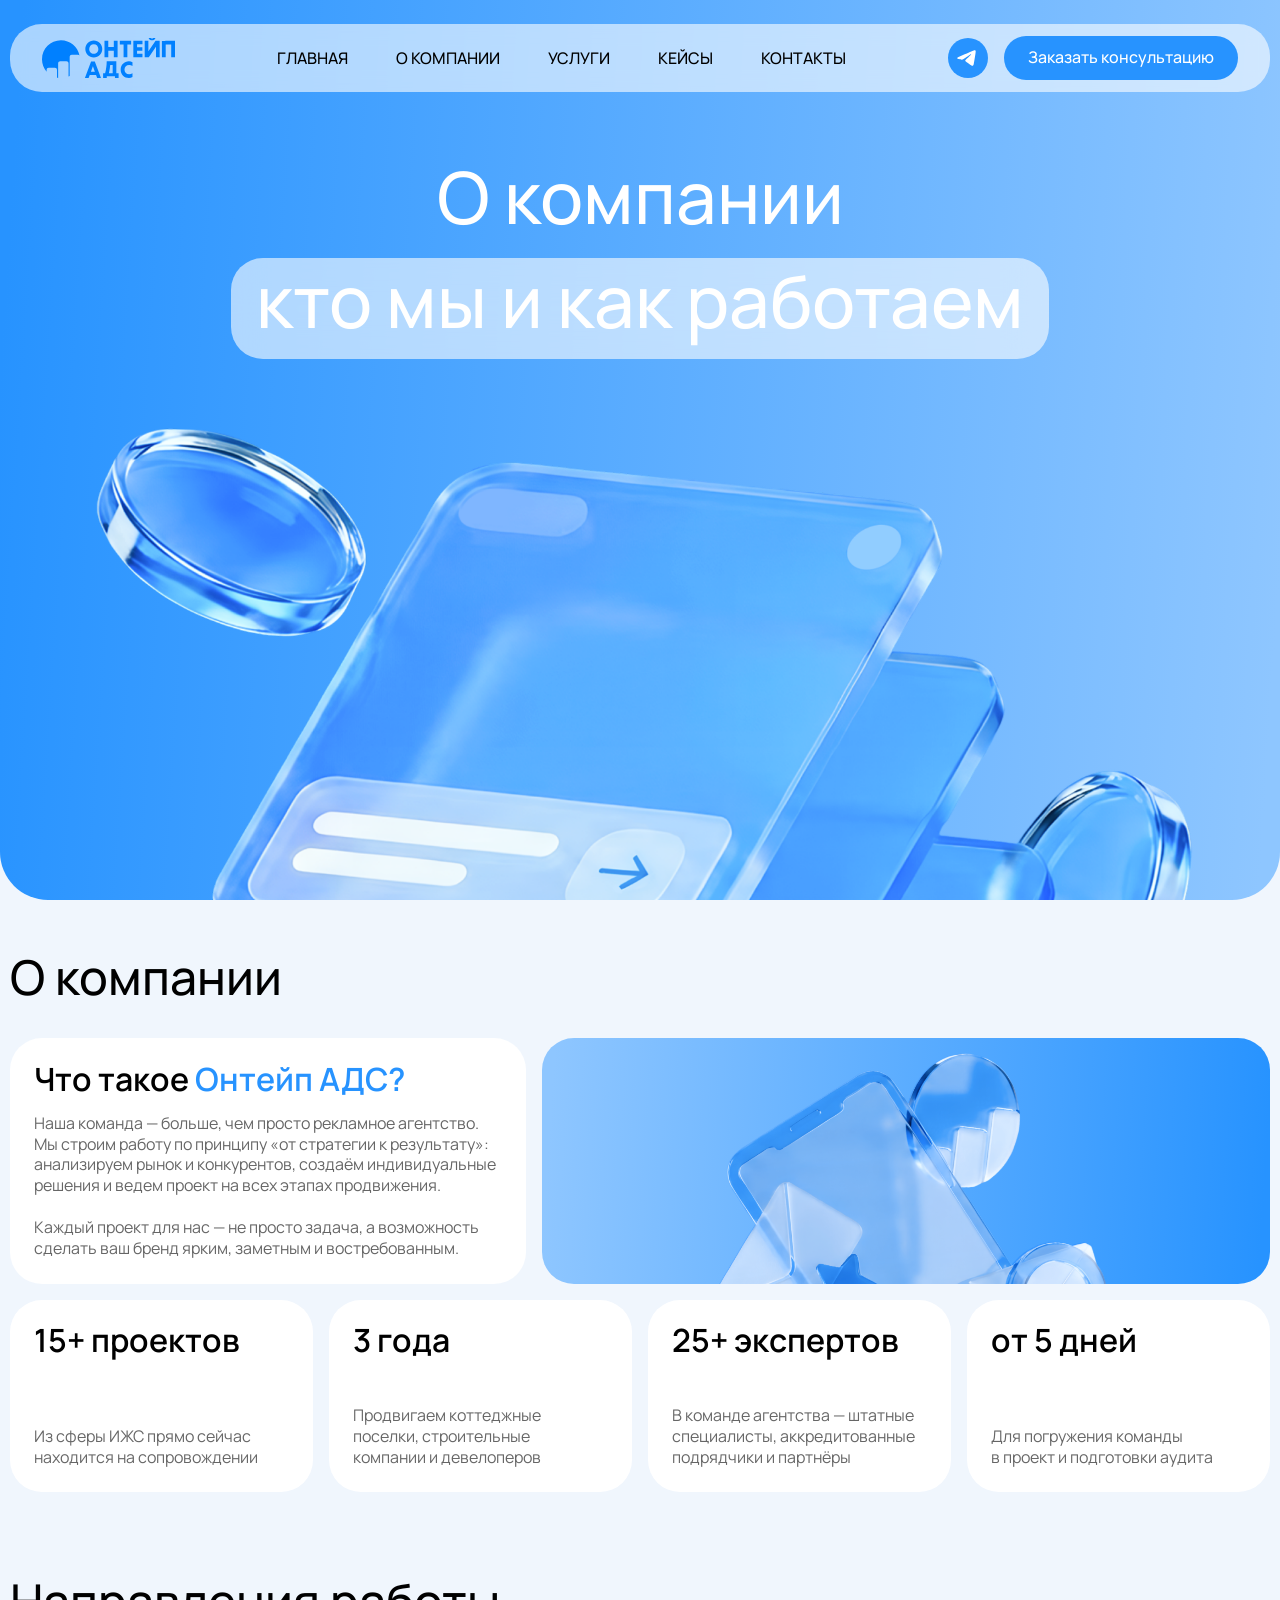
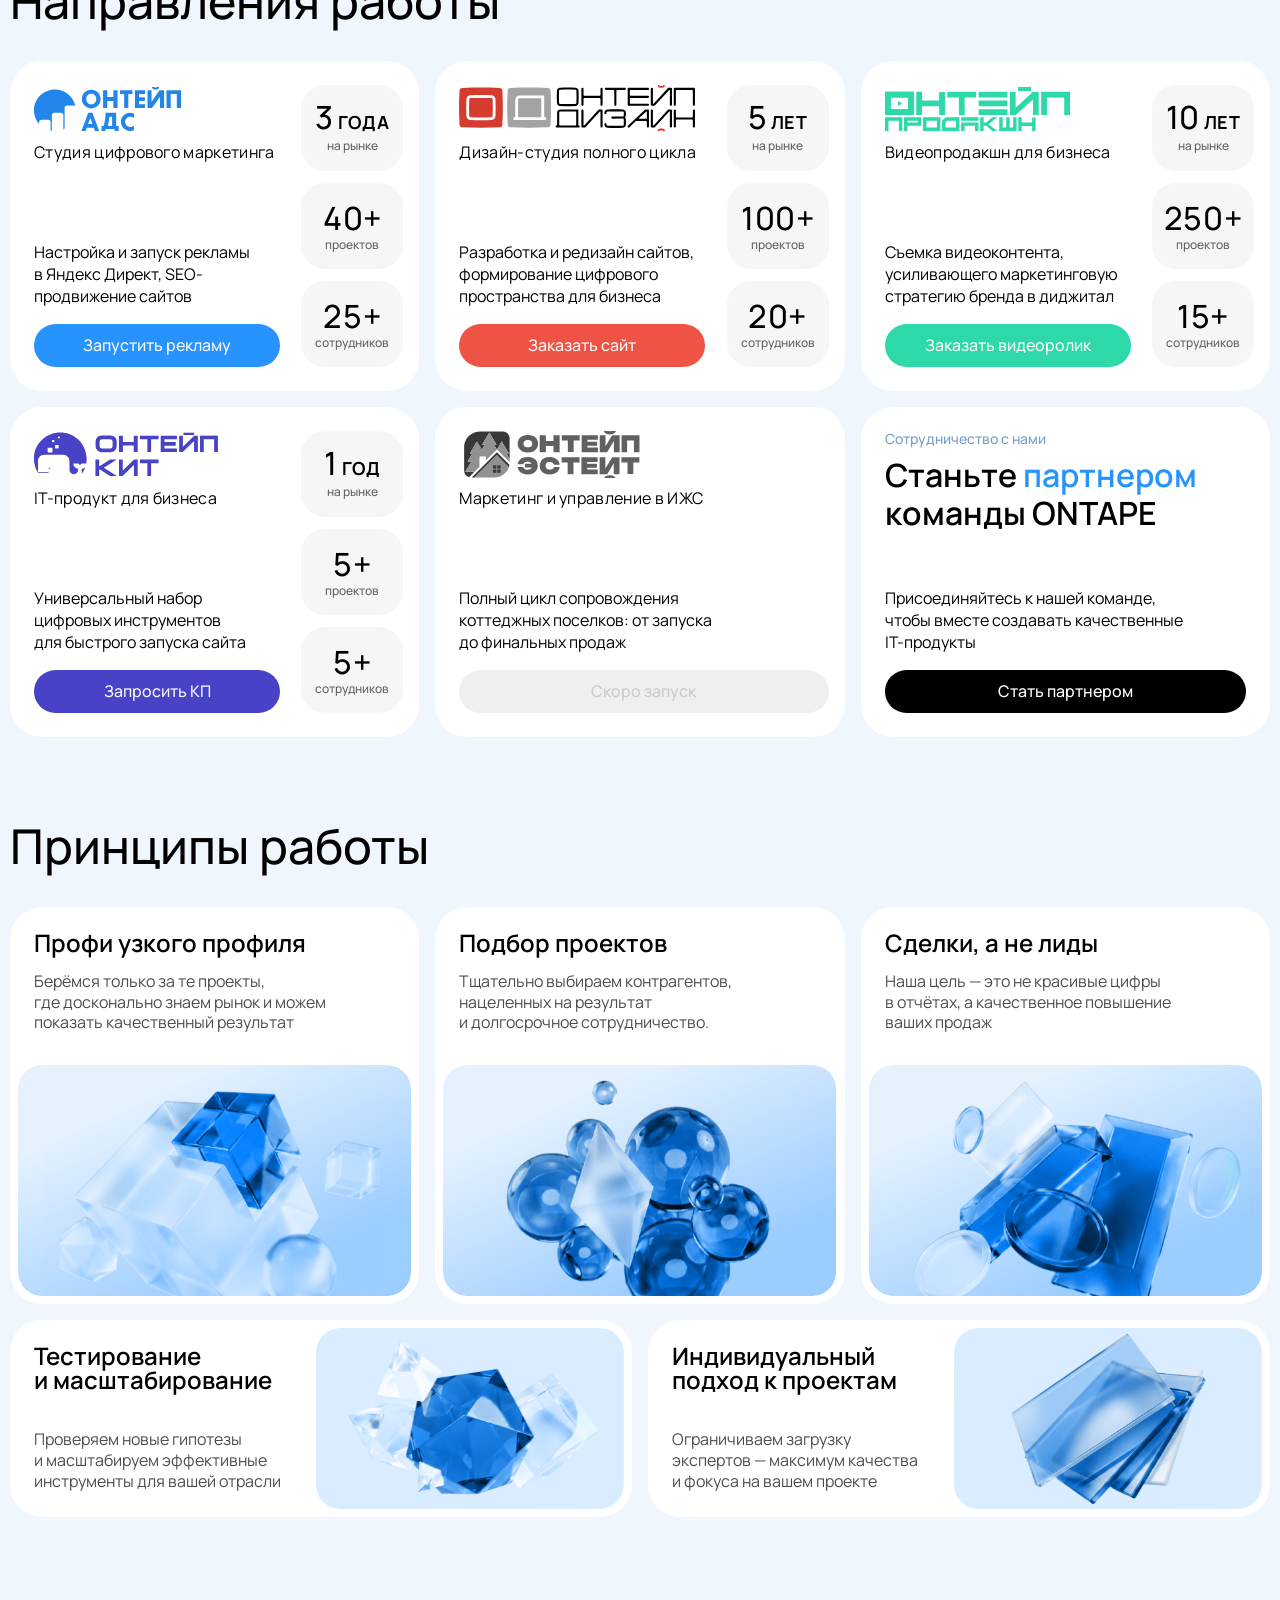
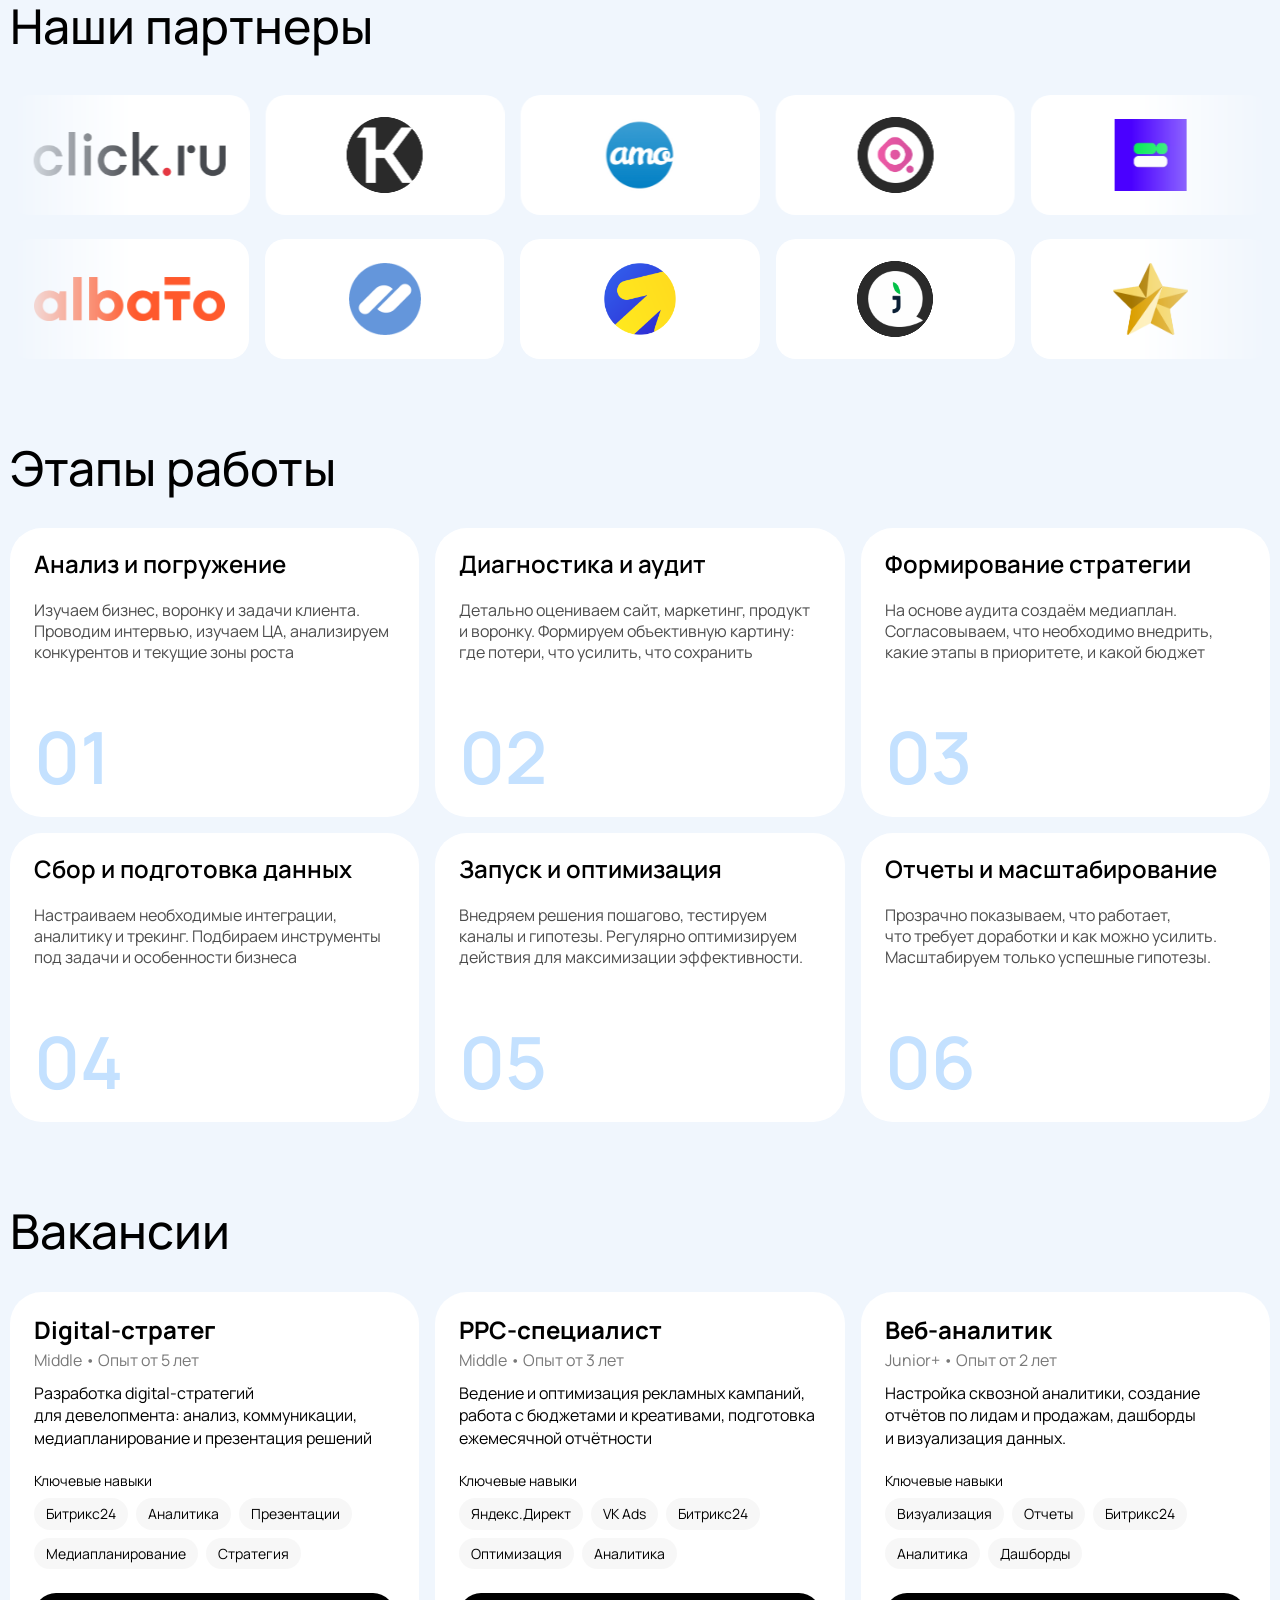
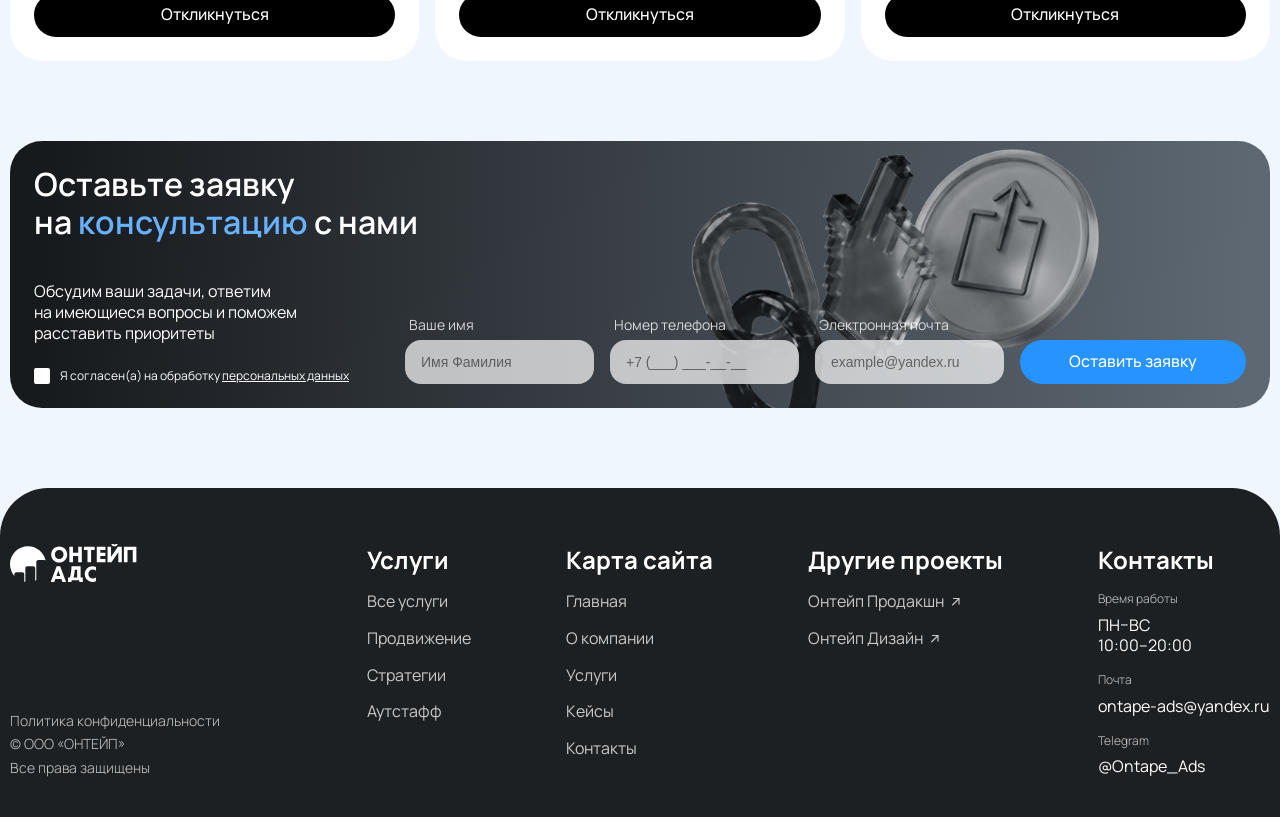
<file: company.html>
<!DOCTYPE html>
<html lang="ru">

<head>
    <meta charset="UTF-8">
    <meta name="viewport" content="width=device-width, initial-scale=1.0">
    <title>О компании</title>
    <link rel="stylesheet" href="assets/css/style.css">
    <script src="./assets/scripts/script.js" defer></script>
    <link rel="stylesheet" href="https://cdn.jsdelivr.net/npm/swiper@11/swiper-bundle.min.css" />
</head>

<body>
    <div id="page" class="site" style=" overflow-x: hidden;">
        <!-- header -->
        <header class="header">
            <div class="container">
                <div class="header__inner ">
                    <div class="header__top">
                        <a class="logo" href="index.html">
                            <img src="./assets/images/logo/logo.svg" alt="Логотип">
                        </a>

                        <nav aria-label="Основная навигация" class="desktop-nav">
                            <ul class="nav__list">
                                <li class="nav__item"><a class="nav__link" href="index.html">Главная</a></li>
                                <li class="nav__item"><a class="nav__link" href="company.html">О компании</a></li>
                                <li class="nav__item"><a class="nav__link" href="services.html">Услуги</a></li>
                                <li class="nav__item"><a class="nav__link" href="cases.html">кейсы</a></li>
                                <li class="nav__item"><a class="nav__link" href="contacts.html">Контакты</a></li>
                            </ul>
                        </nav>

                        <div class="header__right">
                            <div class="header__right_icon flex_row">
                                <a href="https://t.me/Ontape_Ads" target="_blank" class="icon-btn"
                                    aria-label="Telegram">
                                    <svg width="40" height="40" viewBox="0 0 40 40" fill="none"
                                        xmlns="http://www.w3.org/2000/svg">
                                        <rect width="40" height="40" rx="20" fill="#2793FF" />
                                        <path fill-rule="evenodd" clip-rule="evenodd"
                                            d="M10.5 18.9307C15.4558 16.7595 18.7603 15.3282 20.4138 14.6366C25.1348 12.6621 26.1157 12.3191 26.7551 12.3078C26.8958 12.3053 27.2102 12.3404 27.4139 12.5065C27.5858 12.6469 27.6332 12.8364 27.6558 12.9695C27.6784 13.1025 27.7066 13.4056 27.6842 13.6424C27.4284 16.3454 26.3214 22.9048 25.7583 25.9321C25.52 27.2131 25.0507 27.6426 24.5965 27.6847C23.6093 27.776 22.8597 27.0286 21.9035 26.3984C20.4073 25.4122 19.5621 24.7982 18.1098 23.8359C16.4314 22.7237 17.5194 22.1124 18.4759 21.1134C18.7262 20.852 23.0759 16.8737 23.16 16.5128C23.1706 16.4677 23.1803 16.2994 23.081 16.2106C22.9816 16.1218 22.8348 16.1521 22.729 16.1763C22.5789 16.2105 20.1887 17.7991 15.5585 20.9421C14.88 21.4105 14.2655 21.6388 13.7149 21.6268C13.108 21.6136 11.9404 21.2817 11.0724 20.998C10.0078 20.65 9.16169 20.4661 9.23537 19.8751C9.27374 19.5673 9.6953 19.2524 10.5 18.9307Z"
                                            fill="white" />
                                    </svg>

                                </a>
                            </div>
                            <a href="" class="header__right_btn main--btn js-open-modal">Заказать консультацию</a>

                            <button class="burger-btn" id="burgerBtn" type="button">
                                <span></span>
                                <span></span>
                                <span></span>
                            </button>
                        </div>
                    </div>

                    <div class="mobile-menu" id="mobileMenu">
                        <ul class="nav__list">
                            <li class="nav__item"><a class="nav__link" href="index.html">Главная</a></li>
                            <li class="nav__item"><a class="nav__link" href="company.html">О компании</a></li>
                            <li class="nav__item"><a class="nav__link" href="services.html">Услуги</a></li>
                            <li class="nav__item"><a class="nav__link" href="cases.html">кейсы</a></li>
                            <li class="nav__item"><a class="nav__link" href="contacts.html">Контакты</a></li>
                        </ul>

                        <div class="header__right mobile-only-right"
                            style="margin-top: 20px; display: flex; gap: 10px;">
                            <a href="" class="header__right_btn main--btn js-open-modal">Заказать консультацию</a>
                        </div>
                    </div>
                </div>
            </div>
        </header>
        <main id="primary" class="site-main">
            <!-- banner_main -->
            <section class="banner_main banner_main--company"
                style="background: linear-gradient(93.69deg, #2793FF 1.76%, #8EC6FF 98.43%);">
                <div class="banner_main__content container">
                    <div class="title-sub">
                        <h1>О компании
                        </h1>
                        <span class="banner-span"
                            style="padding: 0px 25px 15px 25px; -webkit-backdrop-filter: blur(20px);color: rgba(255, 255, 255, 1); background-color:rgba(255, 255, 255, 0.6); backdrop-filter: blur(20px); ">кто
                            мы и
                            как работаем</span>
                    </div>
                </div>
                <div class="banner_img">
                    <img src="./assets/images/banner/banner2.png" alt="">
                </div>
            </section>

            <section class="section text_block__v10 container top_mar_44">
                <h2 class="title">О компании</h2>
                <div class="text_block__v10--content flex_column">
                    <div class="text_block__v10_about flex_row">
                        <div class="text_block_v10_card card flex_column">
                            <h2>Что такое <span class="card_cpan">Онтейп АДС?</span></h2>
                            <p>Наша команда — больше, чем просто рекламное агентство.
                                Мы строим работу по&nbsp;принципу «от&nbsp;стратегии к результату»:
                                анализируем рынок и&nbsp;конкурентов, создаём индивидуальные
                                решения и ведем проект на&nbsp;всех этапах продвижения.
                                <br><br>
                                Каждый проект для нас — не просто задача, а&nbsp;возможность
                                сделать ваш бренд ярким, заметным и востребованным.
                            </p>
                        </div>
                        <div class="text_block__v10_img card">
                            <img src="./assets/images/company/about.png" alt="">
                        </div>
                    </div>
                    <div class="text_block__v10_adventages swiper adventages-slider">
                        <div class="swiper-wrapper">
                            <div class="text_block__v10_adv_card card flex_column swiper-slide">
                                <h3>15+ проектов</h3>
                                <p>Из сферы ИЖС прямо сейчас
                                    находится на сопровождении</p>
                            </div>
                            <div class="text_block__v10_adv_card card flex_column swiper-slide">
                                <h3>3 года</h3>
                                <p>Продвигаем коттеджные
                                    поселки, строительные
                                    компании и девелоперов</p>
                            </div>
                            <div class="text_block__v10_adv_card card flex_column swiper-slide">
                                <h3>25+ экспертов</h3>
                                <p>В команде агентства — штатные
                                    специалисты, аккредитованные
                                    подрядчики и партнёры</p>
                            </div>
                            <div class="text_block__v10_adv_card card flex_column swiper-slide">
                                <h3>от 5 дней</h3>
                                <p>Для погружения команды
                                    в проект и подготовки аудита</p>
                            </div>
                        </div>
                    </div>
                </div>
            </section>

            <section class="section text_block__v8 container top_mar">
                <h2 class="title">Направления работы</h2>
                <div class="text_block__v8--content grid-3">
                    <div class="text_block__v8_card card flex_row">
                        <div class="company_card__left flex_column">
                            <div class="company_card__logo">
                                <img src="./assets/images/logo/онтейпайдс.svg" alt="" style="max-width: 147px;">
                                <p class="compny_card__title">Студия цифрового маркетинга</p>
                            </div>
                            <div class="company_card__content">
                                <p class="company_card__text">Настройка и запуск рекламы в&nbsp;Яндекс
                                    Директ, SEO-продвижение сайтов</p>
                                <a href="" target="_blank" class="company_card--btn js-open-modal light--btn ads--btn"
                                    style="background-color: rgba(39, 147, 255, 1)">Запустить рекламу</a>
                            </div>
                        </div>
                        <div class="company_card__right flex_column">
                            <div class="company_card__adv flex_column">
                                <h4>3&#8239;<span class="comp-span">года</span></h4>
                                <p>на рынке</p>
                            </div>
                            <div class="company_card__adv flex_column">
                                <h3>40+</h3>
                                <p>проектов</p>
                            </div>
                            <div class="company_card__adv flex_column">
                                <h3>25+</h3>
                                <p>сотрудников</p>
                            </div>
                        </div>
                    </div>
                    <div class="text_block__v8_card card flex_row">
                        <div class="company_card__left flex_column">
                            <div class="company_card__logo">
                                <img src="./assets/images/logo/design.svg" alt="" style="max-width: 246px;">
                                <p class="compny_card__title">Дизайн-студия полного цикла</p>
                            </div>
                            <div class="company_card__content">
                                <p class="company_card__text">Разработка и редизайн сайтов,
                                    формирование цифрового пространства
                                    для бизнеса</p>
                                <a href="https://ontape-design.ru" class="company_card--btn light--btn design--btn"
                                    style="background-color: rgba(239, 83, 69, 1);">Заказать сайт</a>
                            </div>
                        </div>
                        <div class="company_card__right flex_column">
                            <div class="company_card__adv flex_column">
                                <h4>5&#8239;<span class="comp-span">лет</span></h4>
                                <p>на рынке</p>
                            </div>
                            <div class="company_card__adv flex_column">
                                <h3>100+</h3>
                                <p>проектов</p>
                            </div>
                            <div class="company_card__adv flex_column">
                                <h3>20+</h3>
                                <p>сотрудников</p>
                            </div>
                        </div>
                    </div>
                    <div class="text_block__v8_card card flex_row">
                        <div class="company_card__left flex_column">
                            <div class="company_card__logo">
                                <img src="./assets/images/logo/онтейпродакшен.svg" alt="" style="max-width: 185px;">
                                <p class="compny_card__title">Видеопродакшн для бизнеса</p>
                            </div>
                            <div class="company_card__content">
                                <p class="company_card__text">Съемка видеоконтента, усиливающего
                                    маркетинговую стратегию бренда
                                    в диджитал</p>
                                <a href="https://ontape-production.ru" target="_blank"
                                    class="company_card--btn light--btn prodaction--btn"
                                    style="background-color: rgba(45, 217, 169, 1);">Заказать видеоролик</a>
                            </div>
                        </div>
                        <div class="company_card__right flex_column">
                            <div class="company_card__adv flex_column">
                                <h4>10&#8239;<span class="comp-span">лет</span></h4>
                                <p>на рынке</p>
                            </div>
                            <div class="company_card__adv flex_column">
                                <h3>250+</h3>
                                <p>проектов</p>
                            </div>
                            <div class="company_card__adv flex_column">
                                <h3>15+</h3>
                                <p>сотрудников</p>
                            </div>
                        </div>
                    </div>

                    <div class="text_block__v8_card card flex_row">
                        <div class="company_card__left flex_column">
                            <div class="company_card__logo">
                                <img src="./assets/images/logo/кит.svg" alt="" style="max-width: 184px;">
                                <p class="compny_card__title">IT-продукт для бизнеса</p>
                            </div>
                            <div class="company_card__content">
                                <p class="company_card__text">Универсальный набор цифровых
                                    инструментов для&nbsp;быстрого запуска сайтa</p>
                                <a href="#" class="company_card--btn light--btn js-open-modal2 kit--btn"
                                    style="background-color: rgba(72, 66, 198, 1);">Запросить КП</a>
                            </div>
                        </div>
                        <div class="company_card__right flex_column">
                            <div class="company_card__adv flex_column">
                                <h4>1&#8239;<span class="comp-span">год</span></h4>
                                <p>на рынке</p>
                            </div>
                            <div class="company_card__adv flex_column">
                                <h3>5+</h3>
                                <p>проектов</p>
                            </div>
                            <div class="company_card__adv flex_column">
                                <h3>5+</h3>
                                <p>сотрудников</p>
                            </div>
                        </div>
                    </div>
                    <div class="text_block__v8_card card flex_row">
                        <div class="company_card__left flex_column">
                            <div class="company_card__logo">
                                <img src="./assets/images/logo/эстейт.svg" alt="">
                                <p class="compny_card__title">Маркетинг и управление в ИЖС</p>
                            </div>
                            <div class="company_card__content company_est" style="width: 100%; white-space: pre-line;">
                                <p class="company_card__text">Полный цикл сопровождения
                                    коттеджных поселков: от запуска
                                    до финальных продаж</p>
                                <a href="javascript:void(0);" class="company_card--btn light--btn"
                                    style="background-color: rgba(239, 239, 239, 1); color: rgba(58, 58, 58, 0.2); cursor: not-allowed; width: 100%; text-align: center; white-space: nowrap;">Скоро запуск</a>
                            </div>
                        </div>


                    </div>
                    <div class="text_block__v8--card card flex_column">
                        <div class="text_block__v8_top">
                            <p class="text_block__v8_subtitle">Сотрудничество с нами</p>
                            <h3 class="text_block__v8_title">Станьте <span class="card_cpan">партнером</span>
                                команды ONTAPE
                            </h3>
                        </div>
                        <div class="text_bottom__v8_bottom flex_column">
                            <p class="text_block__v8_text">Присоединяйтесь к нашей команде,
                                чтобы вместе создавать качественные
                                IT-продукты</p>
                            <a href="#" class="text_block__v8--btn dark--btn js-open-modal">Стать партнером</a>
                        </div>
                    </div>
                </div>
            </section>

            <section class="section text_block__v5 container top_mar">
                <h2 class="title">Принципы работы</h2>
                <div class="text_block__v5--content swiper principles-slider">
                    <div class="swiper-wrapper">
                        <div class="text_block__v5_card card flex_column swiper-slide span-2">
                            <div class="text_block__v5_card__content flex_column">
                                <h3>Профи узкого профиля</h3>
                                <p>Берёмся только за те проекты,
                                    где досконально знаем рынок и можем
                                    показать качественный результат</p>
                            </div>
                            <div class="text_block__v5_card__img card">
                                <img src="./assets/images/principles/principes1.png" alt="">
                            </div>
                        </div>
                        <div class="text_block__v5_card card flex_column swiper-slide span-2">
                            <div class="text_block__v5_card__content flex_column">
                                <h3>Подбор
                                    проектов</h3>
                                <p>Тщательно выбираем контрагентов,
                                    нацеленных на результат
                                    и долгосрочное сотрудничество.</p>
                            </div>
                            <div class="text_block__v5_card__img card">
                                <img src="./assets/images/principles/principes2.png" alt="">
                            </div>
                        </div>
                        <div class="text_block__v5_card card flex_column swiper-slide span-2">
                            <div class="text_block__v5_card__content flex_column">
                                <h3>Сделки,
                                    а не лиды</h3>
                                <p>Наша цель — это не красивые цифры
                                    в отчётах, а качественное повышение
                                    ваших продаж</p>
                            </div>
                            <div class="text_block__v5_card__img card">
                                <img src="./assets/images/principles/principes3.png" alt="">
                            </div>
                        </div>
                        <div class="text_block__v5_card_v2 card flex_row swiper-slide span-3">
                            <div class="text_block__v5_card__content flex_column">
                                <h3>Тестирование
                                    и масштабирование</h3>
                                <p>Проверяем новые гипотезы
                                    и масштабируем эффективные
                                    инструменты для вашей отрасли</p>
                            </div>
                            <div class="text_block__v5_card__img card">
                                <img style="left: 0;" src="./assets/images/principles/principes4.png" alt="">
                            </div>
                        </div>
                        <div class="text_block__v5_card_v2 card flex_row swiper-slide span-3">
                            <div class="text_block__v5_card__content flex_column">
                                <h3>Индивидуальный
                                    подход к проектам</h3>
                                <p>Ограничиваем загрузку
                                    экспертов — максимум качества
                                    и фокуса на вашем проекте</p>
                            </div>
                            <div class="text_block__v5_card__img card">
                                <img src="./assets/images/principles/principes5.png" alt="">
                            </div>
                        </div>
                    </div>
                </div>
            </section>

            <section class="section text_block__v6 track_wh  top_mar">
                <div class="title_content gap_10 container">
                    <h2 class="title">Наши партнеры</h2>
                </div>
                <div class="partners_content container">
                    <div class="partners_slider partners_slider--forward swiper ">
                        <div class="swiper-wrapper">
                            <div class="swiper-slide partners_slide">
                                <img src="./assets/images/logo/partner18.svg" alt="">
                            </div>
                            <div class="swiper-slide partners_slide">
                                <img src="./assets/images/logo/partner1.png" alt="">
                            </div>
                            <div class="swiper-slide partners_slide">
                                <img src="./assets/images/logo/partner22.png" alt="">
                            </div>
                            <div class="swiper-slide partners_slide">
                                <img src="./assets/images/logo/partner3.png" class="track_wh__logo partner3" alt="">
                            </div>
                            <div class="swiper-slide partners_slide">
                                <img src="./assets/images/logo/partner4.png" alt="">
                            </div>
                            <div class="swiper-slide partners_slide">
                                <img src="./assets/images/logo/partner5.png" alt="" class="track_wh__logo">
                            </div>
                            <div class="swiper-slide partners_slide">
                                <img src="./assets/images/logo/partner6.png" alt="">
                            </div>
                            <div class="swiper-slide partners_slide">
                                <img src="./assets/images/logo/partner7.png" alt="">
                            </div>
                            <div class="swiper-slide partners_slide">
                                <img src="./assets/images/logo/partner8.png" alt="">
                            </div>
                        </div>
                    </div>
                    <div class="partners_slider partners_slider--reverse swiper">
                        <div class="swiper-wrapper">
                            <div class="swiper-slide partners_slide">
                                <img src="./assets/images/logo/partner10.png" alt="">
                            </div>
                            <div class="swiper-slide partners_slide">
                                <img src="./assets/images/logo/partner11.png" alt="">
                            </div>
                            <div class="swiper-slide partners_slide">
                                <img src="./assets/images/logo/partner12.png" class="track_wh__logo" alt="">
                            </div>
                            <div class="swiper-slide partners_slide">
                                <img src="./assets/images/logo/partner13.png" alt="">
                            </div>
                            <div class="swiper-slide partners_slide">
                                <img src="./assets/images/logo/partner14.png" alt="">
                            </div>
                            <div class="swiper-slide partners_slide">
                                <img src="./assets/images/logo/partner15.png" alt="">
                            </div>
                            <div class="swiper-slide partners_slide">
                                <img src="./assets/images/logo/partner17.png" alt="">
                            </div>
                        </div>
                    </div>
                </div>
            </section>

            <section class="section text_block__v11 container top_mar">
                <h2 class="title">Этапы работы</h2>
                <div class="text_block__v11--content swiper etap-slider">
                    <div class="swiper-wrapper">
                        <div class="text_block__v11_card card flex_column swiper-slide">
                            <div class="text_block__v11_card__content flex_column">
                                <h3>Анализ
                                    и погружение</h3>
                                <p>Изучаем бизнес, воронку и задачи клиента.
                                    Проводим интервью, изучаем ЦА, анализируем
                                    конкурентов и&nbsp;текущие зоны роста</p>
                            </div>
                            <span class="stages_span">01</span>
                        </div>
                        <div class="text_block__v11_card card flex_column swiper-slide">
                            <div class="text_block__v11_card__content flex_column">
                                <h3>Диагностика
                                    и аудит</h3>
                                <p>Детально оцениваем сайт, маркетинг, продукт
                                    и воронку. Формируем объективную картину:
                                    где потери, что усилить, что сохранить</p>
                            </div>
                            <span class="stages_span">02</span>
                        </div>
                        <div class="text_block__v11_card card flex_column swiper-slide">
                            <div class="text_block__v11_card__content flex_column">
                                <h3>Формирование
                                    стратегии</h3>
                                <p>На основе аудита создаём медиаплан.
                                    Согласовываем, что необходимо внедрить,
                                    какие этапы в приоритете, и какой бюджет</p>
                            </div>
                            <span class="stages_span">03</span>
                        </div>
                        <div class="text_block__v11_card card flex_column swiper-slide">
                            <div class="text_block__v11_card__content flex_column">
                                <h3>Сбор и подготовка
                                    данных</h3>
                                <p>Настраиваем необходимые интеграции,
                                    аналитику и трекинг. Подбираем инструменты
                                    под задачи и особенности бизнеса</p>
                            </div>
                            <span class="stages_span">04</span>
                        </div>
                        <div class="text_block__v11_card card flex_column swiper-slide">
                            <div class="text_block__v11_card__content flex_column">
                                <h3>Запуск
                                    и оптимизация</h3>
                                <p>Внедряем решения пошагово, тестируем
                                    каналы и гипотезы. Регулярно оптимизируем
                                    действия для максимизации эффективности.</p>
                            </div>
                            <span class="stages_span">05</span>
                        </div>
                        <div class="text_block__v11_card card flex_column swiper-slide">
                            <div class="text_block__v11_card__content flex_column">
                                <h3>Отчеты
                                    и масштабирование</h3>
                                <p>Прозрачно показываем, что работает,
                                    что требует доработки и как можно усилить.
                                    Масштабируем только успешные гипотезы.</p>
                            </div>
                            <span class="stages_span">06</span>
                        </div>
                    </div>
                </div>
            </section>

            <section class="section text_block__v9 container top_mar" id="vacancy">
                <h2 class="title">Вакансии</h2>
                <div class="text_block__v9--content grid-3">
                    <div class="vacancy--card card flex_column">
                        <h3>Digital-стратег</h3>
                        <p class="experiance">Middle • Опыт от 5 лет</p>
                        <p class="vacancy__description">Разработка digital-стратегий для девелопмента: анализ,
                            коммуникации, медиапланирование и&nbsp;презентация решений</p>
                        <p class="vacancy__skills_title">Ключевые навыки</p>
                        <div class="vacacy__skills">
                            <div class="vacacy__skill flex_row">
                                <p>Битрикс24</p>
                                <p>Аналитика</p>
                                <p>Презентации</p>
                            </div>
                            <div class="vacacy__skill flex_row">
                                <p>Медиапланирование</p>
                                <p>Стратегия</p>
                            </div>
                        </div>
                        <a href="javascript:void(0);"
                            class="vacancy--btn dark--btn js-open-modalVacancy">Откликнуться</a>
                    </div>
                    <div class="vacancy--card card flex_column">
                        <h3>PPC-специалист</h3>
                        <p class="experiance">Middle • Опыт от 3 лет</p>
                        <p class="vacancy__description">Ведение и оптимизация рекламных кампаний, работа с бюджетами 
                            и&nbsp;креативами, подготовка ежемесячной отчётности</p>
                        <p class="vacancy__skills_title">Ключевые навыки</p>
                        <div class="vacacy__skills">
                            <div class="vacacy__skill flex_row">
                                <p>Яндекс.Директ</p>
                                <p>VK Ads</p>
                                 <p>Битрикс24</p>
                            </div>
                            <div class="vacacy__skill flex_row">
                                <p>Оптимизация</p>
                                <p>Аналитика</p>
                            </div>
                        </div>
                        <a href="javascript:void(0);"
                            class="vacancy--btn dark--btn js-open-modalVacancy">Откликнуться</a>
                    </div>
                    <div class="vacancy--card card flex_column">
                        <h3>Веб-аналитик</h3>
                        <p class="experiance">Junior+ • Опыт от 2 лет</p>
                        <p class="vacancy__description">Настройка сквозной аналитики, создание отчётов по лидам и
                            продажам, дашборды и визуализация данных.</p>
                        <p class="vacancy__skills_title">Ключевые навыки</p>
                        <div class="vacacy__skills">
                            <div class="vacacy__skill flex_row">
                                <p>Визуализация</p>
                                <p>Отчеты</p>
                                <p>Битрикс24</p>
                            </div>
                            <div class="vacacy__skill flex_row">
                                <p>Аналитика</p>
                                <p>Дашборды</p>
                            </div>
                        </div>
                        <a href="javascript:void(0);"
                            class="vacancy--btn dark--btn js-open-modalVacancy">Откликнуться</a>
                    </div>
                </div>
            </section>

            <div class="container top_mar">
                <section class="section text_block__v4 card">
                    <div class="text_block__v4--wrapper">
                        <h2 class="text_block__v4--title_v2">
                            Оставьте заявку<br>
                            на&nbsp;<span class="form-span">консультацию</span> с нами
                        </h2>

                        <div class="text_block__v4--left flex_row">
                            <div class="text_block__v4--title">
                                <p>Обсудим ваши задачи, ответим на&nbsp;имеющиеся вопросы и поможем расставить приоритеты</p>

                                <label class="form_checkbox">
                                    <input class="form_checkbox__input" type="checkbox" name="agreement" required>
                                    <span class="form-checkbox__text">Я согласен(а) на обработку
                                        <a class="uderline-span" href="policy.html">персональных данных</a>
                                    </span>
                                </label>
                            </div>

                            <form action="#" class="text_block__v4--form form_section">
                                <div class="form_section__fields">
                                    <div class="form_group">
                                        <label for="name" class="form_label">Ваше имя</label>
                                        <input type="text" class="form_input" name="name" placeholder="Имя Фамилия"
                                            required>
                                    </div>
                                    <div class="form_group">
                                        <label for="tel" class="form_label">Номер телефона</label>
                                        <input type="tel" class="form_input" name="tel" placeholder="+7 (___) ___-__-__"
                                            required>
                                    </div>
                                    <div class="form_group">
                                        <label for="email" class="form_label">Электронная почта</label>
                                        <input type="email" class="form_input" name="email"
                                            placeholder="example@yandex.ru" required>
                                    </div>
                                    <button class="form_section__btn main--btn">Оставить заявку</button>
                                    <p class="mobile_politic">Нажимая кнопку Вы соглашаетесь с правилами
                                        и Политикой конфиденциальности ресурса.</p>
                                </div>
                            </form>
                        </div>

                        <div class="form-bg-image form2"
                            style="background-image: url('./assets/images/form/form2.png');"></div>

                    </div>
                </section>
            </div>
            <footer>
                <div class="footer__inner container top_mar grid-2">
                    <div class="footer_left flex_column">
                        <div class="logo">
                            <img src="./assets/images/logo/logofooter.svg" alt="">
                        </div>
                        <div class="footer_policy flex_column">
                            <a href="policy.html">Политика
                                конфиденциальности</a>
                            <div class="footer_policy__right">
                                <p>© ООО «ОНТЕЙП»</p>
                                <p>Все права защищены</p>
                            </div>
                        </div>
                    </div>
                    <div class="footer_right grid-4">
                        <div class="footer_block1 flex_column">
                            <h3>Услуги</h3>
                            <a href="services.html">Все услуги</a>
                            <a href="services.html#promotion">Продвижение</a>
                            <a href="services.html#strategies">Стратегии</a>
                            <a href="services.html#outstaff">Аутстафф</a>
                        </div>
                        <div class="footer_block2 flex_column">
                            <h3>Карта сайта</h3>
                            <a href="services.html">Главная</a>
                            <a href="company.html">О компании</a>
                            <a href="services.html">Услуги</a>
                            <a href="cases.html">Кейсы</a>
                            <a href="contacts.html">Контакты</a>
                        </div>
                        <div class="footer_block3 flex_column">
                            <h3>Другие проекты</h3>
                            <div class="footer_block3__btn flex_row">
                                <a href="https://ontape-production.ru">Онтейп Продакшн</a>
                                <svg width="10" height="10" viewBox="0 0 11 12" fill="none"
                                    xmlns="http://www.w3.org/2000/svg">
                                    <path d="M0.530334 11L9.53033 2M1.53033 2H9.53033V10" stroke="#C9C9C9"
                                        stroke-width="1.5" />
                                </svg>
                            </div>
                            <div class="footer_block3__btn flex_row">
                                <a href="https://ontape-design.ru">Онтейп Дизайн</a>
                                <svg width="10" height="10" viewBox="0 0 11 12" fill="none"
                                    xmlns="http://www.w3.org/2000/svg">
                                    <path d="M0.530334 11L9.53033 2M1.53033 2H9.53033V10" stroke="#C9C9C9"
                                        stroke-width="1.5" />
                                </svg>
                            </div>
                        </div>
                        <div class="footer_block4 flex_column">
                            <h3>Контакты</h3>
                            <div class="footer_block4__group flex_column">
                                <p>Время работы</p>
                                <h4>ПН–ВС
                                    10:00–20:00</h4>
                            </div>
                            <div class="footer_block4__group flex_column">
                                <p>Почта</p>
                                <a href="mailto:ontape-ads@yandex.ru">ontape-ads@yandex.ru</a>
                            </div>
                            <div class="footer_block4__group flex_column">
                                <p>Telegram</p>
                                <a href="https://t.me/Ontape_Ads">@Ontape_Ads</a>
                            </div>
                        </div>
                    </div>
                </div>
            </footer>
            <div class="close-popup" id="popupModal">
                <div class="close-popup__form flex_column">
                    <h2>Оставьте заявку
                        на&nbsp;консультацию</h2>
                    <div class="close-popup__form_clos" id="closePopupBtn"></div>
                    <form action="">
                        <div class="input-group">
                            <label for="">Ваше имя</label>
                            <input type="text" name="" id="" placeholder="Имя Фамилия">
                            <div class="input-error">Заполните это поле</div>
                        </div>
                        <div class="input-group">
                            <label for="">Телефон для связи</label>
                            <input type="text" name="" id="" placeholder="+7 (___) ___-__-__">
                            <div class="input-error">Заполните это поле</div>
                        </div>
                        <div class="input-group">
                            <label for="">Электронная почта</label>
                            <input type="text" name="" id="" placeholder="example@yandex.ru">
                            <div class="input-error">Заполните это поле</div>
                        </div>
                        <div class="popup_checkbox_wrapper">
                            <label class="fpopup_checkbox">
                                <input class="popup_checkbox__input" type="checkbox" name="agreement" id="" required>
                                <span class="popup-checkbox__text">Я согласен(а) на обработку
                                    <a class="uderline-span" href="policy.html">персональных данных</a></span>
                            </label>
                        </div>
                        <button type="submit">Отправить заявку</button>
                        <p class="close-popup__policy">Нажимая кнопку Вы соглашаетесь с правилами и <a
                                href="policy.html">Политикой конфиденциальности
                                ресурса.</a></p>
                    </form>
                </div>
            </div>

            <div class="popup-confirmed">
                <div class="popup-confirmed--content">
                    <h2>Заявка отправлена!</h2>
                    <p>Наши специалисты свяжутся с вами в ближайшее время по номеру <br>
                        +7 (___) ___-__-__</p>
                </div>
                <div class="popup-confirmed__icon">
                    <svg width="20" height="18" viewBox="0 0 20 18" fill="none" xmlns="http://www.w3.org/2000/svg">
                        <path d="M17.8182 1.50008L6.39545 16.5001L1.5 10.8751" stroke="#68B2FF" stroke-width="3"
                            stroke-linecap="round" stroke-linejoin="round" />
                    </svg>
                </div>
            </div>

            <div class="close-popupVacancy" id="vacancyModal">
                <div class="close-popup__form flex_column">
                    <h2>Работа в Ontape:
                        *наименование вакансии*</h2>
                    <div class="close-popup__form_clos" id="closeVacancyBtn"></div>
                    <form action="">
                        <div class="input-group">
                            <label for="">Ваше имя</label>
                            <input type="text" name="" id="" placeholder="Имя Фамилия">
                            <div class="input-error">Заполните это поле</div>
                        </div>
                        <div class="input-group">
                            <label for="">Телефон для связи</label>
                            <input type="text" name="" id="" placeholder="+7 (___) ___-__-__">
                            <div class="input-error">Заполните это поле</div>
                        </div>
                        <div class="input-group">
                            <label for="">Электронная почта</label>
                            <input type="text" name="" id="" placeholder="example@yandex.ru">
                            <div class="input-error">Заполните это поле</div>
                        </div>
                        <div class="popup_checkbox_wrapper">
                            <label class="fpopup_checkbox">
                                <input class="popup_checkbox__input" type="checkbox" name="agreement" id="" required>
                                <span class="popup-checkbox__text">Я согласен(а) на обработку
                                    <a class="uderline-span" href="policy.html">персональных данных</a></span>
                            </label>
                        </div>
                        <button type="submit">Откликнуться</button>
                        <p class="close-popup__policy">Нажимая кнопку Вы соглашаетесь с правилами и <a
                                href="policy.html">Политикой конфиденциальности
                                ресурса.</a></p>
                    </form>
                </div>
            </div>

            <div class="close-popupKit" id="popupModalKit">
                <div class="close-popup__form flex_column">
                    <h2>Запросить КП</h2>
                    <div class="close-popup__form_clos" id="closePopupBtnKit"></div>
                    <form action="">
                        <div class="input-group">
                            <label for="">Ваше имя</label>
                            <input type="text" name="" id="" placeholder="Имя Фамилия">
                            <div class="input-error">Заполните это поле</div>
                        </div>
                        <div class="input-group">
                            <label for="">Телефон для связи</label>
                            <input type="text" name="" id="" placeholder="+7 (___) ___-__-__">
                            <div class="input-error">Заполните это поле</div>
                        </div>
                        <div class="input-group">
                            <label for="">Электронная почта</label>
                            <input type="text" name="" id="" placeholder="example@yandex.ru">
                            <div class="input-error">Заполните это поле</div>
                        </div>
                        <div class="popup_checkbox_wrapper">
                            <label class="fpopup_checkbox">
                                <input class="popup_checkbox__input" type="checkbox" name="agreement" id="" required>
                                <span class="popup-checkbox__text">Я согласен(а) на обработку
                                    <a class="uderline-span" href="policy.html">персональных данных</a></span>
                            </label>
                        </div>
                        <button type="submit">Запросить КП</button>
                        <p class="close-popup__policy">Нажимая кнопку Вы соглашаетесь с правилами и <a
                                href="policy.html">Политикой конфиденциальности
                                ресурса.</a></p>
                    </form>
                </div>
            </div>
        </main>
    </div>
    <script src="https://cdn.jsdelivr.net/npm/swiper@11/swiper-bundle.min.js"></script>

</body>

</html>
</file>
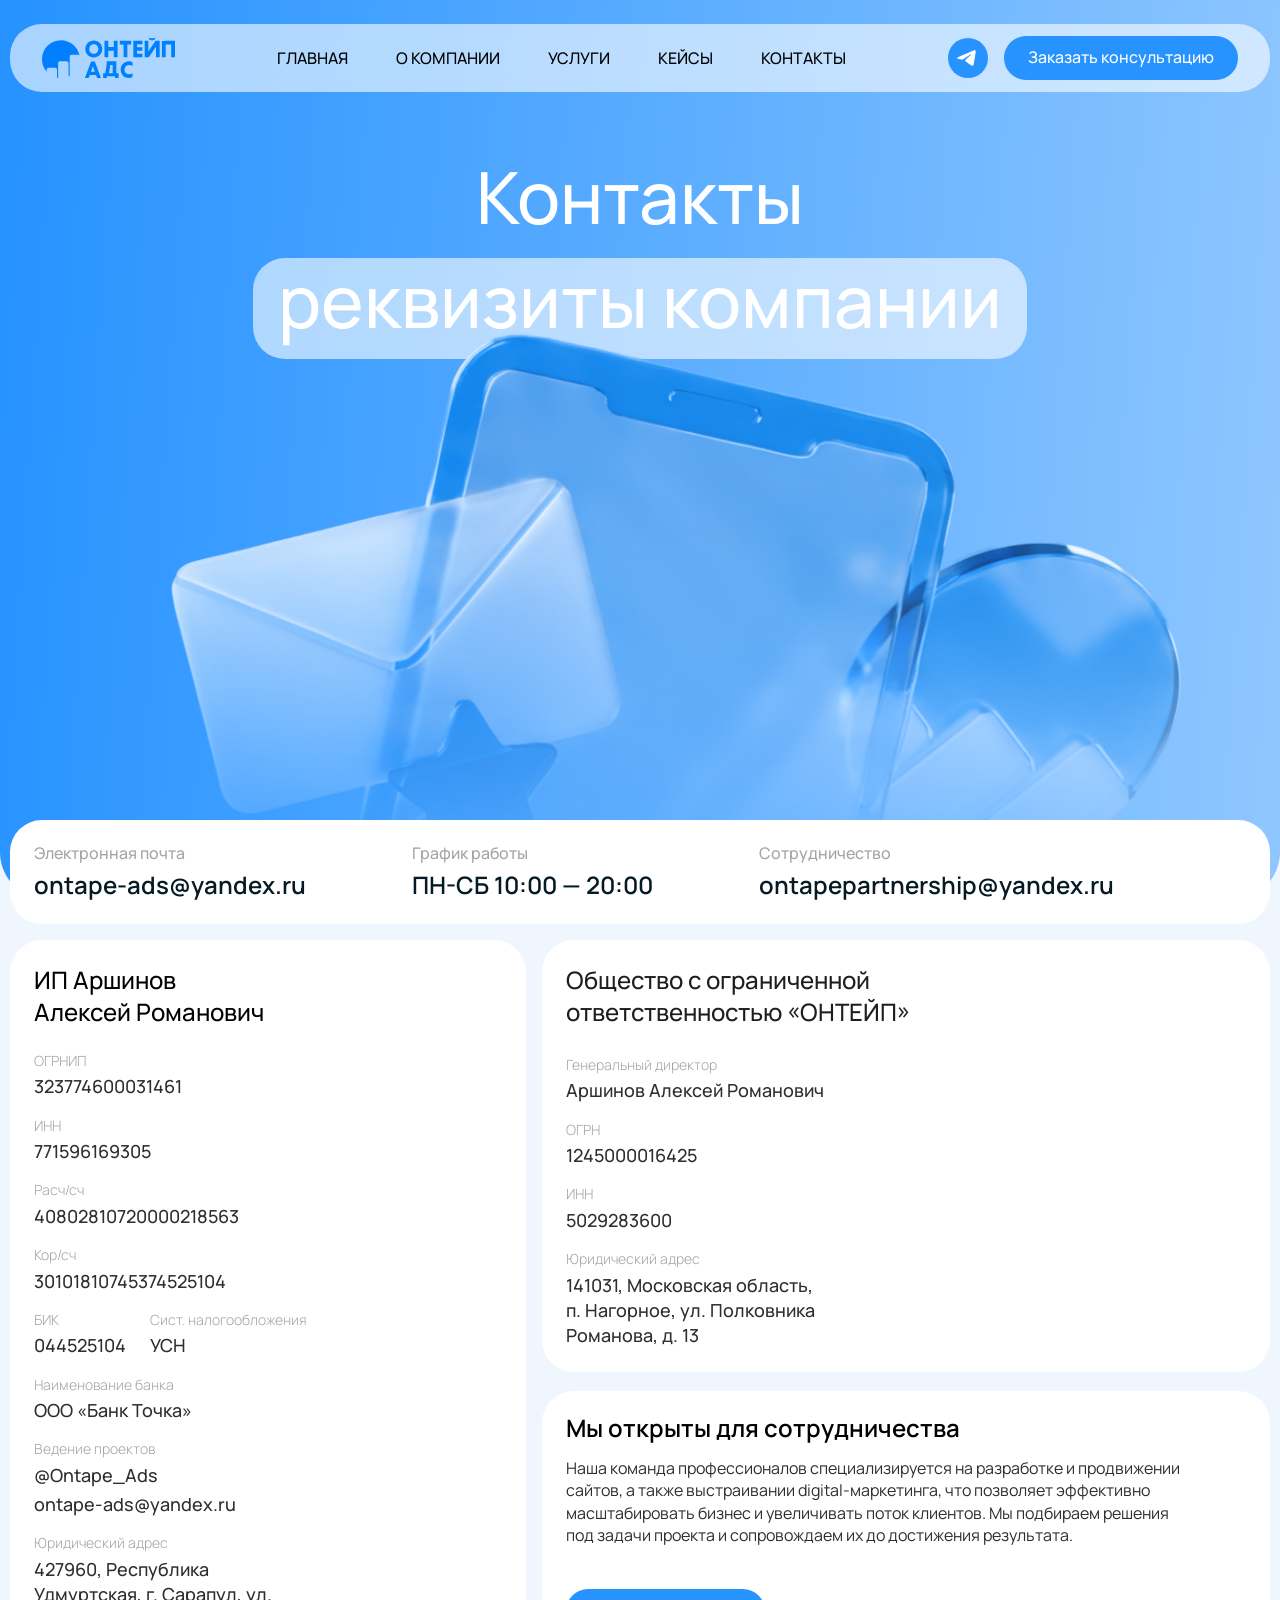
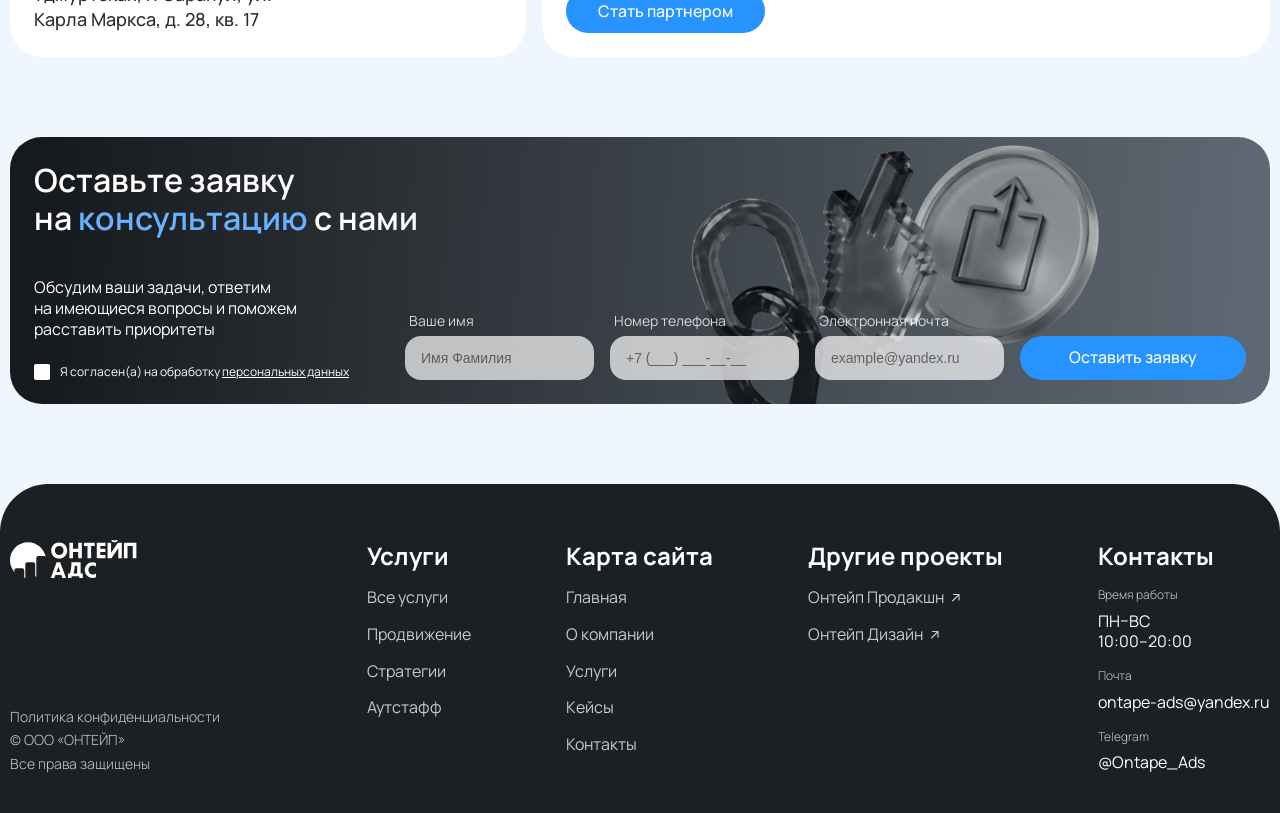
<file: contacts.html>
<!DOCTYPE html>
<html lang="ru">

<head>
    <meta charset="UTF-8">
    <meta name="viewport" content="width=device-width, initial-scale=1.0">
    <title>Контакты</title>
    <link rel="stylesheet" href="assets/css/style.css">
    <script src="./assets/scripts/script.js" defer></script>
    <link rel="stylesheet" href="https://cdn.jsdelivr.net/npm/swiper@11/swiper-bundle.min.css" />
</head>

<body>
    <div id="page" class="site">
        <!-- header -->
        <header class="header">
            <div class="container">
                <div class="header__inner ">
                    <div class="header__top">
                        <a class="logo" href="index.html">
                            <img src="./assets/images/logo/logo.svg" alt="Логотип">
                        </a>

                        <nav aria-label="Основная навигация" class="desktop-nav">
                            <ul class="nav__list">
                                <li class="nav__item"><a class="nav__link" href="index.html">Главная</a></li>
                                <li class="nav__item"><a class="nav__link" href="company.html">О компании</a></li>
                                <li class="nav__item"><a class="nav__link" href="services.html">Услуги</a></li>
                                <li class="nav__item"><a class="nav__link" href="cases.html">кейсы</a></li>
                                <li class="nav__item"><a class="nav__link" href="contacts.html">Контакты</a></li>
                            </ul>
                        </nav>

                        <div class="header__right">
                            <div class="header__right_icon flex_row">
                                <a href="https://t.me/Ontape_Ads" target="_blank" class="icon-btn"
                                    aria-label="Telegram">
                                    <svg width="40" height="40" viewBox="0 0 40 40" fill="none"
                                        xmlns="http://www.w3.org/2000/svg">
                                        <rect width="40" height="40" rx="20" fill="#2793FF" />
                                        <path fill-rule="evenodd" clip-rule="evenodd"
                                            d="M10.5 18.9307C15.4558 16.7595 18.7603 15.3282 20.4138 14.6366C25.1348 12.6621 26.1157 12.3191 26.7551 12.3078C26.8958 12.3053 27.2102 12.3404 27.4139 12.5065C27.5858 12.6469 27.6332 12.8364 27.6558 12.9695C27.6784 13.1025 27.7066 13.4056 27.6842 13.6424C27.4284 16.3454 26.3214 22.9048 25.7583 25.9321C25.52 27.2131 25.0507 27.6426 24.5965 27.6847C23.6093 27.776 22.8597 27.0286 21.9035 26.3984C20.4073 25.4122 19.5621 24.7982 18.1098 23.8359C16.4314 22.7237 17.5194 22.1124 18.4759 21.1134C18.7262 20.852 23.0759 16.8737 23.16 16.5128C23.1706 16.4677 23.1803 16.2994 23.081 16.2106C22.9816 16.1218 22.8348 16.1521 22.729 16.1763C22.5789 16.2105 20.1887 17.7991 15.5585 20.9421C14.88 21.4105 14.2655 21.6388 13.7149 21.6268C13.108 21.6136 11.9404 21.2817 11.0724 20.998C10.0078 20.65 9.16169 20.4661 9.23537 19.8751C9.27374 19.5673 9.6953 19.2524 10.5 18.9307Z"
                                            fill="white" />
                                    </svg>

                                </a>
                            </div>
                            <a href="" class="header__right_btn main--btn js-open-modal">Заказать консультацию</a>

                            <button class="burger-btn" id="burgerBtn" type="button">
                                <span></span>
                                <span></span>
                                <span></span>
                            </button>
                        </div>
                    </div>

                    <div class="mobile-menu" id="mobileMenu">
                        <ul class="nav__list">
                            <li class="nav__item"><a class="nav__link" href="index.html">Главная</a></li>
                            <li class="nav__item"><a class="nav__link" href="company.html">О компании</a></li>
                            <li class="nav__item"><a class="nav__link" href="services.html">Услуги</a></li>
                            <li class="nav__item"><a class="nav__link" href="cases.html">кейсы</a></li>
                            <li class="nav__item"><a class="nav__link" href="contacts.html">Контакты</a></li>
                        </ul>

                        <div class="header__right mobile-only-right"
                            style="margin-top: 20px; display: flex; gap: 10px;">
                            <a href="" class="header__right_btn main--btn js-open-modal">Заказать консультацию</a>
                        </div>
                    </div>
                </div>
            </div>
        </header>
        <main id="primary" class="site-main">
            <!-- banner_main -->
            <section class="banner_main banner_main--contacts" style="background: linear-gradient(93.69deg, #2793FF 1.76%, #8EC6FF 98.43%);">
                <div class="banner_main__content container">
                    <div class="title-sub">
                        <h1>Контакты
                        </h1>
                        <span class="banner-span"
                            style="color: rgba(255, 255, 255, 1);-webkit-backdrop-filter: blur(20px); background-color:rgba(255, 255, 255, 0.6); backdrop-filter: blur(20px); padding: 0px 25px 15px 25px;">реквизиты компании</span>
                    </div>
                </div>
                <div class="banner_img" style="max-width: 1500px;">
                    <img src="./assets/images/banner/banner5.png" alt="">
                </div>
            </section>
            <section class="section text_block__v12 container flex_column">
                <div class="text_block__v12__info card grid-3">
                    <div class="text_block__v12__info-block flex_column">
                        <p class="text_block__v12__subtitle">Электронная почта</p>
                        <h3 class="text_block__v12__info-value"><a href="mailto:ontape-ads@yandex.ru"
                                target="_blank">ontape-ads@yandex.ru</a></h3>
                    </div>
                    <div class="text_block__v12__info-block flex_column">
                        <p class="text_block__v12__subtitle">График работы</p>
                        <h3 class="text_block__v12__info-value">ПН-СБ 10:00 — 20:00</a></h3>
                    </div>
                    <div class="text_block__v12__info-block flex_column">
                        <p class="text_block__v12__subtitle">Сотрудничество</p>
                        <h3 class="text_block__v12__info-value"><a href="mailto:ontapepartnership@yandex.ru"
                                target="_blank">ontapepartnership@yandex.ru</a></h3>
                    </div>
                </div>
                <div class="contacts--content grid-2">
                    <div class="contacts_card__right__top card flex_column">
                        <h4>ИП Аршинов
                            Алексей Романович</h4>
                        <div class="contacts_card__content flex_column">
                            <div class="contact_group flex_column">
                                <p>ОГРНИП</p>
                                <h5>323774600031461</h5>
                            </div>
                            <div class="contact_group flex_column">
                                <p>ИНН</p>
                                <h5>771596169305</h5>
                            </div>
                            <div class="contact_group flex_column">
                                <p>Расч/сч</p>
                                <h5>40802810720000218563</h5>
                            </div>

                            <div class="contact_group flex_column">
                                <p>Кор/сч</p>
                                <h5>30101810745374525104</h5>
                            </div>

                            <div class="contact_group__rigth_group flex_row">
                                <div class="contact_group flex_column">
                                    <p>БИК</p>
                                    <h5>044525104</h5>
                                </div>
                                <div class="contact_group flex_column">
                                    <p>Сист. налогообложения</p>
                                    <h5>УСН</h5>
                                </div>
                            </div>
                            <div class="contact_group flex_column">
                                <p>Наименование банка</p>
                                <h5>ООО «Банк Точка»</h5>
                            </div>
                            <div class="contact_group flex_column">
                                <p>Ведение проектов</p>
                                <a href="tel:+79153136392">@Ontape_Ads</a>
                                <a href="mailto:ontape-ads@yandex.ru">ontape-ads@yandex.ru</a>
                            </div>
                            <div class="contact_group flex_column">
                                <p>Юридический адрес</p>
                                <h5>427960, Республика
                                    Удмуртская, г. Сарапул, ул.
                                    Карла Маркса, д. 28, кв. 17
                                </h5>
                            </div>
                        </div>
                    </div>
                    <div class="contacts_card__right flex_column">
                        <div class="contacts_card__left card flex_column">
                            <h4>Общество с ограниченной
                                ответственностью «ОНТЕЙП»</h4>
                            <div class="contact_group flex_column">
                                <p>Генеральный директор</p>
                                <h5>Аршинов Алексей Романович</h5>
                            </div>
                            <div class="contact_group flex_column">
                                <p>ОГРН</p>
                                <h5>1245000016425</h5>
                            </div>
                            <div class="contact_group flex_column">
                                <p>ИНН</p>
                                <h5>5029283600</h5>
                            </div>
                            <div class="contact_group flex_column">
                                <p>Юридический адрес</p>
                                <h5>141031, Московская область,
                                    п. Нагорное, ул. Полковника
                                    Романова, д. 13</h5>
                            </div>
                        </div>
                        <div class="contacts_card__right__bottom card flex_column">
                            <h4>Мы открыты для&nbsp;сотрудничества</h4>
                            <div class="contacts_card__right_btm flex_column">
                                <p>Наша команда профессионалов специализируется на разработке и продвижении
                                    сайтов, а также выстраивании digital-маркетинга, что позволяет эффективно
                                    масштабировать бизнес и увеличивать поток клиентов. Мы подбираем решения
                                    под задачи проекта и сопровождаем их до достижения результата.</p>
                                <a href="" class="contacts_card--btm main--btn js-open-modal">Стать партнером</a>
                            </div>
                        </div>
                    </div>
                </div>
            </section>

            <div class="container">
                <section class="section text_block__v4 card">
                    <div class="text_block__v4--wrapper">
                        <h2 class="text_block__v4--title_v2">
                            Оставьте заявку<br>
                            на&nbsp;<span class="form-span">консультацию</span> с нами
                        </h2>

                        <div class="text_block__v4--left flex_row">
                            <div class="text_block__v4--title">
                                <p>Обсудим ваши задачи, ответим на&nbsp;имеющиеся вопросы и поможем расставить приоритеты</p>

                                <label class="form_checkbox">
                                    <input class="form_checkbox__input" type="checkbox" name="agreement" required>
                                    <span class="form-checkbox__text">Я согласен(а) на обработку
                                        <a class="uderline-span" href="policy.html">персональных данных</a>
                                    </span>
                                </label>
                            </div>

                            <form action="#" class="text_block__v4--form form_section">
                                <div class="form_section__fields">
                                    <div class="form_group">
                                        <label for="name" class="form_label">Ваше имя</label>
                                        <input type="text" class="form_input" name="name" placeholder="Имя Фамилия"
                                            required>
                                    </div>
                                    <div class="form_group">
                                        <label for="tel" class="form_label">Номер телефона</label>
                                        <input type="tel" class="form_input" name="tel" placeholder="+7 (___) ___-__-__"
                                            required>
                                    </div>
                                    <div class="form_group">
                                        <label for="email" class="form_label">Электронная почта</label>
                                        <input type="email" class="form_input" name="email"
                                            placeholder="example@yandex.ru" required>
                                    </div>
                                    <button class="form_section__btn main--btn">Оставить заявку</button>
                                    <p class="mobile_politic">Нажимая кнопку Вы соглашаетесь с правилами
                                        и Политикой конфиденциальности ресурса.</p>
                                </div>
                            </form>
                        </div>

                        <div class="form-bg-image form2"
                            style="background-image: url('./assets/images/form/form2.png');"></div>

                    </div>
                </section>
            </div>
            <footer>
                <div class="footer__inner container top_mar grid-2">
                    <div class="footer_left flex_column">
                        <div class="logo">
                            <img src="./assets/images/logo/logofooter.svg" alt="">
                        </div>
                        <div class="footer_policy flex_column">
                            <a href="policy.html">Политика
                                конфиденциальности</a>
                            <div class="footer_policy__right">
                                <p>© ООО «ОНТЕЙП»</p>
                                <p>Все права защищены</p>
                            </div>
                        </div>
                    </div>
                    <div class="footer_right grid-4">
                        <div class="footer_block1 flex_column">
                            <h3>Услуги</h3>
                            <a href="services.html">Все услуги</a>
                            <a href="services.html#promotion">Продвижение</a>
                            <a href="services.html#strategies">Стратегии</a>
                            <a href="services.html#outstaff">Аутстафф</a>
                        </div>
                        <div class="footer_block2 flex_column">
                            <h3>Карта сайта</h3>
                            <a href="services.html">Главная</a>
                            <a href="company.html">О компании</a>
                            <a href="services.html">Услуги</a>
                            <a href="cases.html">Кейсы</a>
                            <a href="contacts.html">Контакты</a>
                        </div>
                       <div class="footer_block3 flex_column">
                            <h3>Другие проекты</h3>
                            <div class="footer_block3__btn flex_row">
                                <a href="https://ontape-production.ru">Онтейп Продакшн</a>
                                <svg width="10" height="10" viewBox="0 0 11 12" fill="none"
                                    xmlns="http://www.w3.org/2000/svg">
                                    <path d="M0.530334 11L9.53033 2M1.53033 2H9.53033V10" stroke="#C9C9C9"
                                        stroke-width="1.5" />
                                </svg>
                            </div>
                            <div class="footer_block3__btn flex_row">
                                <a href="https://ontape-design.ru">Онтейп Дизайн</a>
                                <svg width="10" height="10" viewBox="0 0 11 12" fill="none"
                                    xmlns="http://www.w3.org/2000/svg">
                                    <path d="M0.530334 11L9.53033 2M1.53033 2H9.53033V10" stroke="#C9C9C9"
                                        stroke-width="1.5" />
                                </svg>
                            </div>
                        </div>
                        <div class="footer_block4 flex_column">
                            <h3>Контакты</h3>
                            <div class="footer_block4__group flex_column">
                                <p>Время работы</p>
                                <h4>ПН–ВС
                                    10:00–20:00</h4>
                            </div>
                            <div class="footer_block4__group flex_column">
                                <p>Почта</p>
                                <a href="mailto:ontape-ads@yandex.ru">ontape-ads@yandex.ru</a>
                            </div>
                            <div class="footer_block4__group flex_column">
                                <p>Telegram</p>
                                <a href="https://t.me/Ontape_Ads">@Ontape_Ads</a>
                            </div>
                        </div>
                    </div>
                </div>
            </footer>
            <div class="close-popup" id="popupModal">
                <div class="close-popup__form flex_column">
                    <h2>Оставьте заявку
                        на&nbsp;консультацию</h2>
                    <div class="close-popup__form_clos" id="closePopupBtn"></div>
                    <form action="">
                        <div class="input-group">
                            <label for="">Ваше имя</label>
                            <input type="text" name="" id="" placeholder="Имя Фамилия">
                            <div class="input-error">Заполните это поле</div>
                        </div>
                        <div class="input-group">
                            <label for="">Телефон для связи</label>
                            <input type="text" name="" id="" placeholder="+7 (___) ___-__-__">
                            <div class="input-error">Заполните это поле</div>
                        </div>
                        <div class="input-group">
                            <label for="">Электронная почта</label>
                            <input type="text" name="" id="" placeholder="example@yandex.ru">
                            <div class="input-error">Заполните это поле</div>
                        </div>
                        <div class="popup_checkbox_wrapper">
                            <label class="fpopup_checkbox">
                                <input class="popup_checkbox__input" type="checkbox" name="agreement" id="" required>
                                <span class="popup-checkbox__text">Я согласен(а) на обработку
                                    <a class="uderline-span" href="policy.html">персональных данных</a></span>
                            </label>
                        </div>
                        <button type="submit">Отправить заявку</button>
                        <p class="close-popup__policy">Нажимая кнопку Вы соглашаетесь с правилами и <a
                                href="policy.html">Политикой конфиденциальности
                                ресурса.</a></p>
                    </form>
                </div>
            </div>

            <div class="popup-confirmed">
                <div class="popup-confirmed--content">
                    <h2>Заявка отправлена!</h2>
                    <p>Наши специалисты свяжутся с вами в ближайшее время по номеру <br>
                        +7 (___) ___-__-__</p>
                </div>
                <div class="popup-confirmed__icon">
                    <svg width="20" height="18" viewBox="0 0 20 18" fill="none" xmlns="http://www.w3.org/2000/svg">
                        <path d="M17.8182 1.50008L6.39545 16.5001L1.5 10.8751" stroke="#68B2FF" stroke-width="3"
                            stroke-linecap="round" stroke-linejoin="round" />
                    </svg>
                </div>
            </div>
        </main>
    </div>
</body>

</html>
</file>
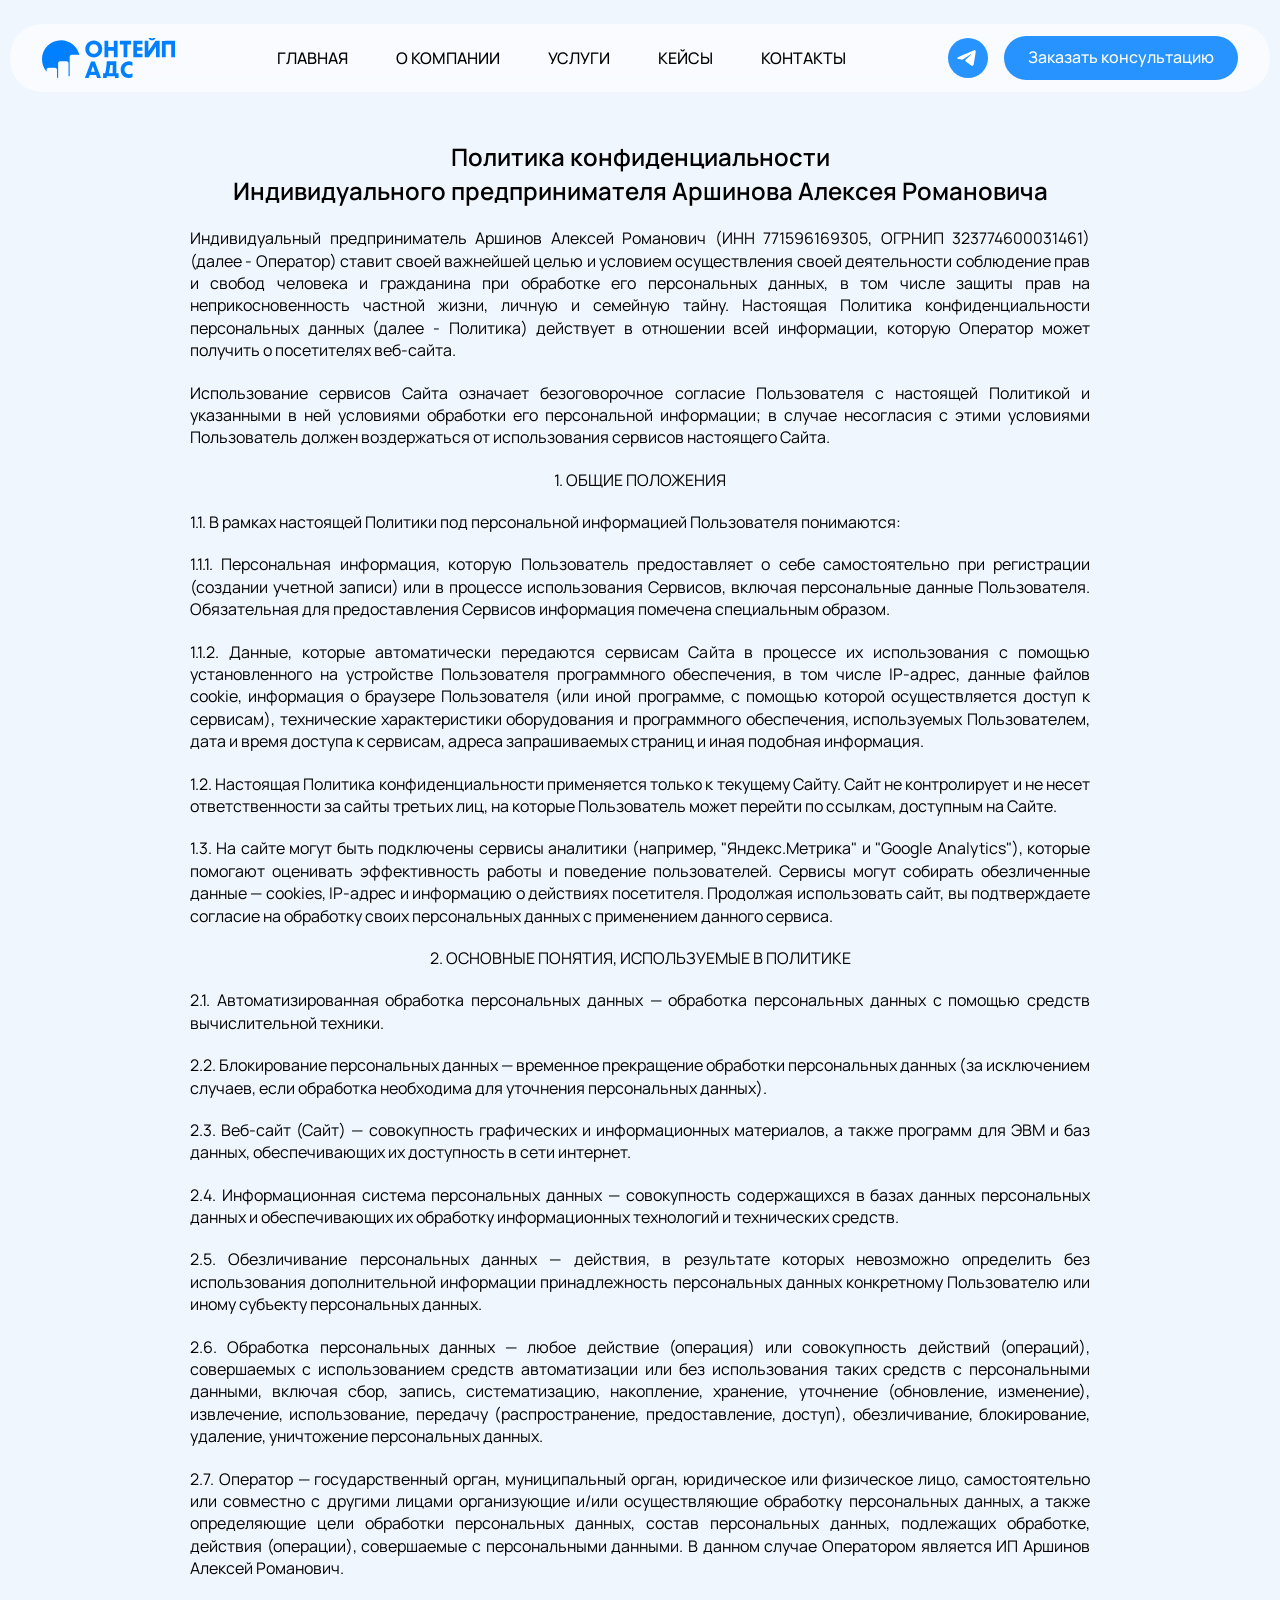
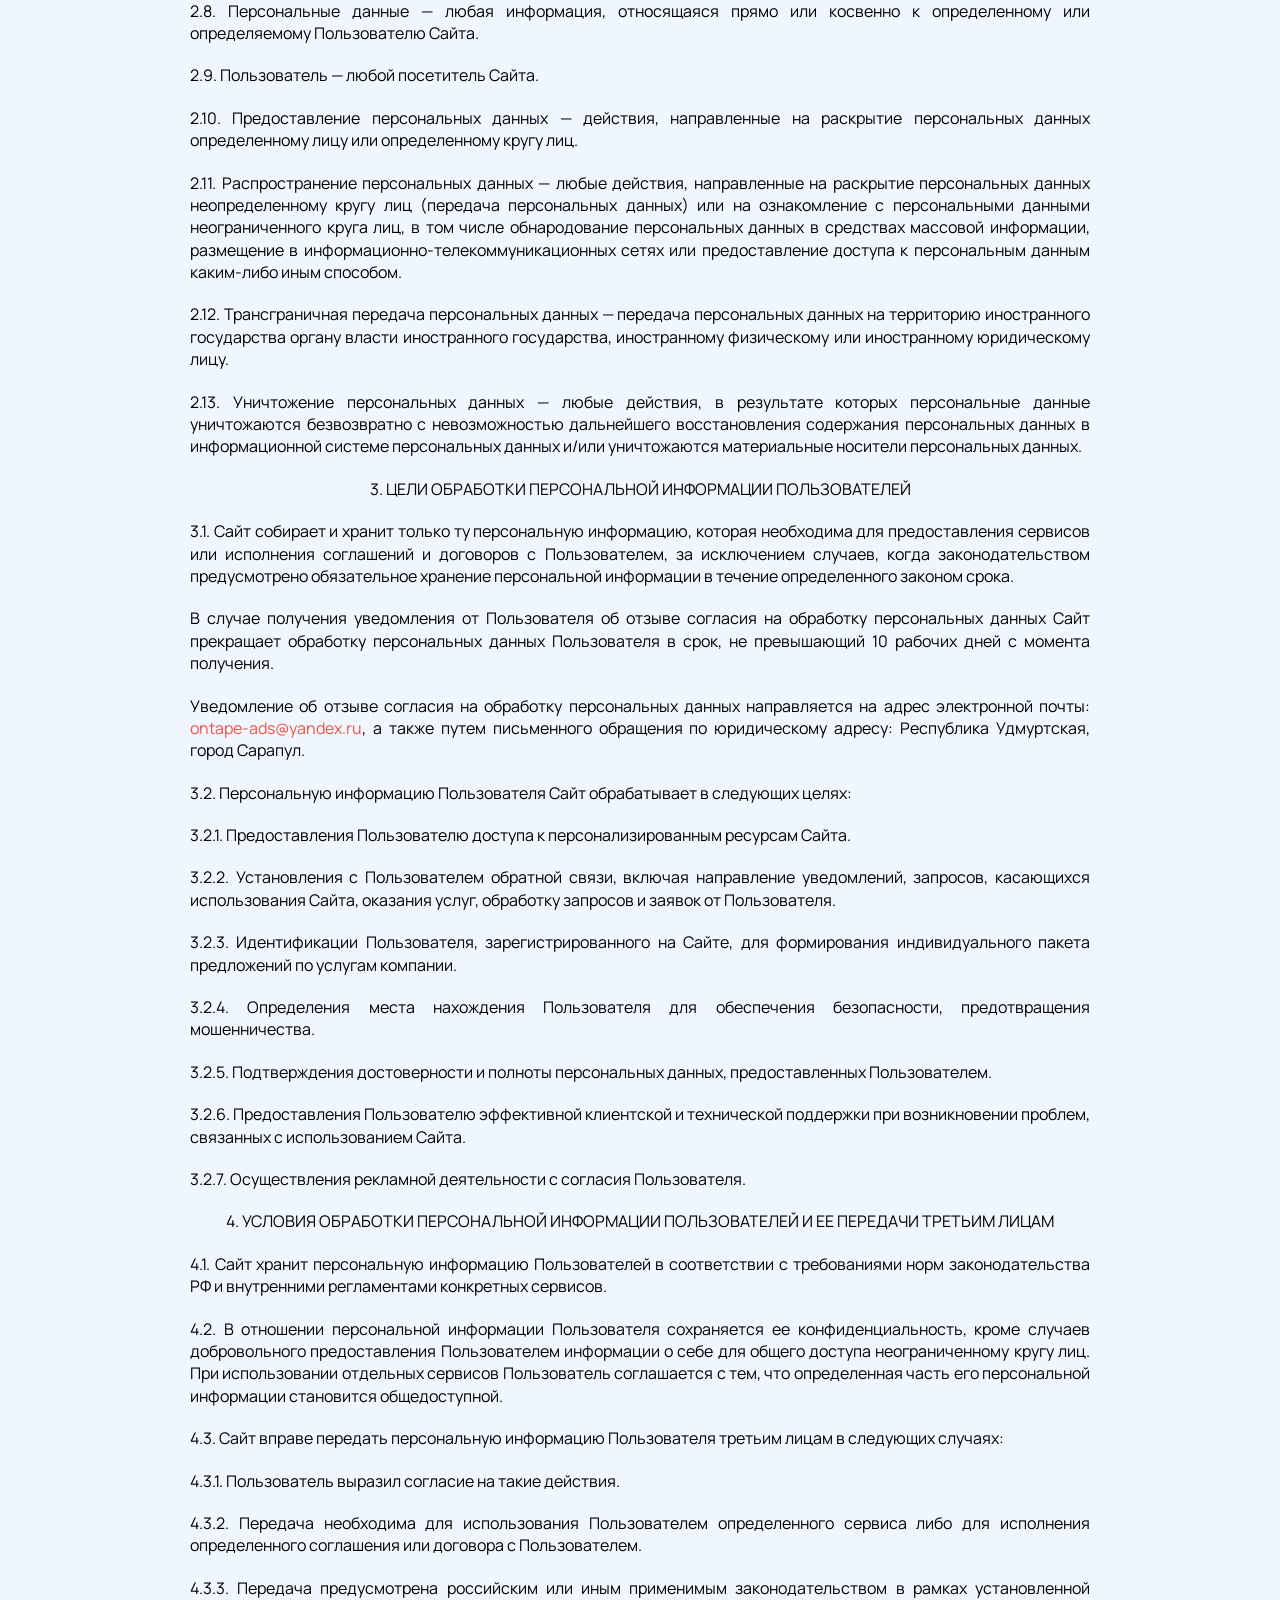
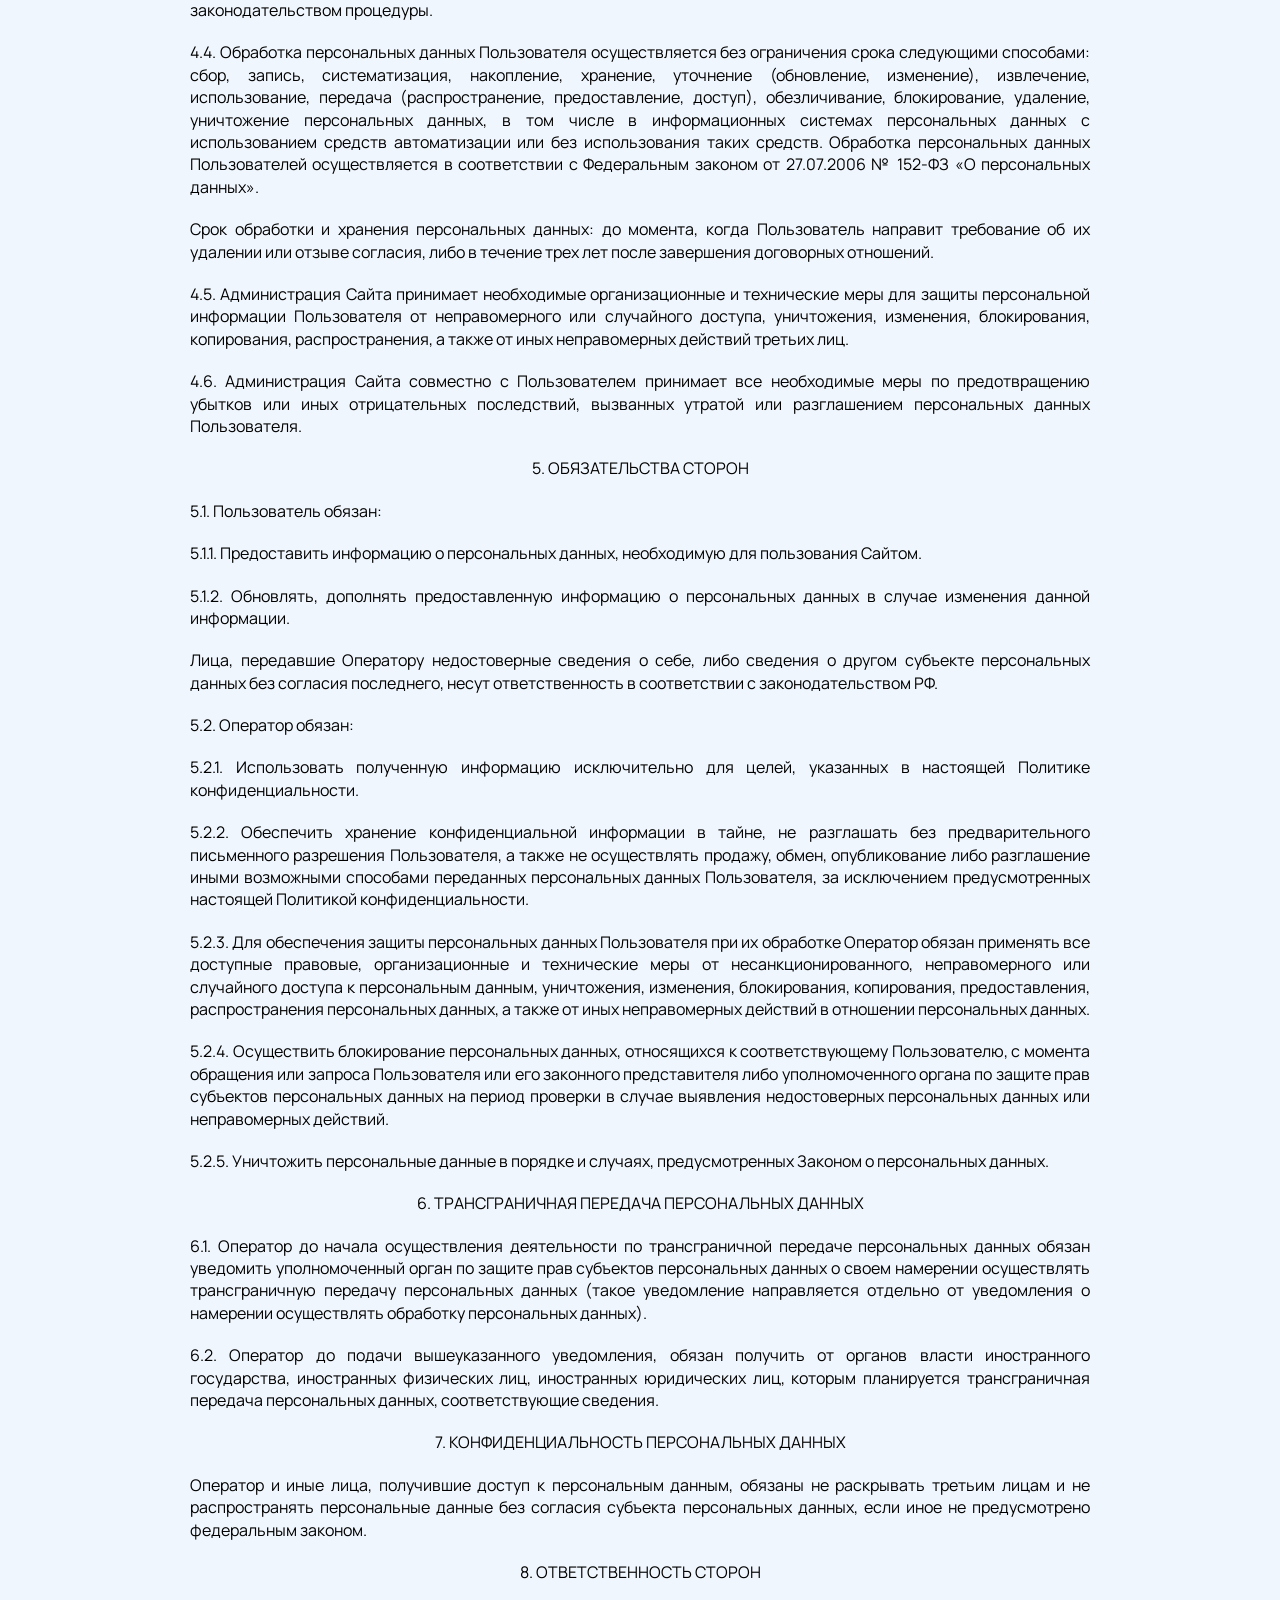
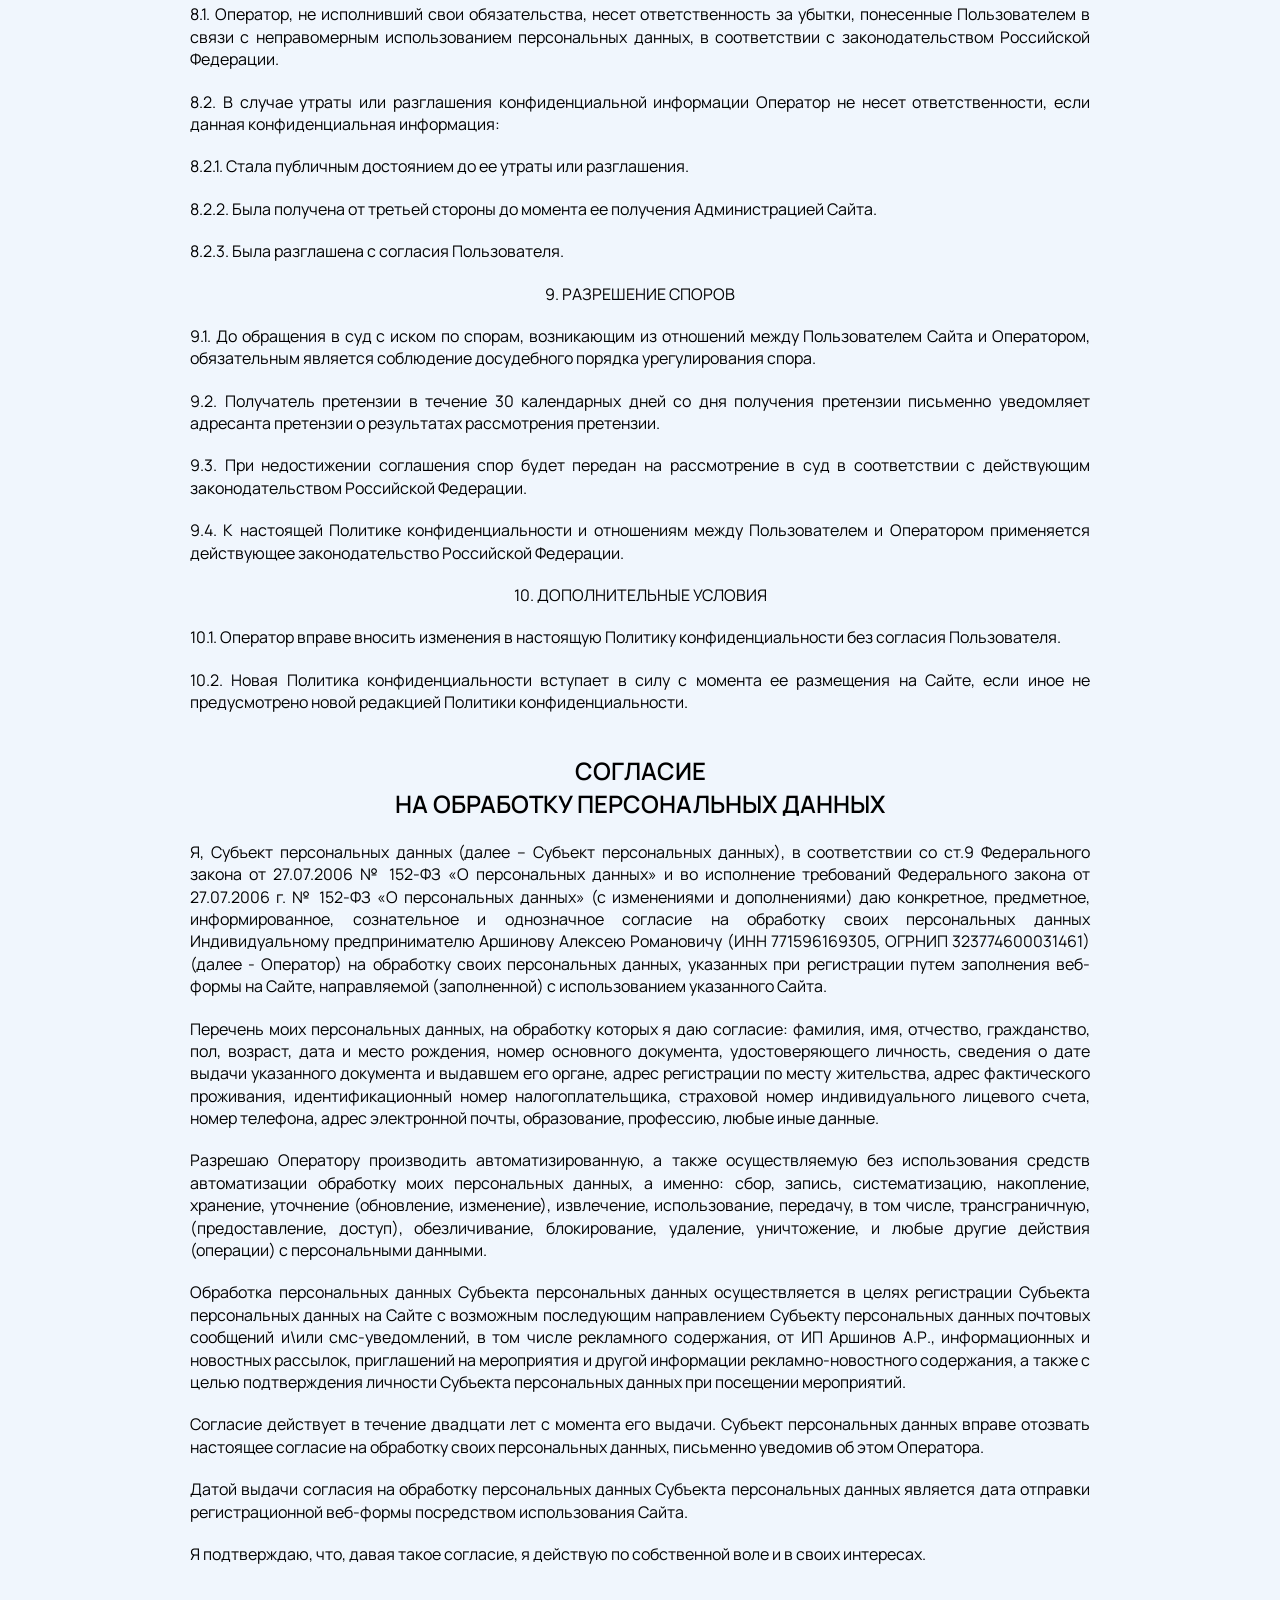
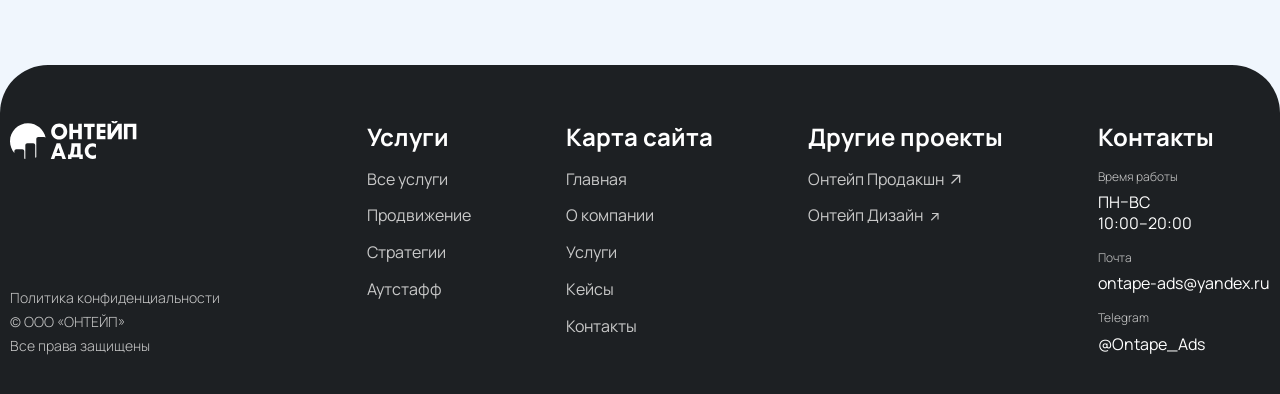
<file: policy.html>
<!DOCTYPE html>
<html lang="ru">

<head>
    <meta charset="UTF-8">
    <meta name="viewport" content="width=device-width, initial-scale=1.0">
    <title>Политика конфиденциальности</title>
    <link rel="stylesheet" href="assets/css/style.css">
    <script src="./assets/scripts/script.js" defer></script>
    <link rel="stylesheet" href="https://cdn.jsdelivr.net/npm/swiper@11/swiper-bundle.min.css" />
</head>

<body>
    <div id="page" class="site">
        <!-- header -->
        <header class="header">
            <div class="container">
                <div class="header__inner ">
                    <div class="header__top">
                        <a class="logo" href="index.html">
                            <img src="./assets/images/logo/logo.svg" alt="Логотип">
                        </a>

                        <nav aria-label="Основная навигация" class="desktop-nav">
                            <ul class="nav__list">
                                <li class="nav__item"><a class="nav__link" href="index.html">Главная</a></li>
                                <li class="nav__item"><a class="nav__link" href="company.html">О компании</a></li>
                                <li class="nav__item"><a class="nav__link" href="services.html">Услуги</a></li>
                                <li class="nav__item"><a class="nav__link" href="cases.html">кейсы</a></li>
                                <li class="nav__item"><a class="nav__link" href="contacts.html">Контакты</a></li>
                            </ul>
                        </nav>

                        <div class="header__right">
                            <div class="header__right_icon flex_row">
                                <a href="https://t.me/Ontape_Ads" target="_blank" class="icon-btn"
                                    aria-label="Telegram">
                                    <svg width="40" height="40" viewBox="0 0 40 40" fill="none"
                                        xmlns="http://www.w3.org/2000/svg">
                                        <rect width="40" height="40" rx="20" fill="#2793FF" />
                                        <path fill-rule="evenodd" clip-rule="evenodd"
                                            d="M10.5 18.9307C15.4558 16.7595 18.7603 15.3282 20.4138 14.6366C25.1348 12.6621 26.1157 12.3191 26.7551 12.3078C26.8958 12.3053 27.2102 12.3404 27.4139 12.5065C27.5858 12.6469 27.6332 12.8364 27.6558 12.9695C27.6784 13.1025 27.7066 13.4056 27.6842 13.6424C27.4284 16.3454 26.3214 22.9048 25.7583 25.9321C25.52 27.2131 25.0507 27.6426 24.5965 27.6847C23.6093 27.776 22.8597 27.0286 21.9035 26.3984C20.4073 25.4122 19.5621 24.7982 18.1098 23.8359C16.4314 22.7237 17.5194 22.1124 18.4759 21.1134C18.7262 20.852 23.0759 16.8737 23.16 16.5128C23.1706 16.4677 23.1803 16.2994 23.081 16.2106C22.9816 16.1218 22.8348 16.1521 22.729 16.1763C22.5789 16.2105 20.1887 17.7991 15.5585 20.9421C14.88 21.4105 14.2655 21.6388 13.7149 21.6268C13.108 21.6136 11.9404 21.2817 11.0724 20.998C10.0078 20.65 9.16169 20.4661 9.23537 19.8751C9.27374 19.5673 9.6953 19.2524 10.5 18.9307Z"
                                            fill="white" />
                                    </svg>

                                </a>
                            </div>
                            <a href="" class="header__right_btn main--btn js-open-modal">Заказать консультацию</a>

                            <button class="burger-btn" id="burgerBtn" type="button">
                                <span></span>
                                <span></span>
                                <span></span>
                            </button>
                        </div>
                    </div>

                    <div class="mobile-menu" id="mobileMenu">
                        <ul class="nav__list">
                            <li class="nav__item"><a class="nav__link" href="index.html">Главная</a></li>
                            <li class="nav__item"><a class="nav__link" href="company.html">О компании</a></li>
                            <li class="nav__item"><a class="nav__link" href="services.html">Услуги</a></li>
                            <li class="nav__item"><a class="nav__link" href="cases.html">кейсы</a></li>
                            <li class="nav__item"><a class="nav__link" href="contacts.html">Контакты</a></li>
                        </ul>

                        <div class="header__right mobile-only-right"
                            style="margin-top: 20px; display: flex; gap: 10px;">
                            <a href="" class="header__right_btn main--btn js-open-modal">Заказать консультацию</a>
                        </div>
                    </div>
                </div>
            </div>
        </header>
        <main id="primary" class="site-main">
            <!-- banner_main -->
            

            <section class="section production container">
                <div class="policy_content">
                    <p style="text-align: center;">
                    </p>
                    <h3 style="text-align: center;">Политика конфиденциальности<br>Индивидуального предпринимателя
                        Аршинова Алексея Романовича</h3>
                    <p>
                        <span>Индивидуальный предприниматель Аршинов Алексей Романович (ИНН 771596169305, ОГРНИП
                            323774600031461) (далее - Оператор) ставит своей важнейшей целью и условием осуществления
                            своей деятельности соблюдение прав и свобод человека и гражданина при обработке его
                            персональных данных, в том числе защиты прав на неприкосновенность частной жизни, личную и
                            семейную тайну.</span>
                        Настоящая Политика конфиденциальности персональных данных (далее - Политика) действует в
                        отношении всей информации, которую Оператор может получить о посетителях веб-сайта.
                    </p>
                    <p>
                        Использование сервисов Сайта означает безоговорочное согласие Пользователя с настоящей Политикой
                        и указанными в ней условиями обработки его персональной информации; в случае несогласия с этими
                        условиями Пользователь должен воздержаться от использования сервисов настоящего Сайта.
                    </p>
                    <p style="text-align: center;" class="policy_content_title">
                        1. ОБЩИЕ ПОЛОЖЕНИЯ
                    </p>
                    <p>
                        1.1. В рамках настоящей Политики под персональной информацией Пользователя понимаются:
                    </p>
                    <p>
                        1.1.1. Персональная информация, которую Пользователь предоставляет о себе самостоятельно при
                        регистрации (создании учетной записи) или в процессе использования Сервисов, включая
                        персональные данные Пользователя. Обязательная для предоставления Сервисов информация помечена
                        специальным образом.
                    </p>
                    <p>
                        1.1.2. Данные, которые автоматически передаются сервисам Сайта в процессе их использования с
                        помощью установленного на устройстве Пользователя программного обеспечения, в том числе
                        IP-адрес, данные файлов cookie, информация о браузере Пользователя (или иной программе, с
                        помощью которой осуществляется доступ к сервисам), технические характеристики оборудования и
                        программного обеспечения, используемых Пользователем, дата и время доступа к сервисам, адреса
                        запрашиваемых страниц и иная подобная информация.
                    </p>
                    <p>
                        1.2. Настоящая Политика конфиденциальности применяется только к текущему Сайту. Сайт не
                        контролирует и не несет ответственности за сайты третьих лиц, на которые Пользователь может
                        перейти по ссылкам, доступным на Сайте.
                    </p>
                    <p>
                        1.3. На сайте могут быть подключены сервисы аналитики (например, "Яндекс.Метрика" и "Google
                        Analytics"), которые помогают оценивать эффективность работы и поведение пользователей. Сервисы
                        могут собирать обезличенные данные — cookies, IP-адрес и информацию о действиях посетителя.
                        Продолжая использовать сайт, вы подтверждаете согласие на обработку своих персональных данных с
                        применением данного сервиса.
                    </p>
                    <p style="text-align: center;" class="policy_content_title">
                        2. ОСНОВНЫЕ ПОНЯТИЯ, ИСПОЛЬЗУЕМЫЕ В ПОЛИТИКЕ
                    </p>
                    <p>
                        2.1. Автоматизированная обработка персональных данных — обработка персональных данных с помощью
                        средств вычислительной техники.
                    </p>
                    <p>
                        2.2. Блокирование персональных данных — временное прекращение обработки персональных данных (за
                        исключением случаев, если обработка необходима для уточнения персональных данных).
                    </p>
                    <p>
                        2.3. Веб-сайт (Сайт) — совокупность графических и информационных материалов, а также программ
                        для ЭВМ и баз данных, обеспечивающих их доступность в сети интернет.
                    </p>
                    <p>
                        2.4. Информационная система персональных данных — совокупность содержащихся в базах данных
                        персональных данных и обеспечивающих их обработку информационных технологий и технических
                        средств.
                    </p>
                    <p>
                        2.5. Обезличивание персональных данных — действия, в результате которых невозможно определить
                        без использования дополнительной информации принадлежность персональных данных конкретному
                        Пользователю или иному субъекту персональных данных.
                    </p>
                    <p>
                        2.6. Обработка персональных данных — любое действие (операция) или совокупность действий
                        (операций), совершаемых с использованием средств автоматизации или без использования таких
                        средств с персональными данными, включая сбор, запись, систематизацию, накопление, хранение,
                        уточнение (обновление, изменение), извлечение, использование, передачу (распространение,
                        предоставление, доступ), обезличивание, блокирование, удаление, уничтожение персональных данных.
                    </p>
                    <p>
                        2.7. Оператор — государственный орган, муниципальный орган, юридическое или физическое лицо,
                        самостоятельно или совместно с другими лицами организующие и/или осуществляющие обработку
                        персональных данных, а также определяющие цели обработки персональных данных, состав
                        персональных данных, подлежащих обработке, действия (операции), совершаемые с персональными
                        данными. В данном случае Оператором является ИП Аршинов Алексей Романович.
                    </p>
                    <p>
                        2.8. Персональные данные — любая информация, относящаяся прямо или косвенно к определенному или
                        определяемому Пользователю Сайта.
                    </p>
                    <p>
                        2.9. Пользователь — любой посетитель Сайта.
                    </p>
                    <p>
                        2.10. Предоставление персональных данных — действия, направленные на раскрытие персональных
                        данных определенному лицу или определенному кругу лиц.
                    </p>
                    <p>
                        2.11. Распространение персональных данных — любые действия, направленные на раскрытие
                        персональных данных неопределенному кругу лиц (передача персональных данных) или на ознакомление
                        с персональными данными неограниченного круга лиц, в том числе обнародование персональных данных
                        в средствах массовой информации, размещение в информационно-телекоммуникационных сетях или
                        предоставление доступа к персональным данным каким-либо иным способом.
                    </p>
                    <p>
                        2.12. Трансграничная передача персональных данных — передача персональных данных на территорию
                        иностранного государства органу власти иностранного государства, иностранному физическому или
                        иностранному юридическому лицу.
                    </p>
                    <p>
                        2.13. Уничтожение персональных данных — любые действия, в результате которых персональные данные
                        уничтожаются безвозвратно с невозможностью дальнейшего восстановления содержания персональных
                        данных в информационной системе персональных данных и/или уничтожаются материальные носители
                        персональных данных.
                    </p>
                    <p style="text-align: center;" class="policy_content_title">
                        3. ЦЕЛИ ОБРАБОТКИ ПЕРСОНАЛЬНОЙ ИНФОРМАЦИИ ПОЛЬЗОВАТЕЛЕЙ
                    </p>
                    <p>
                        3.1. Сайт собирает и хранит только ту персональную информацию, которая необходима для
                        предоставления сервисов или исполнения соглашений и договоров с Пользователем, за исключением
                        случаев, когда законодательством предусмотрено обязательное хранение персональной информации в
                        течение определенного законом срока.
                    </p>
                    <p>
                        В случае получения уведомления от Пользователя об отзыве согласия на обработку персональных
                        данных Сайт прекращает обработку персональных данных Пользователя в срок, не превышающий 10
                        рабочих дней с момента получения.
                    </p>
                    <p>
                        Уведомление об отзыве согласия на обработку персональных данных направляется на адрес
                        электронной почты: <a href="mailto:ontape-ads@yandex.ru"
                            type="mail">ontape-ads@yandex.ru</a>, а
                        также путем письменного обращения по юридическому адресу: Республика
                        Удмуртская, город Сарапул.
                    </p>
                    <p>
                        3.2. Персональную информацию Пользователя Сайт обрабатывает в следующих целях:
                    </p>
                    <p>
                        3.2.1. Предоставления Пользователю доступа к персонализированным ресурсам Сайта.
                    </p>
                    <p>
                        3.2.2. Установления с Пользователем обратной связи, включая направление уведомлений, запросов,
                        касающихся использования Сайта, оказания услуг, обработку запросов и заявок от Пользователя.
                    </p>
                    <p>
                        3.2.3. Идентификации Пользователя, зарегистрированного на Сайте, для формирования
                        индивидуального пакета предложений по услугам компании.
                    </p>
                    <p>
                        3.2.4. Определения места нахождения Пользователя для обеспечения безопасности, предотвращения
                        мошенничества.
                    </p>
                    <p>
                        3.2.5. Подтверждения достоверности и полноты персональных данных, предоставленных Пользователем.
                    </p>
                    <p>
                        3.2.6. Предоставления Пользователю эффективной клиентской и технической поддержки при
                        возникновении проблем, связанных с использованием Сайта.
                    </p>
                    <p>
                        3.2.7. Осуществления рекламной деятельности с согласия Пользователя.
                    </p>
                    <p style="text-align: center;" class="policy_content_title">
                        4. УСЛОВИЯ ОБРАБОТКИ ПЕРСОНАЛЬНОЙ ИНФОРМАЦИИ ПОЛЬЗОВАТЕЛЕЙ И ЕЕ ПЕРЕДАЧИ ТРЕТЬИМ ЛИЦАМ
                    </p>
                    <p>
                        4.1. Сайт хранит персональную информацию Пользователей в соответствии с требованиями норм
                        законодательства РФ и внутренними регламентами конкретных сервисов.
                    </p>
                    <p>
                        4.2. В отношении персональной информации Пользователя сохраняется ее конфиденциальность, кроме
                        случаев добровольного предоставления Пользователем информации о себе для общего доступа
                        неограниченному кругу лиц. При использовании отдельных сервисов Пользователь соглашается с тем,
                        что определенная часть его персональной информации становится общедоступной.
                    </p>
                    <p>
                        4.3. Сайт вправе передать персональную информацию Пользователя третьим лицам в следующих
                        случаях:
                    </p>
                    <p>
                        4.3.1. Пользователь выразил согласие на такие действия.
                    </p>
                    <p>
                        4.3.2. Передача необходима для использования Пользователем определенного сервиса либо для
                        исполнения определенного соглашения или договора с Пользователем.
                    </p>
                    <p>
                        4.3.3. Передача предусмотрена российским или иным применимым законодательством в рамках
                        установленной законодательством процедуры.
                    </p>
                    <p>
                        4.4. Обработка персональных данных Пользователя осуществляется без ограничения срока следующими
                        способами: сбор, запись, систематизация, накопление, хранение, уточнение (обновление,
                        изменение), извлечение, использование, передача (распространение, предоставление, доступ),
                        обезличивание, блокирование, удаление, уничтожение персональных данных, в том числе в
                        информационных системах персональных данных с использованием средств автоматизации или без
                        использования таких средств. Обработка персональных данных Пользователей осуществляется в
                        соответствии с Федеральным законом от 27.07.2006 № 152-ФЗ «О персональных данных».
                    </p>
                    <p>
                        Срок обработки и хранения персональных данных: до момента, когда Пользователь направит
                        требование об их удалении или отзыве согласия, либо в течение трех лет после завершения
                        договорных отношений.
                    </p>
                    <p>
                        4.5. Администрация Сайта принимает необходимые организационные и технические меры для защиты
                        персональной информации Пользователя от неправомерного или случайного доступа, уничтожения,
                        изменения, блокирования, копирования, распространения, а также от иных неправомерных действий
                        третьих лиц.
                    </p>
                    <p>
                        4.6. Администрация Сайта совместно с Пользователем принимает все необходимые меры по
                        предотвращению убытков или иных отрицательных последствий, вызванных утратой или разглашением
                        персональных данных Пользователя.
                    </p>
                    <p style="text-align: center;" class="policy_content_title">
                        5. ОБЯЗАТЕЛЬСТВА СТОРОН
                    </p>
                    <p>
                        5.1. Пользователь обязан:
                    </p>
                    <p>
                        5.1.1. Предоставить информацию о персональных данных, необходимую для пользования Сайтом.
                    </p>
                    <p>
                        5.1.2. Обновлять, дополнять предоставленную информацию о персональных данных в случае изменения
                        данной информации.
                    </p>
                    <p>
                        Лица, передавшие Оператору недостоверные сведения о себе, либо сведения о другом субъекте
                        персональных данных без согласия последнего, несут ответственность в соответствии с
                        законодательством РФ.
                    </p>
                    <p>
                        5.2. Оператор обязан:
                    </p>
                    <p>
                        5.2.1. Использовать полученную информацию исключительно для целей, указанных в настоящей
                        Политике конфиденциальности.
                    </p>
                    <p>
                        5.2.2. Обеспечить хранение конфиденциальной информации в тайне, не разглашать без
                        предварительного письменного разрешения Пользователя, а также не осуществлять продажу, обмен,
                        опубликование либо разглашение иными возможными способами переданных персональных данных
                        Пользователя, за исключением предусмотренных настоящей Политикой конфиденциальности.
                    </p>
                    <p>
                        5.2.3. Для обеспечения защиты персональных данных Пользователя при их обработке Оператор обязан
                        применять все доступные правовые, организационные и технические меры от несанкционированного,
                        неправомерного или случайного доступа к персональным данным, уничтожения, изменения,
                        блокирования, копирования, предоставления, распространения персональных данных, а также от иных
                        неправомерных действий в отношении персональных данных.
                    </p>
                    <p>
                        5.2.4. Осуществить блокирование персональных данных, относящихся к соответствующему
                        Пользователю, с момента обращения или запроса Пользователя или его законного представителя либо
                        уполномоченного органа по защите прав субъектов персональных данных на период проверки в случае
                        выявления недостоверных персональных данных или неправомерных действий.
                    </p>
                    <p>
                        5.2.5. Уничтожить персональные данные в порядке и случаях, предусмотренных Законом о
                        персональных данных.
                    </p>
                    <p style="text-align: center;" class="policy_content_title">
                        6. ТРАНСГРАНИЧНАЯ ПЕРЕДАЧА ПЕРСОНАЛЬНЫХ ДАННЫХ
                    </p>
                    <p>
                        6.1. Оператор до начала осуществления деятельности по трансграничной передаче персональных
                        данных обязан уведомить уполномоченный орган по защите прав субъектов персональных данных о
                        своем намерении осуществлять трансграничную передачу персональных данных (такое уведомление
                        направляется отдельно от уведомления о намерении осуществлять обработку персональных данных).
                    </p>
                    <p>
                        6.2. Оператор до подачи вышеуказанного уведомления, обязан получить от органов власти
                        иностранного государства, иностранных физических лиц, иностранных юридических лиц, которым
                        планируется трансграничная передача персональных данных, соответствующие сведения.
                    </p>
                    <p style="text-align: center;" class="policy_content_title">
                        7. КОНФИДЕНЦИАЛЬНОСТЬ ПЕРСОНАЛЬНЫХ ДАННЫХ
                    </p>
                    <p>
                        Оператор и иные лица, получившие доступ к персональным данным, обязаны не раскрывать третьим
                        лицам и не распространять персональные данные без согласия субъекта персональных данных, если
                        иное не предусмотрено федеральным законом.
                    </p>
                    <p style="text-align: center;" class="policy_content_title">
                        8. ОТВЕТСТВЕННОСТЬ СТОРОН
                    </p>
                    <p>
                        8.1. Оператор, не исполнивший свои обязательства, несет ответственность за убытки, понесенные
                        Пользователем в связи с неправомерным использованием персональных данных, в соответствии с
                        законодательством Российской Федерации.
                    </p>
                    <p>
                        8.2. В случае утраты или разглашения конфиденциальной информации Оператор не несет
                        ответственности, если данная конфиденциальная информация:
                    </p>
                    <p>
                        8.2.1. Стала публичным достоянием до ее утраты или разглашения.
                    </p>
                    <p>
                        8.2.2. Была получена от третьей стороны до момента ее получения Администрацией Сайта.
                    </p>
                    <p>
                        8.2.3. Была разглашена с согласия Пользователя.
                    </p>
                    <p style="text-align: center;" class="policy_content_title">
                        9. РАЗРЕШЕНИЕ СПОРОВ
                    </p>
                    <p>
                        9.1. До обращения в суд с иском по спорам, возникающим из отношений между Пользователем Сайта и
                        Оператором, обязательным является соблюдение досудебного порядка урегулирования спора.
                    </p>
                    <p>
                        9.2. Получатель претензии в течение 30 календарных дней со дня получения претензии письменно
                        уведомляет адресанта претензии о результатах рассмотрения претензии.
                    </p>
                    <p>
                        9.3. При недостижении соглашения спор будет передан на рассмотрение в суд в соответствии с
                        действующим законодательством Российской Федерации.
                    </p>
                    <p>
                        9.4. К настоящей Политике конфиденциальности и отношениям между Пользователем и Оператором
                        применяется действующее законодательство Российской Федерации.
                    </p>
                    <p style="text-align: center;" class="policy_content_title">
                        10. ДОПОЛНИТЕЛЬНЫЕ УСЛОВИЯ
                    </p>
                    <p>
                        10.1. Оператор вправе вносить изменения в настоящую Политику конфиденциальности без согласия
                        Пользователя.
                    </p>
                    <p>
                        10.2. Новая Политика конфиденциальности вступает в силу с момента ее размещения на Сайте, если
                        иное не предусмотрено новой редакцией Политики конфиденциальности.

                    <h3 style="text-align: center; margin-top: 40px;">СОГЛАСИЕ <br>
                        НА ОБРАБОТКУ ПЕРСОНАЛЬНЫХ ДАННЫХ</h3>

                    <p> Я, Субъект персональных данных (далее – Субъект персональных данных), в соответствии со ст.9
                        Федерального закона от 27.07.2006 № 152-ФЗ «О персональных данных» и во исполнение требований
                        Федерального закона от 27.07.2006 г. № 152-ФЗ «О персональных данных» (с изменениями и
                        дополнениями) даю конкретное, предметное, информированное, сознательное и однозначное согласие
                        на обработку своих персональных данных Индивидуальному предпринимателю Аршинову Алексею 
                        Романовичу (ИНН 771596169305, ОГРНИП 323774600031461) (далее - Оператор) на обработку своих
                        персональных данных, указанных при регистрации путем заполнения веб-формы на Сайте, направляемой
                        (заполненной) с использованием указанного Сайта.</p>
                    <p>
                        Перечень моих персональных данных, на обработку которых я даю согласие: фамилия, имя, отчество,
                        гражданство, пол, возраст, дата и место рождения, номер основного документа, удостоверяющего
                        личность, сведения о дате выдачи указанного документа и выдавшем его органе, адрес регистрации
                        по месту жительства, адрес фактического проживания, идентификационный номер налогоплательщика,
                        страховой номер индивидуального лицевого счета, номер телефона, адрес электронной почты,
                        образование, профессию, любые иные данные.
                    </p>
                    <p>
                        Разрешаю Оператору производить автоматизированную, а также осуществляемую без использования
                        средств автоматизации обработку моих персональных данных, а именно: сбор, запись,
                        систематизацию, накопление, хранение, уточнение (обновление, изменение), извлечение,
                        использование, передачу, в том числе, трансграничную, (предоставление, доступ), обезличивание,
                        блокирование, удаление, уничтожение, и любые другие действия (операции) с персональными данными.
                    </p>
                    <p>
                        Обработка персональных данных Субъекта персональных данных осуществляется в целях регистрации
                        Субъекта персональных данных на Сайте с возможным последующим направлением Субъекту персональных
                        данных почтовых сообщений и\или смс-уведомлений, в том числе рекламного содержания, от ИП
                        Аршинов А.Р., информационных и новостных рассылок, приглашений на мероприятия и другой
                        информации рекламно-новостного содержания, а также с целью подтверждения личности Субъекта
                        персональных данных при посещении мероприятий.
                    </p>
                    <p>
                        Согласие действует в течение двадцати лет с момента его выдачи. Субъект персональных данных
                        вправе отозвать настоящее согласие на обработку своих персональных данных, письменно уведомив об
                        этом Оператора.
                    </p>
                    <p>
                        Датой выдачи согласия на обработку персональных данных Субъекта персональных данных является
                        дата отправки регистрационной веб-формы посредством использования Сайта.
                    </p>
                    <p>
                        Я подтверждаю, что, давая такое согласие, я действую по собственной воле и в своих интересах.
                    </p>
                </div>
            </section>
            <footer>
                <div class="footer__inner container top_mar grid-2">
                    <div class="footer_left flex_column">
                        <div class="logo">
                            <img src="./assets/images/logo/logofooter.svg" alt="">
                        </div>
                        <div class="footer_policy flex_column">
                            <a href="policy.html">Политика
                                конфиденциальности</a>
                            <div class="footer_policy__right">
                                <p>© ООО «ОНТЕЙП»</p>
                                <p>Все права защищены</p>
                            </div>
                        </div>
                    </div>
                    <div class="footer_right grid-4">
                        <div class="footer_block1 flex_column">
                            <h3>Услуги</h3>
                            <a href="services.html">Все услуги</a>
                            <a href="services.html#promotion">Продвижение</a>
                            <a href="services.html#strategies">Стратегии</a>
                            <a href="services.html#outstaff">Аутстафф</a>
                        </div>
                        <div class="footer_block2 flex_column">
                            <h3>Карта сайта</h3>
                            <a href="services.html">Главная</a>
                            <a href="company.html">О компании</a>
                            <a href="services.html">Услуги</a>
                            <a href="cases.html">Кейсы</a>
                            <a href="contacts.html">Контакты</a>
                        </div>
                        <div class="footer_block3 flex_column">
                            <h3>Другие проекты</h3>
                            <div class="footer_block3__btn flex_row">
                                <a href="https://ontape-production.ru">Онтейп Продакшн</a>
                                <svg width="10" height="19" viewBox="0 0 11 12" fill="none"
                                    xmlns="http://www.w3.org/2000/svg">
                                    <path d="M0.530334 11L9.53033 2M1.53033 2H9.53033V10" stroke="#C9C9C9"
                                        stroke-width="1.5" />
                                </svg>
                            </div>
                            <div class="footer_block3__btn flex_row">
                                <a href="https://ontape-design.ru">Онтейп Дизайн</a>
                                <svg width="10" height="10" viewBox="0 0 11 12" fill="none"
                                    xmlns="http://www.w3.org/2000/svg">
                                    <path d="M0.530334 11L9.53033 2M1.53033 2H9.53033V10" stroke="#C9C9C9"
                                        stroke-width="1.5" />
                                </svg>
                            </div>
                        </div>
                        <div class="footer_block4 flex_column">
                            <h3>Контакты</h3>
                            <div class="footer_block4__group flex_column">
                                <p>Время работы</p>
                                <h4>ПН–ВС
                                    10:00–20:00</h4>
                            </div>
                            <div class="footer_block4__group flex_column">
                                <p>Почта</p>
                                <a href="mailto:ontape-ads@yandex.ru">ontape-ads@yandex.ru</a>
                            </div>
                            <div class="footer_block4__group flex_column">
                                <p>Telegram</p>
                                <a href="https://t.me/Ontape_Ads">@Ontape_Ads</a>
                            </div>
                        </div>
                    </div>
                </div>
            </footer>
            <div class="close-popup" id="popupModal">
                <div class="close-popup__form flex_column">
                    <h2>Оставьте заявку
                        на&nbsp;консультацию</h2>
                    <div class="close-popup__form_clos" id="closePopupBtn"></div>
                    <form action="">
                        <div class="input-group">
                            <label for="">Ваше имя</label>
                            <input type="text" name="" id="" placeholder="Имя Фамилия">
                            <div class="input-error">Заполните это поле</div>
                        </div>
                        <div class="input-group">
                            <label for="">Телефон для связи</label>
                            <input type="text" name="" id="" placeholder="+7 (___) ___-__-__">
                            <div class="input-error">Заполните это поле</div>
                        </div>
                        <div class="input-group">
                            <label for="">Электронная почта</label>
                            <input type="text" name="" id="" placeholder="example@yandex.ru">
                            <div class="input-error">Заполните это поле</div>
                        </div>
                        <div class="popup_checkbox_wrapper">
                            <label class="fpopup_checkbox">
                                <input class="popup_checkbox__input" type="checkbox" name="agreement" id="" required>
                                <span class="popup-checkbox__text">Я согласен(а) на обработку
                                    <a class="uderline-span" href="policy.html">персональных данных</a></span>
                            </label>
                        </div>
                        <button type="submit">Отправить заявку</button>
                        <p class="close-popup__policy">Нажимая кнопку Вы соглашаетесь с правилами и <a
                                href="policy.html">Политикой конфиденциальности
                                ресурса.</a></p>
                    </form>
                </div>
            </div>

            <div class="popup-confirmed">
                <div class="popup-confirmed--content">
                    <h2>Заявка отправлена!</h2>
                    <p>Наши специалисты свяжутся с вами в ближайшее время по номеру <br>
                        +7 (___) ___-__-__</p>
                </div>
                <div class="popup-confirmed__icon">
                    <svg width="20" height="18" viewBox="0 0 20 18" fill="none" xmlns="http://www.w3.org/2000/svg">
                        <path d="M17.8182 1.50008L6.39545 16.5001L1.5 10.8751" stroke="#68B2FF" stroke-width="3"
                            stroke-linecap="round" stroke-linejoin="round" />
                    </svg>
                </div>
            </div>
        </main>
    </div>
</body>

</html>
</file>
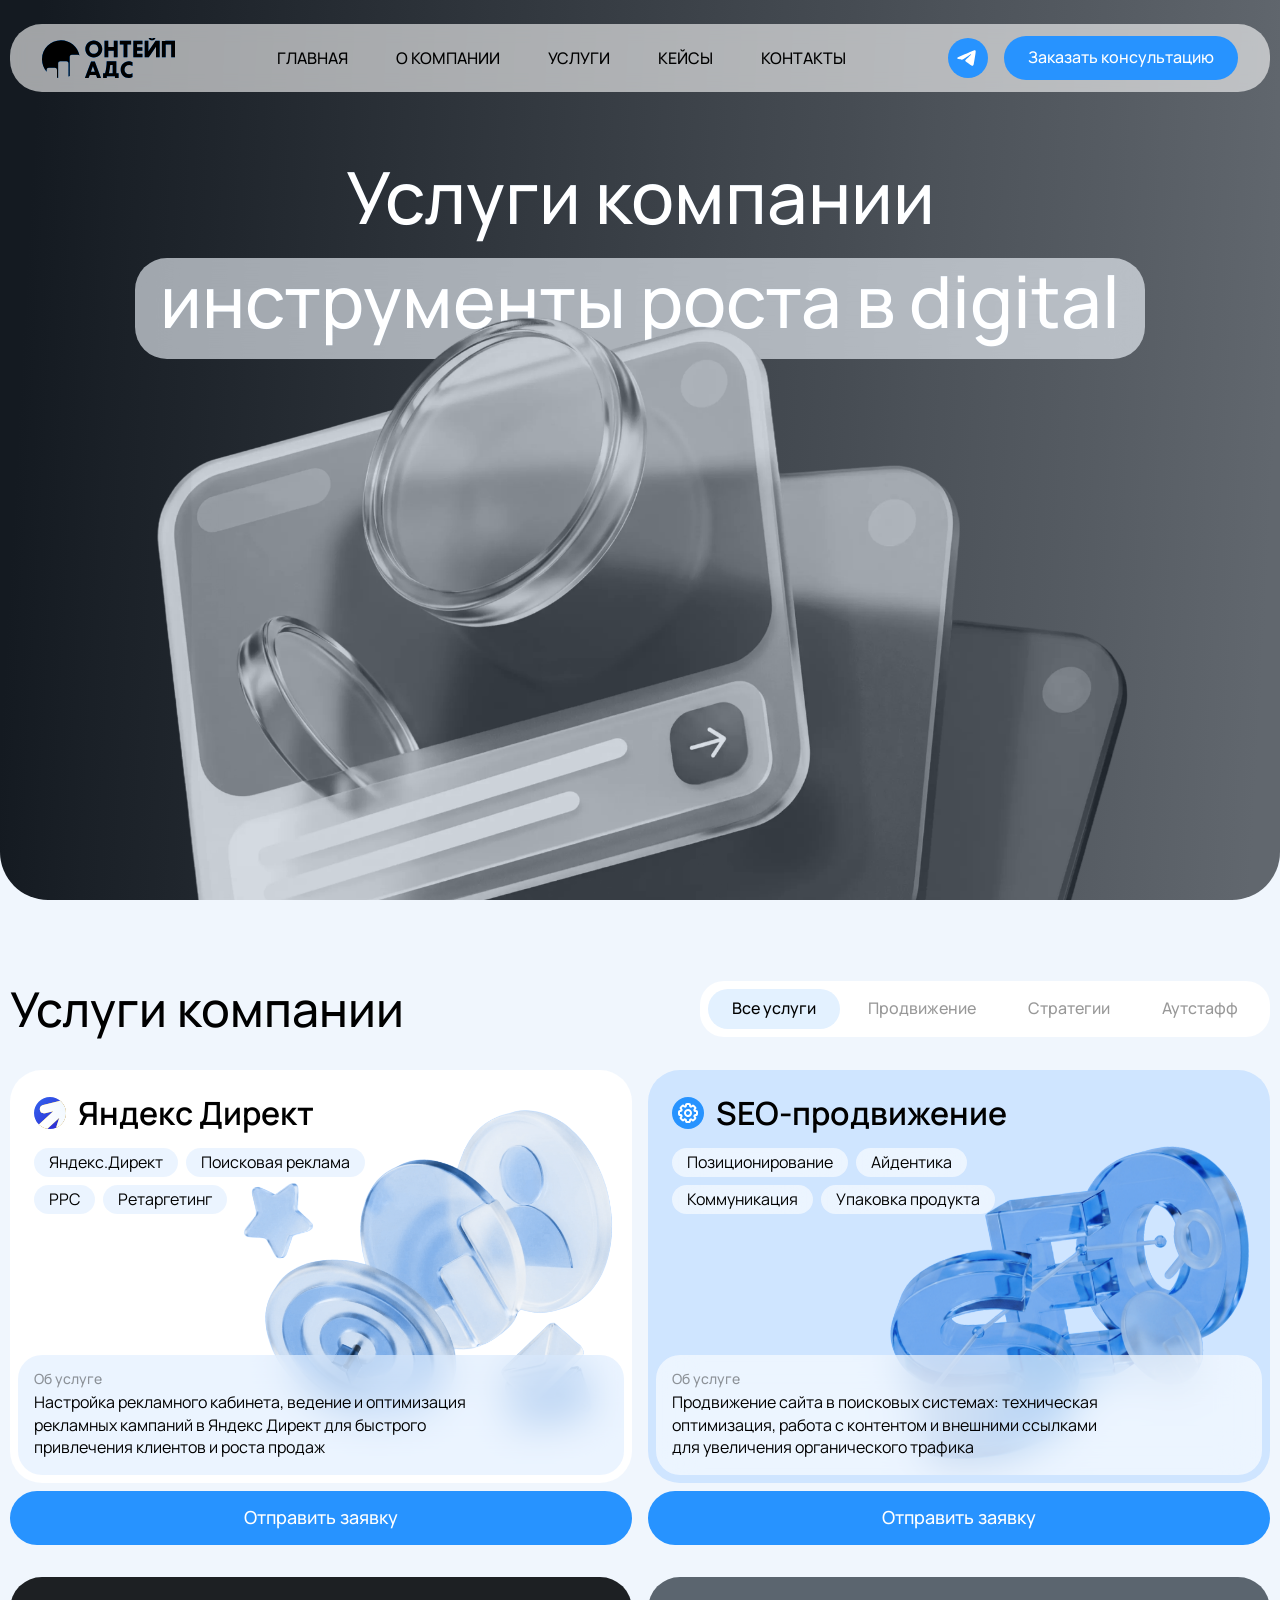
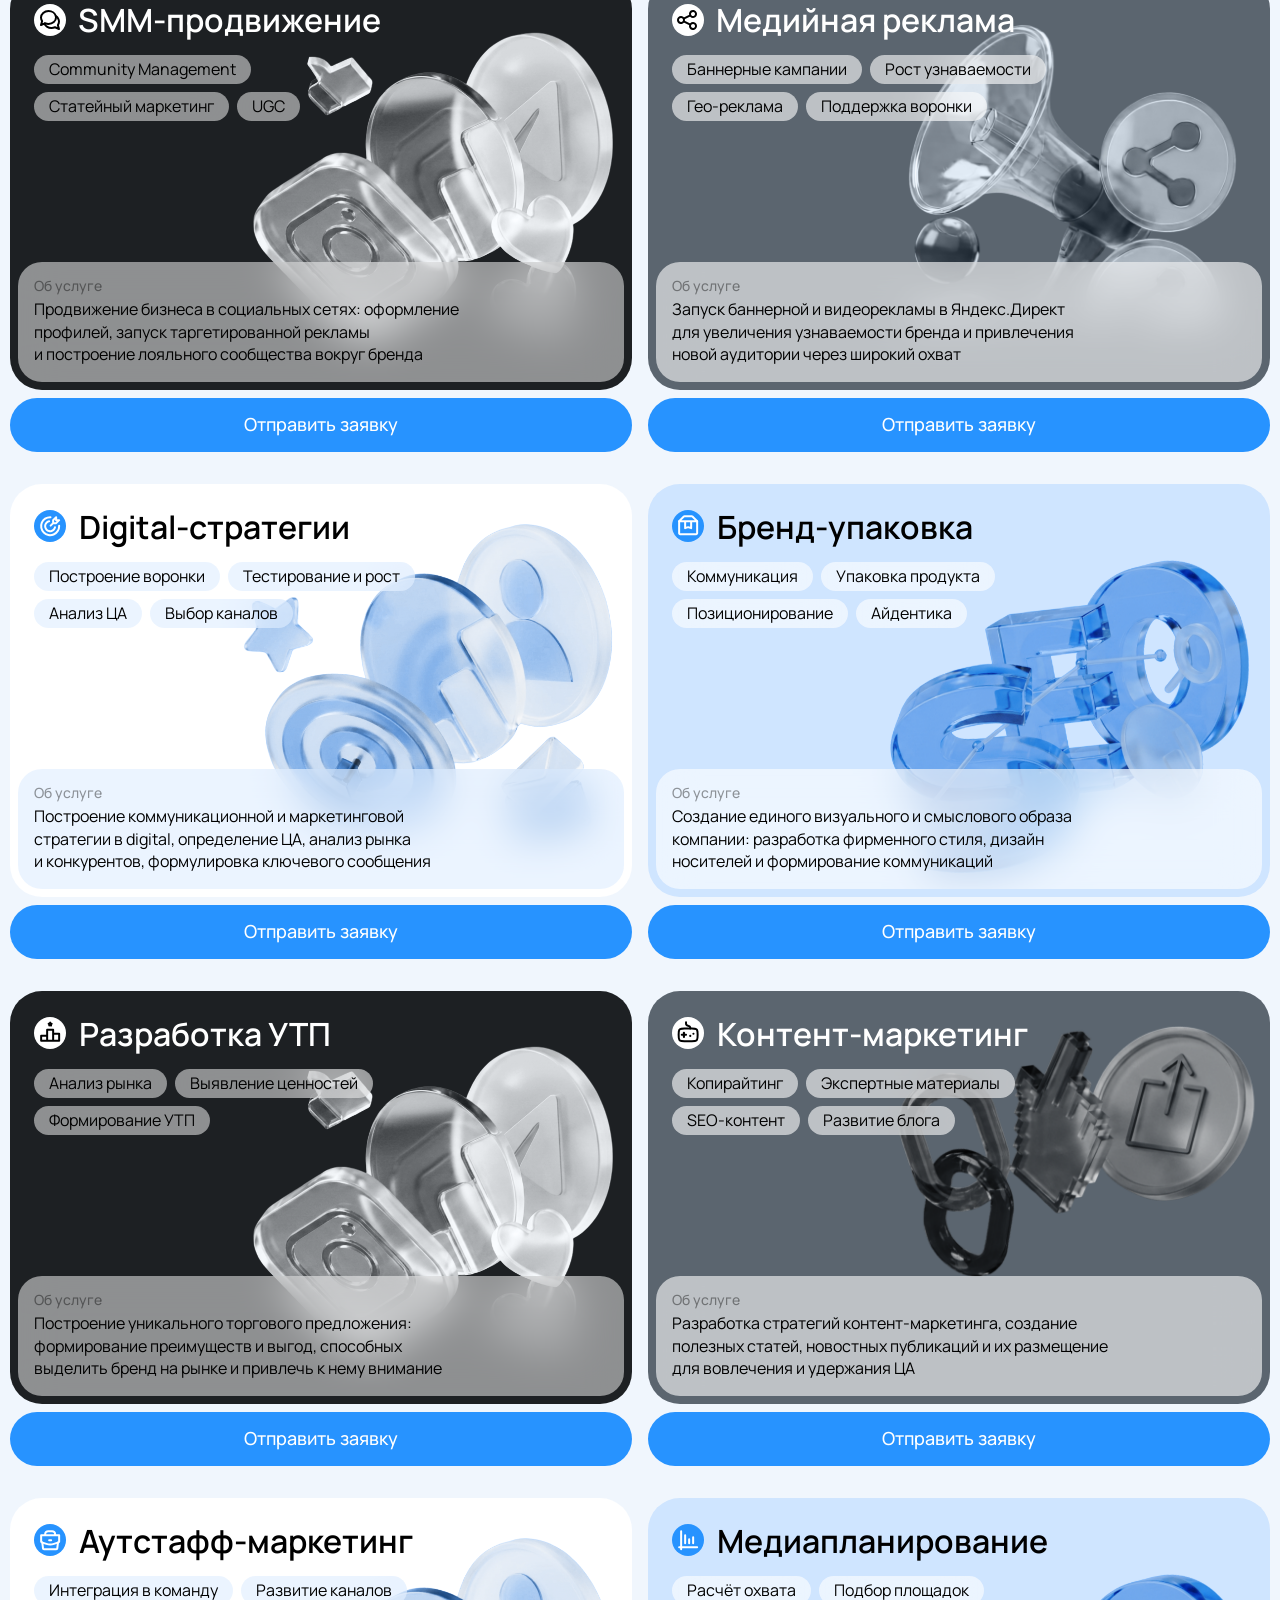
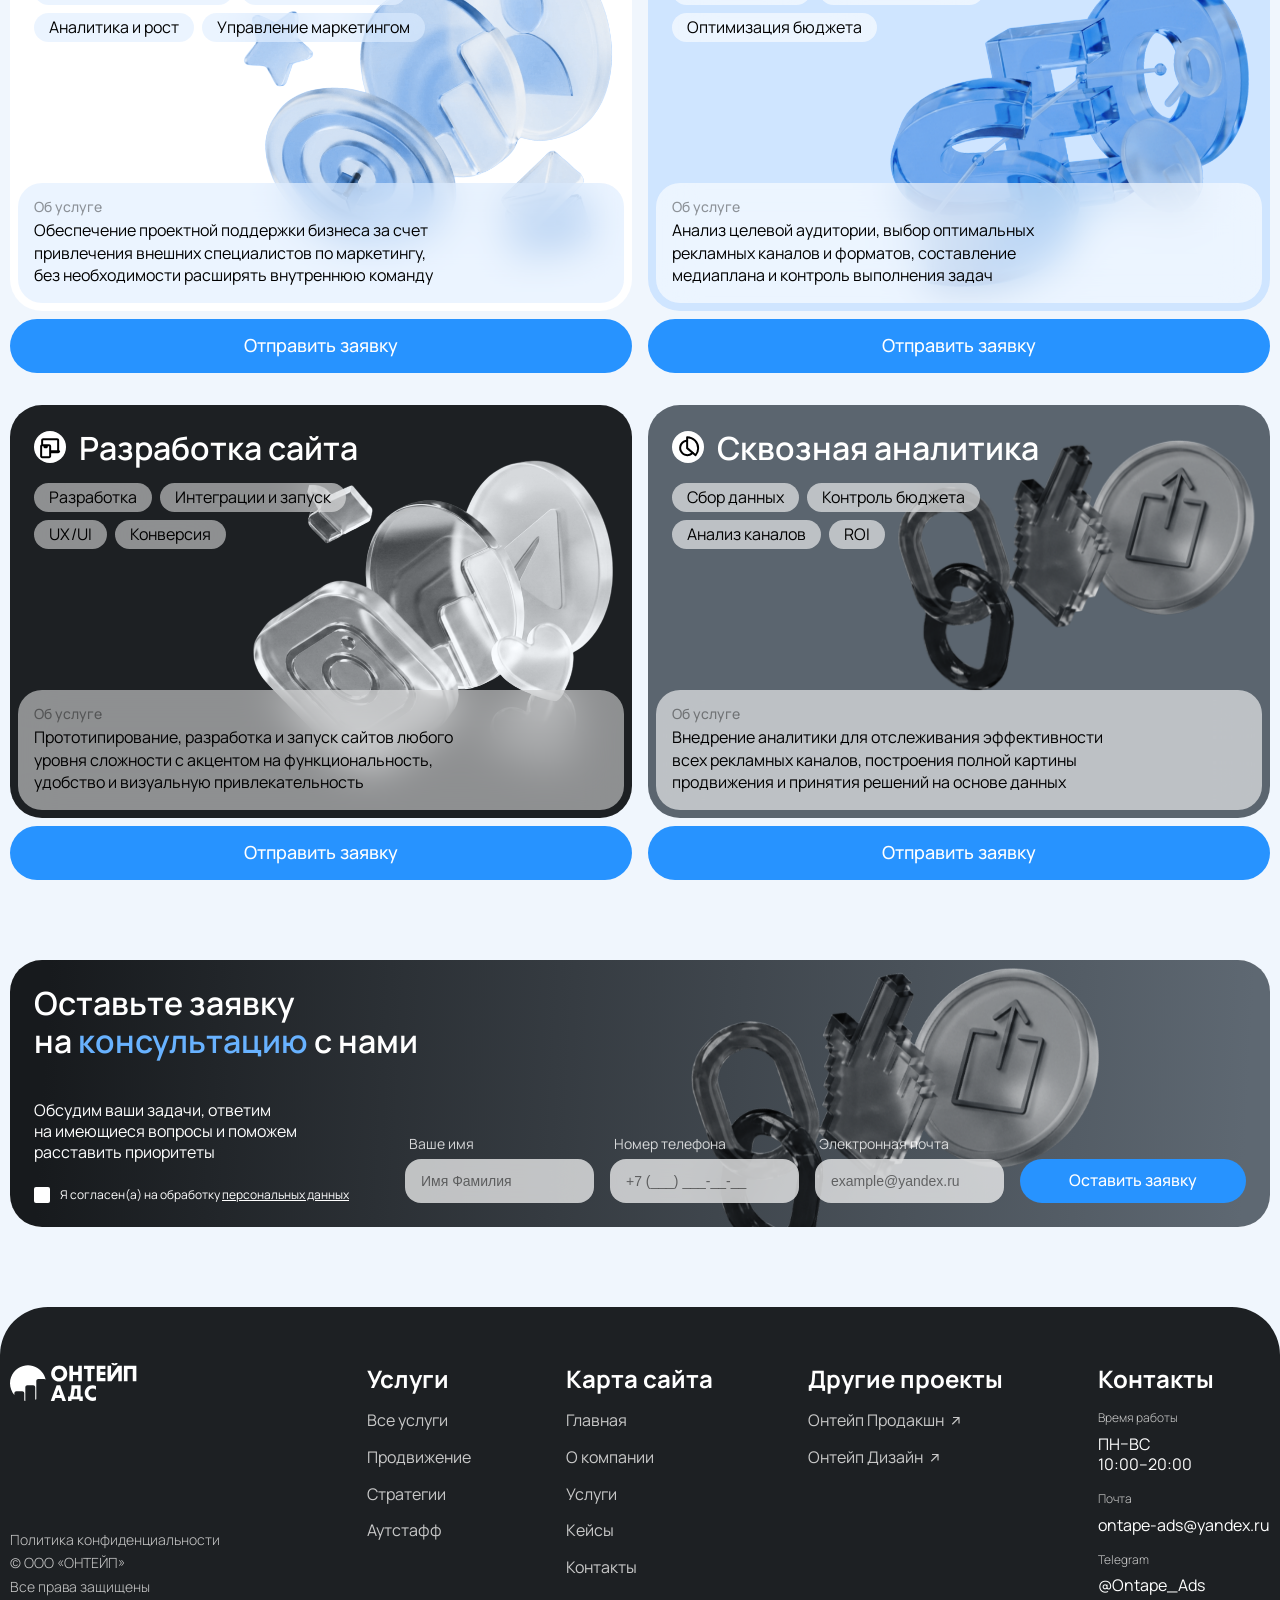
<file: services.html>
<!DOCTYPE html>
<html lang="ru">

<head>
    <meta charset="UTF-8">
    <meta name="viewport" content="width=device-width, initial-scale=1.0">
    <title>Услуги</title>
    <link rel="stylesheet" href="assets/css/style.css">
    <script src="./assets/scripts/script.js" defer></script>
    <link rel="stylesheet" href="https://cdn.jsdelivr.net/npm/swiper@11/swiper-bundle.min.css" />
</head>

<body>
    <div id="page" class="site">
        <!-- header -->
        <header class="header">
            <div class="container">
                <div class="header__inner ">
                    <div class="header__top">
                        <a class="logo" href="index.html">
                            <img src="./assets/images/logo/logo2.svg" alt="Логотип">
                        </a>

                        <nav aria-label="Основная навигация" class="desktop-nav">
                            <ul class="nav__list">
                                <li class="nav__item"><a class="nav__link" href="index.html">Главная</a></li>
                                <li class="nav__item"><a class="nav__link" href="company.html">О компании</a></li>
                                <li class="nav__item"><a class="nav__link" href="services.html">Услуги</a></li>
                                <li class="nav__item"><a class="nav__link" href="cases.html">кейсы</a></li>
                                <li class="nav__item"><a class="nav__link" href="contacts.html">Контакты</a></li>
                            </ul>
                        </nav>

                        <div class="header__right">
                            <div class="header__right_icon flex_row">
                                <a href="https://t.me/Ontape_Ads" target="_blank" class="icon-btn"
                                    aria-label="Telegram">
                                    <svg width="40" height="40" viewBox="0 0 40 40" fill="none"
                                        xmlns="http://www.w3.org/2000/svg">
                                        <rect width="40" height="40" rx="20" fill="#2793FF" />
                                        <path fill-rule="evenodd" clip-rule="evenodd"
                                            d="M10.5 18.9307C15.4558 16.7595 18.7603 15.3282 20.4138 14.6366C25.1348 12.6621 26.1157 12.3191 26.7551 12.3078C26.8958 12.3053 27.2102 12.3404 27.4139 12.5065C27.5858 12.6469 27.6332 12.8364 27.6558 12.9695C27.6784 13.1025 27.7066 13.4056 27.6842 13.6424C27.4284 16.3454 26.3214 22.9048 25.7583 25.9321C25.52 27.2131 25.0507 27.6426 24.5965 27.6847C23.6093 27.776 22.8597 27.0286 21.9035 26.3984C20.4073 25.4122 19.5621 24.7982 18.1098 23.8359C16.4314 22.7237 17.5194 22.1124 18.4759 21.1134C18.7262 20.852 23.0759 16.8737 23.16 16.5128C23.1706 16.4677 23.1803 16.2994 23.081 16.2106C22.9816 16.1218 22.8348 16.1521 22.729 16.1763C22.5789 16.2105 20.1887 17.7991 15.5585 20.9421C14.88 21.4105 14.2655 21.6388 13.7149 21.6268C13.108 21.6136 11.9404 21.2817 11.0724 20.998C10.0078 20.65 9.16169 20.4661 9.23537 19.8751C9.27374 19.5673 9.6953 19.2524 10.5 18.9307Z"
                                            fill="white" />
                                    </svg>

                                </a>
                            </div>
                            <a href="" class="header__right_btn main--btn js-open-modal">Заказать консультацию</a>

                            <button class="burger-btn burger__header_2" id="burgerBtn" type="button">
                                <span></span>
                                <span></span>
                                <span></span>
                            </button>
                        </div>
                    </div>

                    <div class="mobile-menu" id="mobileMenu">
                        <ul class="nav__list">
                            <li class="nav__item"><a class="nav__link" href="index.html">Главная</a></li>
                            <li class="nav__item"><a class="nav__link" href="company.html">О компании</a></li>
                            <li class="nav__item"><a class="nav__link" href="services.html">Услуги</a></li>
                            <li class="nav__item"><a class="nav__link" href="cases.html">кейсы</a></li>
                            <li class="nav__item"><a class="nav__link" href="contacts.html">Контакты</a></li>
                        </ul>

                        <div class="header__right mobile-only-right"
                            style="margin-top: 20px; display: flex; gap: 10px;">
                            <a href="" class="header__right_btn main--btn js-open-modal">Заказать консультацию</a>
                        </div>
                    </div>
                </div>
            </div>
        </header>
        <main id="primary" class="site-main">
            <!-- banner_main -->
            <section class="banner_main banner_main--services" style="background: 
linear-gradient(93.17deg, #171A1D 3.12%, #5E6872 97.74%);
mix-blend-mode: luminosity;">
                <div class="banner_main__content container">
                    <div class="title-sub">
                        <h1>Услуги компании
                        </h1>
                        <span class="banner-span"
                            style="padding: 0px 25px 15px 25px;-webkit-backdrop-filter: blur(20px); color: rgba(255, 255, 255, 1); background-color:rgba(255, 255, 255, 0.6); backdrop-filter: blur(20px); ">инструменты
                            роста в digital</span>
                    </div>
                </div>
                <div class="banner_img">
                    <img src="./assets/images/banner/banner3.png" alt="">
                </div>
            </section>

            <section class="section text_block__v2 container top_mar">
                <div class="text_block__v2-title flex_row">
                    <h2 class="title">Услуги компании</h2>
                    <div class="text_block__v2_filters services_f flex_row">
                        <div class="filter_tab-bg"></div>
                        <a href="#" class="filter_tab active" data-filter="all">Все услуги</a>
                        <a href="#" class="filter_tab" data-filter="promotion">Продвижение</a>
                        <a href="#" class="filter_tab" data-filter="strategies">Стратегии</a>
                        <a href="#" class="filter_tab" data-filter="outstaff">Аутстафф</a>
                    </div>

                    <div class="mobile-filter-bar">
                        <div class="filter__wrapper">

                            <button class="mobile-filter-active" id="mobileFilterActive">Все услуги</button>
                            <button class="mobile-filter-toggle" id="mobileFilterToggle">

                                <svg width="18" height="15" viewBox="0 0 18 15" fill="none"
                                    xmlns="http://www.w3.org/2000/svg">
                                    <g clip-path="url(#clip0_1395_3736)">
                                        <path d="M9.85721 10.5879L13.2858 14.1173L16.7144 10.5879" stroke="black"
                                            stroke-width="1.5" stroke-linecap="round" stroke-linejoin="round" />
                                        <path
                                            d="M1.28564 2.64752H9.85707M13.2856 14.1181V0.882812V14.1181ZM1.28564 11.471H5.57136H1.28564ZM1.28564 7.05928H7.28564H1.28564Z"
                                            stroke="black" stroke-width="1.5" stroke-linecap="round"
                                            stroke-linejoin="round" />
                                    </g>
                                    <defs>
                                        <clipPath id="clip0_1395_3736">
                                            <rect width="18" height="15" fill="white"
                                                transform="matrix(-1 0 0 1 18 0)" />
                                        </clipPath>
                                    </defs>
                                </svg>

                            </button>
                        </div>
                    </div>
                </div>

                <div class="filter-sheet" id="filterSheet">
                    <div class="filter-sheet__overlay" id="filterSheetOverlay"></div>
                    <div class="filter-sheet__panel">
                        <div class="filter-sheet__header">
                            <span class="filter-sheet__title">Фильтр</span>
                            <button class="filter-sheet__close" id="filterSheetClose">
                                <svg width="14" height="14" viewBox="0 0 14 14" fill="none"
                                    xmlns="http://www.w3.org/2000/svg">
                                    <path d="M13 13L1 1M13 1L1 13" stroke="black" stroke-opacity="0.5" stroke-width="2"
                                        stroke-linecap="round" stroke-linejoin="round" />
                                </svg>

                            </button>
                        </div>
                        <div class="filter-sheet__body">
                            <label class="filter-sheet__option">
                                <input type="radio" name="mobile-filter" value="all" checked>
                                <span class="filter-sheet__name">
                                    <svg width="22" height="22" viewBox="0 0 22 22" fill="none"
                                        xmlns="http://www.w3.org/2000/svg">
                                        <path
                                            d="M20 11H2M11 20C9.21997 20 7.47991 19.4722 5.99987 18.4832C4.51983 17.4943 3.36628 16.0887 2.68509 14.4442C2.0039 12.7996 1.82567 10.99 2.17294 9.24419C2.5202 7.49836 3.37737 5.89472 4.63604 4.63604C5.89472 3.37737 7.49836 2.5202 9.24419 2.17294C10.99 1.82567 12.7996 2.0039 14.4442 2.68509C16.0887 3.36628 17.4943 4.51983 18.4832 5.99987C19.4722 7.47991 20 9.21997 20 11C20 13.387 19.0518 15.6761 17.364 17.364C15.6761 19.0518 13.387 20 11 20V20ZM15 11C15 6 13.21 2 11 2C8.79 2 7 6 7 11C7 16 8.79 20 11 20C13.21 20 15 16 15 11Z"
                                            stroke="black" stroke-width="2" stroke-linecap="round"
                                            stroke-linejoin="round" />
                                    </svg>
                                    Все услуги</span>
                                <span class="filter-sheet__check">
                                    <svg width="16" height="15" viewBox="0 0 16 15" fill="none"
                                        xmlns="http://www.w3.org/2000/svg">
                                        <path d="M15 1L5.2 14L1 9.125" stroke="black" stroke-width="2"
                                            stroke-linecap="round" stroke-linejoin="round" />
                                    </svg>
                                </span>
                            </label>
                            <label class="filter-sheet__option">
                                <input type="radio" name="mobile-filter" value="promotion">
                                <span class="filter-sheet__name">
                                    <svg width="22" height="22" viewBox="0 0 22 22" fill="none"
                                        xmlns="http://www.w3.org/2000/svg">
                                        <path d="M20 5L13 12L10 9L2 17" stroke="black" stroke-width="2"
                                            stroke-linecap="round" stroke-linejoin="round" />
                                        <path d="M20 9V5H16" stroke="black" stroke-width="2" stroke-linecap="round"
                                            stroke-linejoin="round" />
                                    </svg>
                                    Продвижение</span>
                                <span class="filter-sheet__check">
                                    <svg width="16" height="15" viewBox="0 0 16 15" fill="none"
                                        xmlns="http://www.w3.org/2000/svg">
                                        <path d="M15 1L5.2 14L1 9.125" stroke="black" stroke-width="2"
                                            stroke-linecap="round" stroke-linejoin="round" />
                                    </svg>
                                </span>
                            </label>
                            <label class="filter-sheet__option">
                                <input type="radio" name="mobile-filter" value="strategies">
                                <span class="filter-sheet__name">
                                    <svg width="22" height="22" viewBox="0 0 22 22" fill="none"
                                        xmlns="http://www.w3.org/2000/svg">
                                        <path
                                            d="M15.8999 12C15.7191 12.8849 15.3019 13.7043 14.6927 14.3711C14.0835 15.0379 13.305 15.5273 12.44 15.7872C11.575 16.0471 10.6558 16.0679 9.77993 15.8472C8.90408 15.6266 8.10435 15.1729 7.46569 14.5342C6.82702 13.8956 6.37328 13.0958 6.15267 12.22C5.93205 11.3441 5.9528 10.4249 6.21271 9.55988C6.47262 8.69488 6.96198 7.91644 7.62881 7.30724C8.29564 6.69804 9.11503 6.28085 9.99994 6.09998"
                                            stroke="black" stroke-width="2" stroke-linecap="round"
                                            stroke-linejoin="round" />
                                        <path
                                            d="M11.33 2H11C9.21997 2 7.47991 2.52784 5.99987 3.51677C4.51983 4.50571 3.36628 5.91131 2.68509 7.55585C2.0039 9.20038 1.82567 11.01 2.17294 12.7558C2.5202 14.5016 3.37737 16.1053 4.63604 17.364C5.89472 18.6226 7.49836 19.4798 9.24419 19.8271C10.99 20.1743 12.7996 19.9961 14.4442 19.3149C16.0887 18.6337 17.4943 17.4802 18.4832 16.0001C19.4722 14.5201 20 12.78 20 11C20 10.89 20 10.78 20 10.67M14 8L11.5 10.5L14 8ZM14 5V8H17L20 5H17V2L14 5Z"
                                            stroke="black" stroke-width="2" stroke-linecap="round"
                                            stroke-linejoin="round" />
                                    </svg>
                                    Стратегии</span>
                                <span class="filter-sheet__check">
                                    <svg width="16" height="15" viewBox="0 0 16 15" fill="none"
                                        xmlns="http://www.w3.org/2000/svg">
                                        <path d="M15 1L5.2 14L1 9.125" stroke="black" stroke-width="2"
                                            stroke-linecap="round" stroke-linejoin="round" />
                                    </svg>
                                </span>
                            </label>
                            <label class="filter-sheet__option">
                                <input type="radio" name="mobile-filter" value="outstaff">
                                <span class="filter-sheet__name">
                                    <svg width="22" height="22" viewBox="0 0 22 22" fill="none"
                                        xmlns="http://www.w3.org/2000/svg">
                                        <path
                                            d="M18.8314 13.39L18.1114 19.12C18.0819 19.3639 17.9637 19.5884 17.7792 19.7508C17.5948 19.9131 17.3571 20.0018 17.1114 20H4.88138C4.6357 20.0018 4.39796 19.9131 4.21353 19.7508C4.02909 19.5884 3.91085 19.3639 3.88138 19.12L3.16138 13.39"
                                            stroke="black" stroke-width="2" stroke-linecap="round"
                                            stroke-linejoin="round" />
                                        <path
                                            d="M19.3214 13.23L14.7914 14.74C12.3311 15.559 9.67166 15.559 7.21136 14.74L2.68136 13.23C2.47438 13.1604 2.29586 13.025 2.17307 12.8444C2.05029 12.6639 1.98998 12.4481 2.00136 12.23V6H20.0014V12.28C20.0019 12.4896 19.9365 12.6942 19.8145 12.8646C19.6925 13.0351 19.52 13.1629 19.3214 13.23ZM10.0014 11H12.0014H10.0014ZM16.0014 5C16.0014 4.20435 15.6853 3.44129 15.1227 2.87868C14.5601 2.31607 13.797 2 13.0014 2H9.00136C8.20571 2 7.44265 2.31607 6.88004 2.87868C6.31743 3.44129 6.00136 4.20435 6.00136 5V6H16.0014V5Z"
                                            stroke="black" stroke-width="2" stroke-linecap="round"
                                            stroke-linejoin="round" />
                                    </svg>
                                    Аутстафф</span>
                                <span class="filter-sheet__check">
                                    <svg width="16" height="15" viewBox="0 0 16 15" fill="none"
                                        xmlns="http://www.w3.org/2000/svg">
                                        <path d="M15 1L5.2 14L1 9.125" stroke="black" stroke-width="2"
                                            stroke-linecap="round" stroke-linejoin="round" />
                                    </svg>
                                </span>
                            </label>
                        </div>
                    </div>
                </div>

                <div class="text_block__v2__cards active">
                    <div class="text_block__v2--content grid-2">
                        <div class="text_block__v2_cards">
                            <div class="services_card flex_column">
                                <a href="#" class="js-open-modal">
                                <div class="services_card__content card flex_column type-light"
                                    style="background-color: #FFF;">
                                    <div class="card-bg-image">
                                        <img src="./assets/images/services/services1.png" alt="">
                                    </div>
                                    <div class="services_card__top">
                                        <div class="services_card__logo flex_row">
                                            <img src="assets/images/services/logo1.svg" alt="">
                                            <p>Яндекс Директ</p>
                                        </div>
                                        <div class="services_card__cheaps flex_column service-direct">
                                            <div class="services_card__cheap flex_row">
                                                <p class="chip-1">Яндекс.Директ</p>
                                                <p class="chip-2">Поисковая реклама</p>
                                            </div>
                                            <div class="services_card__cheap flex_row">
                                                <p class="chip-3">PPC</p>
                                                <p class="chip-4">Ретаргетинг</p>
                                            </div>
                                        </div>
                                    </div>
                                    <div class="services_card__bottom flex_column pad_16">
                                        <h3>Об услуге</h3>
                                        <p>Настройка рекламного кабинета, ведение и&nbsp;оптимизация рекламных кампаний 
                                            в&nbsp;Яндекс Директ для&nbsp;быстрого привлечения клиентов и&nbsp;роста продаж</p>
                                    </div>
                                </div>
                                </a>
                                <a href="" class="main--btn services_card__btn js-open-modal">Отправить заявку</a>
                            </div>
                        </div>
                        <div class="text_block__v2_cards">
                            <div class="services_card flex_column">
                                <a href="#" class="js-open-modal">

                                <div class="services_card__content card flex_column"
                                    style="background-color: rgba(207, 229, 255, 1);">
                                    <div class="card-bg-image" style="mix-blend-mode: multiply;">
                                        <img src="./assets/images/services/services2.png" alt="">
                                    </div>
                                    <div class="services_card__top">
                                        <div class="services_card__logo flex_row">
                                            <img src="assets/images/services/logo2.svg" alt="">
                                            <p>SEO-продвижение</p>
                                        </div>
                                        <div class="services_card__cheaps flex_column service-seo">
                                            <div class="services_card__cheap flex_row">
                                                <p class="chip-1" style="background-color: rgba(255, 255, 255, 0.6);">
                                                    Позиционирование</p>
                                                <p class="chip-2" style="background-color: rgba(255, 255, 255, 0.6);">
                                                    Айдентика</p>
                                            </div>
                                            <div class="services_card__cheap flex_row">
                                                <p class="chip-3" style="background-color: rgba(255, 255, 255, 0.6);">
                                                    Коммуникация</p>
                                                <p class="chip-4" style="background-color: rgba(255, 255, 255, 0.6);">
                                                    Упаковка продукта</p>
                                            </div>
                                        </div>
                                    </div>
                                    <div class="services_card__bottom flex_column pad_16"
                                        style="background-color: rgba(255, 255, 255, 0.6);">
                                        <h3>Об услуге</h3>
                                        <p>Продвижение сайта в поисковых системах: техническая оптимизация, работа 
                                            с&nbsp;контентом и внешними ссылками для&nbsp;увеличения органического трафика</p>
                                    </div>
                                </div>
                                </a>
                                <a href="" class="main--btn services_card__btn js-open-modal">Отправить заявку</a>
                            </div>
                        </div>
                    </div>
                    <div class="text_block__v2--content grid-2">
                        <div class="text_block__v2_cards">
                            <div class="services_card flex_column">
                                <a href="#" class="js-open-modal">

                                <div class="services_card__content card flex_column"
                                    style="background-color: rgba(29, 32, 35, 1);">
                                    <div class="card-bg-image">
                                        <img src="./assets/images/services/services3.png" alt="">
                                    </div>
                                    <div class="services_card__top">
                                        <div class="services_card__logo flex_row">
                                            <img src="assets/images/services/logo3.svg" alt="">
                                            <p style="color: #FFF;">SMM-продвижение</p>
                                        </div>
                                        <div class="services_card__cheaps flex_column service-smm">
                                            <div class="services_card__cheap flex_row">
                                                <p class="chip-1" style="background-color: rgba(255, 255, 255, 0.5);">
                                                    Community Management</p>
                                            </div>
                                            <div class="services_card__cheap flex_row">
                                                <p class="chip-2" style="background-color: rgba(255, 255, 255, 0.5);">
                                                    Статейный маркетинг</p>
                                                <p class="chip-3" style="background-color: rgba(255, 255, 255, 0.5);">
                                                    UGC</p>
                                            </div>
                                        </div>
                                    </div>
                                    <div class="services_card__bottom flex_column pad_16"
                                        style="background-color: rgba(255, 255, 255, 0.5);">
                                        <h3>Об услуге</h3>
                                        <p>Продвижение бизнеса в социальных сетях: оформление профилей, запуск
                                            таргетированной рекламы и&nbsp;построение лояльного сообщества вокруг бренда
                                        </p>
                                    </div>
                                </div>
                                </a>
                                <a href="" class="main--btn services_card__btn js-open-modal">Отправить заявку</a>
                            </div>
                        </div>
                        <div class="text_block__v2_cards">
                            <div class="services_card flex_column">
                                <a href="#" class="js-open-modal">

                                <div class="services_card__content card flex_column"
                                    style="background-color: rgba(91, 101, 111, 1);">
                                    <div class="card-bg-image">
                                        <img src="./assets/images/services/services4.png" alt="">
                                    </div>
                                    <div class="services_card__top">
                                        <div class="services_card__logo flex_row">
                                            <img src="assets/images/services/logo4.svg" alt="">
                                            <p style="color: #FFF;">Медийная реклама</p>
                                        </div>
                                        <div class="services_card__cheaps flex_column service-media">
                                            <div class="services_card__cheap flex_row">
                                                <p class="chip-1" style="background-color: rgba(255, 255, 255, 0.6);">
                                                    Баннерные кампании</p>
                                                <p class="chip-2" style="background-color: rgba(255, 255, 255, 0.6);">
                                                    Рост узнаваемости</p>
                                            </div>
                                            <div class="services_card__cheap flex_row">
                                                <p class="chip-3" style="background-color: rgba(255, 255, 255, 0.6);">
                                                    Гео-реклама</p>
                                                <p class="chip-4" style="background-color: rgba(255, 255, 255, 0.6);">
                                                    Поддержка воронки</p>
                                            </div>
                                        </div>
                                    </div>
                                    <div class="services_card__bottom flex_column pad_16"
                                        style="background-color: rgba(255, 255, 255, 0.6);">
                                        <h3>Об услуге</h3>
                                        <p>Запуск баннерной и видеорекламы в&nbsp;Яндекс.Директ для&nbsp;увеличения
                                            узнаваемости
                                            бренда и привлечения новой аудитории через широкий охват</p>
                                    </div>
                                </div>
                                </a>
                                <a href="" class="main--btn services_card__btn js-open-modal">Отправить заявку</a>
                            </div>
                        </div>
                    </div>
                    <div class="text_block__v2--content grid-2">
                        <div class="text_block__v2_cards">
                            <div class="services_card flex_column">
                                <a href="#" class="js-open-modal">

                                <div class="services_card__content card flex_column type-light"
                                    style="background-color: #FFF;">
                                    <div class="card-bg-image">
                                        <img src="./assets/images/services/services1.png" alt="">
                                    </div>
                                    <div class="services_card__top">
                                        <div class="services_card__logo flex_row">
                                            <img src="assets/images/services/logo5.svg" alt="">
                                            <p>Digital-стратегии</p>
                                        </div>
                                        <div class="services_card__cheaps flex_column service-digital">
                                            <div class="services_card__cheap flex_row">
                                                <p class="chip-1">Построение воронки</p>
                                                <p class="chip-2">Тестирование и рост</p>
                                            </div>
                                            <div class="services_card__cheap flex_row">
                                                <p class="chip-3">Анализ ЦА</p>
                                                <p class="chip-4">Выбор каналов</p>
                                            </div>
                                        </div>
                                    </div>
                                    <div class="services_card__bottom flex_column pad_16">
                                        <h3>Об услуге</h3>
                                        <p>Построение коммуникационной и&nbsp;маркетинговой стратегии в digital, определение
                                            ЦА, анализ рынка и&nbsp;конкурентов, формулировка ключевого сообщения</p>
                                    </div>
                                </div>
                                </a>
                                <a href="" class="main--btn services_card__btn js-open-modal">Отправить заявку</a>
                            </div>
                        </div>
                        <div class="text_block__v2_cards">
                            <div class="services_card flex_column">
                                <a href="#" class="js-open-modal">

                                <div class="services_card__content card flex_column"
                                    style="background-color: rgba(207, 229, 255, 1);">
                                    <div class="card-bg-image" style="mix-blend-mode: multiply;">
                                        <img src="./assets/images/services/services2.png" alt="">
                                    </div>
                                    <div class="services_card__top">
                                        <div class="services_card__logo flex_row">
                                            <img src="assets/images/services/logo6.svg" alt="">
                                            <p>Бренд-упаковка</p>
                                        </div>
                                        <div class="services_card__cheaps flex_column service-brand">
                                            <div class="services_card__cheap flex_row">
                                                <p class="chip-1" style="background-color: rgba(255, 255, 255, 0.6);">
                                                    Коммуникация</p>
                                                <p class="chip-2" style="background-color: rgba(255, 255, 255, 0.6);">
                                                    Упаковка продукта</p>
                                            </div>
                                            <div class="services_card__cheap flex_row">
                                                <p class="chip-3" style="background-color: rgba(255, 255, 255, 0.6);">
                                                    Позиционирование</p>
                                                <p class="chip-4" style="background-color: rgba(255, 255, 255, 0.6);">
                                                    Айдентика</p>
                                            </div>
                                        </div>
                                    </div>
                                    <div class="services_card__bottom flex_column pad_16"
                                        style="background-color: rgba(255, 255, 255, 0.6);">
                                        <h3>Об услуге</h3>
                                        <p>Создание единого визуального и&nbsp;смыслового образа компании: разработка
                                            фирменного стиля, дизайн носителей и&nbsp;формирование коммуникаций</p>
                                    </div>
                                </div>
                                </a>
                                <a href="" class="main--btn services_card__btn js-open-modal">Отправить заявку</a>
                            </div>
                        </div>
                    </div>
                    <div class="text_block__v2--content grid-2">
                        <div class="text_block__v2_cards">
                            <div class="services_card flex_column">
                                <a href="#" class="js-open-modal">

                                <div class="services_card__content card flex_column"
                                    style="background-color: rgba(29, 32, 35, 1);">
                                    <div class="card-bg-image">
                                        <img src="./assets/images/services/services3.png" alt="">
                                    </div>
                                    <div class="services_card__top">
                                        <div class="services_card__logo flex_row">
                                            <img src="assets/images/services/logo7.svg" alt="">
                                            <p style="color: #FFF;">Разработка УТП</p>
                                        </div>
                                        <div class="services_card__cheaps flex_column service-utp">
                                            <div class="services_card__cheap flex_row">
                                                <p class="chip-1" style="background-color: rgba(255, 255, 255, 0.5);">
                                                    Анализ рынка</p>
                                                <p class="chip-2" style="background-color: rgba(255, 255, 255, 0.5);">
                                                    Выявление ценностей</p>
                                            </div>
                                            <div class="services_card__cheap flex_row">
                                                <p class="chip-3" style="background-color: rgba(255, 255, 255, 0.5);">
                                                    Формирование УТП</p>
                                            </div>
                                        </div>
                                    </div>
                                    <div class="services_card__bottom flex_column pad_16"
                                        style="background-color: rgba(255, 255, 255, 0.5);">
                                        <h3>Об услуге</h3>
                                        <p>Построение уникального торгового предложения: формирование преимуществ и
                                            выгод, способных выделить бренд на рынке и привлечь к нему внимание</p>
                                    </div>
                                </div>
                                </a>
                                <a href="" class="main--btn services_card__btn js-open-modal">Отправить заявку</a>
                            </div>
                        </div>
                        <div class="text_block__v2_cards">
                            <div class="services_card flex_column">
                                <a href="#" class="js-open-modal">

                                <div class="services_card__content card flex_column"
                                    style="background-color: rgba(91, 101, 111, 1);">
                                    <div class="card-bg-image">
                                        <img src="./assets/images/services/services5.png" alt="">
                                    </div>
                                    <div class="services_card__top">
                                        <div class="services_card__logo flex_row">
                                            <img src="assets/images/services/logo8.svg" alt="">
                                            <p style="color: #FFF;">Контент-маркетинг</p>
                                        </div>
                                        <div class="services_card__cheaps flex_column service-content">
                                            <div class="services_card__cheap flex_row">
                                                <p class="chip-1" style="background-color: rgba(255, 255, 255, 0.6);">
                                                    Копирайтинг</p>
                                                <p class="chip-2" style="background-color: rgba(255, 255, 255, 0.6);">
                                                    Экспертные материалы</p>
                                            </div>
                                            <div class="services_card__cheap flex_row">
                                                <p class="chip-3" style="background-color: rgba(255, 255, 255, 0.6);">
                                                    SEO-контент</p>
                                                <p class="chip-4" style="background-color: rgba(255, 255, 255, 0.6);">
                                                    Развитие блога</p>
                                            </div>
                                        </div>
                                    </div>
                                    <div class="services_card__bottom flex_column pad_16"
                                        style="background-color: rgba(255, 255, 255, 0.6);">
                                        <h3>Об услуге</h3>
                                        <p>Разработка стратегий контент-маркетинга, создание полезных статей, новостных
                                            публикаций и&nbsp;их&nbsp;размещение для вовлечения и удержания ЦА</p>
                                    </div>
                                </div>
                                </a>
                                <a href="" class="main--btn services_card__btn js-open-modal">Отправить заявку</a>
                            </div>
                        </div>
                    </div>
                    <div class="text_block__v2--content grid-2">
                        <div class="text_block__v2_cards">
                            <div class="services_card flex_column">
                                <a href="#" class="js-open-modal">

                                <div class="services_card__content card flex_column type-light"
                                    style="background-color: #FFF;">
                                    <div class="card-bg-image">
                                        <img src="./assets/images/services/services1.png" alt="">
                                    </div>
                                    <div class="services_card__top">
                                        <div class="services_card__logo flex_row">
                                            <img src="assets/images/services/logo9.svg" alt="">
                                            <p>Аутстафф-маркетинг</p>
                                        </div>
                                        <div class="services_card__cheaps flex_column service-outstaff">
                                            <div class="services_card__cheap flex_row">
                                                <p class="chip-1">Интеграция в команду</p>
                                                <p class="chip-2">Развитие каналов</p>
                                            </div>
                                            <div class="services_card__cheap flex_row">
                                                <p class="chip-3">Аналитика и рост</p>
                                                <p class="chip-4">Управление маркетингом</p>
                                            </div>
                                        </div>
                                    </div>
                                    <div class="services_card__bottom flex_column pad_16">
                                        <h3>Об услуге</h3>
                                        <p>Обеспечение проектной поддержки бизнеса за счет привлечения внешних
                                            специалистов по маркетингу, без&nbsp;необходимости расширять внутреннюю
                                            команду
                                        </p>
                                    </div>
                                </div>
                                </a>
                                <a href="" class="main--btn services_card__btn js-open-modal">Отправить заявку</a>
                            </div>
                        </div>
                        <div class="text_block__v2_cards">
                            <div class="services_card flex_column">
                                <a href="#" class="js-open-modal">

                                <div class="services_card__content card flex_column"
                                    style="background-color: rgba(207, 229, 255, 1);">
                                    <div class="card-bg-image" style="mix-blend-mode: multiply;">
                                        <img src="./assets/images/services/services2.png" alt="">
                                    </div>
                                    <div class="services_card__top">
                                        <div class="services_card__logo flex_row">
                                            <img src="assets/images/services/logo10.svg" alt="">
                                            <p>Медиапланирование</p>
                                        </div>
                                        <div class="services_card__cheaps flex_column service-mediaplan">
                                            <div class="services_card__cheap flex_row">
                                                <p class="chip-1" style="background-color: rgba(255, 255, 255, 0.6);">
                                                    Расчёт охвата</p>
                                                <p class="chip-2" style="background-color: rgba(255, 255, 255, 0.6);">
                                                    Подбор площадок</p>
                                            </div>
                                            <div class="services_card__cheap flex_row">
                                                <p class="chip-3" style="background-color: rgba(255, 255, 255, 0.6);">
                                                    Оптимизация бюджета</p>
                                            </div>
                                        </div>
                                    </div>
                                    <div class="services_card__bottom flex_column pad_16"
                                        style="background-color: rgba(255, 255, 255, 0.6);">
                                        <h3>Об услуге</h3>
                                        <p>Анализ целевой аудитории, выбор оптимальных рекламных каналов и&nbsp;форматов,
                                            составление медиаплана и&nbsp;контроль выполнения задач</p>
                                    </div>
                                </div>
                                </a>
                                <a href="" class="main--btn services_card__btn js-open-modal">Отправить заявку</a>
                            </div>
                        </div>
                    </div>
                    <div class="text_block__v2--content grid-2">
                        <div class="text_block__v2_cards">
                            <div class="services_card flex_column">
                                <a href="#" class="js-open-modal">

                                <div class="services_card__content card flex_column"
                                    style="background-color: rgba(29, 32, 35, 1);">
                                    <div class="card-bg-image">
                                        <img src="./assets/images/services/services3.png" alt="">
                                    </div>
                                    <div class="services_card__top">
                                        <div class="services_card__logo flex_row">
                                            <img src="assets/images/services/logo11.svg" alt="">
                                            <p style="color: #FFF;">Разработка сайта</p>
                                        </div>
                                        <div class="services_card__cheaps flex_column service-site">
                                            <div class="services_card__cheap flex_row">
                                                <p class="chip-1" style="background-color: rgba(255, 255, 255, 0.5);">
                                                    Разработка</p>
                                                <p class="chip-2" style="background-color: rgba(255, 255, 255, 0.5);">
                                                    Интеграции и запуск</p>
                                            </div>
                                            <div class="services_card__cheap flex_row">
                                                <p class="chip-3" style="background-color: rgba(255, 255, 255, 0.5);">
                                                    UX/UI</p>
                                                <p class="chip-4" style="background-color: rgba(255, 255, 255, 0.5);">
                                                    Конверсия</p>
                                            </div>
                                        </div>
                                    </div>
                                    <div class="services_card__bottom flex_column pad_16"
                                        style="background-color: rgba(255, 255, 255, 0.5);">
                                        <h3>Об услуге</h3>
                                        <p>Прототипирование, разработка и запуск сайтов любого уровня сложности 
                                            с&nbsp;акцентом на функциональность, удобство и&nbsp;визуальную привлекательность</p>
                                    </div>
                                </div>
                                </a>
                                <a href="" class="main--btn services_card__btn js-open-modal">Отправить заявку</a>
                            </div>
                        </div>
                        <div class="text_block__v2_cards">
                            <div class="services_card flex_column">
                                <a href="#" class="js-open-modal">

                                <div class="services_card__content card flex_column"
                                    style="background-color: rgba(91, 101, 111, 1);">
                                    <div class="card-bg-image">
                                        <img src="./assets/images/services/services5.png" alt="">
                                    </div>
                                    <div class="services_card__top">
                                        <div class="services_card__logo flex_row">
                                            <img src="assets/images/services/logo12.svg" alt="">
                                            <p style="color: #FFF;">Сквозная аналитика</p>
                                        </div>
                                        <div class="services_card__cheaps flex_column service-analytics">
                                            <div class="services_card__cheap flex_row">
                                                <p class="chip-1" style="background-color: rgba(255, 255, 255, 0.6);">
                                                    Сбор данных</p>
                                                <p class="chip-2" style="background-color: rgba(255, 255, 255, 0.6);">
                                                    Контроль бюджета</p>
                                            </div>
                                            <div class="services_card__cheap flex_row">
                                                <p class="chip-3" style="background-color: rgba(255, 255, 255, 0.6);">
                                                    Анализ каналов</p>
                                                <p class="chip-4" style="background-color: rgba(255, 255, 255, 0.6);">
                                                    ROI</p>
                                            </div>
                                        </div>
                                    </div>
                                    <div class="services_card__bottom flex_column pad_16"
                                        style="background-color: rgba(255, 255, 255, 0.6);">
                                        <h3>Об услуге</h3>
                                        <p>Внедрение аналитики для отслеживания эффективности всех рекламных каналов,
                                            построения полной картины продвижения и&nbsp;принятия решений на основе данных
                                        </p>
                                    </div>
                                </div>
                                </a>
                                <a href="" class="main--btn services_card__btn js-open-modal">Отправить заявку</a>
                            </div>
                        </div>
                    </div>
                </div>
                <div class="text_block__v2__cards" id="promotion">
                    <div class="text_block__v2--content grid-2">
                        <div class="text_block__v2_cards">
                            <div class="services_card flex_column">
                                <a href="#" class="js-open-modal">

                                <div class="services_card__content card flex_column type-light"
                                    style="background-color: #FFF;">
                                    <div class="card-bg-image">
                                        <img src="./assets/images/services/services1.png" alt="">
                                    </div>
                                    <div class="services_card__top">
                                        <div class="services_card__logo flex_row">
                                            <img src="assets/images/services/logo1.svg" alt="">
                                            <p>Яндекс Директ</p>
                                        </div>
                                        <div class="services_card__cheaps flex_column service-direct">
                                            <div class="services_card__cheap flex_row">
                                                <p class="chip-1">Яндекс.Директ</p>
                                                <p class="chip-2">Поисковая реклама</p>
                                            </div>
                                            <div class="services_card__cheap flex_row">
                                                <p class="chip-3">PPC</p>
                                                <p class="chip-4">Ретаргетинг</p>
                                            </div>
                                        </div>
                                    </div>
                                    <div class="services_card__bottom flex_column pad_16">
                                        <h3>Об услуге</h3>
                                        <p>Настройка рекламного кабинета, ведение и&nbsp;оптимизация рекламных кампаний в
                                            Яндекс Директ для&nbsp;быстрого привлечения клиентов и роста продаж</p>
                                    </div>
                                </div>
                                </a>
                                <a href="" class="main--btn services_card__btn js-open-modal">Отправить заявку</a>
                            </div>
                        </div>
                        <div class="text_block__v2_cards">
                            <div class="services_card flex_column">
                                <a href="#" class="js-open-modal">

                                <div class="services_card__content card flex_column"
                                    style="background-color: rgba(207, 229, 255, 1);">
                                    <div class="card-bg-image" style="mix-blend-mode: multiply;">
                                        <img src="./assets/images/services/services2.png" alt="">
                                    </div>
                                    <div class="services_card__top">
                                        <div class="services_card__logo flex_row">
                                            <img src="assets/images/services/logo2.svg" alt="">
                                            <p>SEO-продвижение</p>
                                        </div>
                                        <div class="services_card__cheaps flex_column service-seo">
                                            <div class="services_card__cheap flex_row">
                                                <p class="chip-1" style="background-color: rgba(255, 255, 255, 0.6);">
                                                    Позиционирование</p>
                                                <p class="chip-2" style="background-color: rgba(255, 255, 255, 0.6);">
                                                    Айдентика</p>
                                            </div>
                                            <div class="services_card__cheap flex_row">
                                                <p class="chip-3" style="background-color: rgba(255, 255, 255, 0.6);">
                                                    Коммуникация</p>
                                                <p class="chip-4" style="background-color: rgba(255, 255, 255, 0.6);">
                                                    Упаковка продукта</p>
                                            </div>
                                        </div>
                                    </div>
                                    <div class="services_card__bottom flex_column pad_16"
                                        style="background-color: rgba(255, 255, 255, 0.6);">
                                        <h3>Об услуге</h3>
                                        <p>Продвижение сайта в поисковых системах: техническая оптимизация, работа 
                                            с&nbsp;контентом и внешними ссылками для увеличения органического трафика</p>
                                    </div>
                                </div>
                                </a>
                                <a href="" class="main--btn services_card__btn js-open-modal">Отправить заявку</a>
                            </div>
                        </div>
                    </div>
                    <div class="text_block__v2--content grid-2">
                        <div class="text_block__v2_cards">
                            <div class="services_card flex_column">
                                <a href="#" class="js-open-modal">

                                <div class="services_card__content card flex_column"
                                    style="background-color: rgba(29, 32, 35, 1);">
                                    <div class="card-bg-image">
                                        <img src="./assets/images/services/services3.png" alt="">
                                    </div>
                                    <div class="services_card__top">
                                        <div class="services_card__logo flex_row">
                                            <img src="assets/images/services/logo3.svg" alt="">
                                            <p style="color: #FFF;">SMM-продвижение</p>
                                        </div>
                                        <div class="services_card__cheaps flex_column service-smm">
                                            <div class="services_card__cheap flex_row">
                                                <p class="chip-1" style="background-color: rgba(255, 255, 255, 0.5);">
                                                    Community Management</p>
                                            </div>
                                            <div class="services_card__cheap flex_row">
                                                <p class="chip-2" style="background-color: rgba(255, 255, 255, 0.5);">
                                                    Статейный маркетинг</p>
                                                <p class="chip-3" style="background-color: rgba(255, 255, 255, 0.5);">
                                                    UGC</p>
                                            </div>
                                        </div>
                                    </div>
                                    <div class="services_card__bottom flex_column pad_16"
                                        style="background-color: rgba(255, 255, 255, 0.5);">
                                        <h3>Об услуге</h3>
                                        <p>Продвижение бизнеса в социальных сетях: оформление профилей, запуск
                                            таргетированной рекламы и&nbsp;построение лояльного сообщества вокруг бренда
                                        </p>
                                    </div>
                                </div>
                                </a>
                                <a href="" class="main--btn services_card__btn js-open-modal">Отправить заявку</a>
                            </div>
                        </div>
                        <div class="text_block__v2_cards">
                            <div class="services_card flex_column">
                                <a href="#" class="js-open-modal">

                                <div class="services_card__content card flex_column"
                                    style="background-color: rgba(91, 101, 111, 1);">
                                    <div class="card-bg-image">
                                        <img src="./assets/images/services/services4.png" alt="">
                                    </div>
                                    <div class="services_card__top">
                                        <div class="services_card__logo flex_row">
                                            <img src="assets/images/services/logo4.svg" alt="">
                                            <p style="color: #FFF;">Медийная реклама</p>
                                        </div>
                                        <div class="services_card__cheaps flex_column service-media">
                                            <div class="services_card__cheap flex_row">
                                                <p class="chip-1" style="background-color: rgba(255, 255, 255, 0.6);">
                                                    Баннерные кампании</p>
                                                <p class="chip-2" style="background-color: rgba(255, 255, 255, 0.6);">
                                                    Рост узнаваемости</p>
                                            </div>
                                            <div class="services_card__cheap flex_row">
                                                <p class="chip-3" style="background-color: rgba(255, 255, 255, 0.6);">
                                                    Гео-реклама</p>
                                                <p class="chip-4" style="background-color: rgba(255, 255, 255, 0.6);">
                                                    Поддержка воронки</p>
                                            </div>
                                        </div>
                                    </div>
                                    <div class="services_card__bottom flex_column pad_16"
                                        style="background-color: rgba(255, 255, 255, 0.6);">
                                        <h3>Об услуге</h3>
                                        <p>Запуск баннерной и видеорекламы в&nbsp;Яндекс.Директ для&nbsp;увеличения
                                            узнаваемости
                                            бренда и привлечения новой аудитории через широкий охват</p>
                                    </div>
                                </div>
                                </a>
                                <a href="" class="main--btn services_card__btn js-open-modal">Отправить заявку</a>
                            </div>
                        </div>
                    </div>
                </div>

                <div class="text_block__v2__cards" id="strategies">
                    <div class="text_block__v2--content grid-2">
                        <div class="text_block__v2_cards">
                            <div class="services_card flex_column">
                                <a href="#" class="js-open-modal">

                                <div class="services_card__content card flex_column type-light"
                                    style="background-color: #FFF;">
                                    <div class="card-bg-image">
                                        <img src="./assets/images/services/services1.png" alt="">
                                    </div>
                                    <div class="services_card__top">
                                        <div class="services_card__logo flex_row">
                                            <img src="assets/images/services/logo5.svg" alt="">
                                            <p>Digital-стратегии</p>
                                        </div>
                                        <div class="services_card__cheaps flex_column service-digital">
                                            <div class="services_card__cheap flex_row">
                                                <p class="chip-1">Построение воронки</p>
                                                <p class="chip-2">Тестирование и рост</p>
                                            </div>
                                            <div class="services_card__cheap flex_row">
                                                <p class="chip-3">Анализ ЦА</p>
                                                <p class="chip-4">Выбор каналов</p>
                                            </div>
                                        </div>
                                    </div>
                                    <div class="services_card__bottom flex_column pad_16">
                                        <h3>Об услуге</h3>
                                        <p>Построение коммуникационной и&nbsp;маркетинговой стратегии в digital, определение
                                            ЦА, анализ рынка и&nbsp;конкурентов, формулировка ключевого сообщения</p>
                                    </div>
                                </div>
                                </a>
                                <a href="" class="main--btn services_card__btn js-open-modal">Отправить заявку</a>
                            </div>
                        </div>
                        <div class="text_block__v2_cards">
                            <div class="services_card flex_column">
                                <a href="#" class="js-open-modal">

                                <div class="services_card__content card flex_column"
                                    style="background-color: rgba(207, 229, 255, 1);">
                                    <div class="card-bg-image" style="mix-blend-mode: multiply;">
                                        <img src="./assets/images/services/services2.png" alt="">
                                    </div>
                                    <div class="services_card__top">
                                        <div class="services_card__logo flex_row">
                                            <img src="assets/images/services/logo6.svg" alt="">
                                            <p>Бренд-упаковка</p>
                                        </div>
                                        <div class="services_card__cheaps flex_column service-brand">
                                            <div class="services_card__cheap flex_row">
                                                <p class="chip-1" style="background-color: rgba(255, 255, 255, 0.6);">
                                                    Коммуникация</p>
                                                <p class="chip-2" style="background-color: rgba(255, 255, 255, 0.6);">
                                                    Упаковка продукта</p>
                                            </div>
                                            <div class="services_card__cheap flex_row">
                                                <p class="chip-3" style="background-color: rgba(255, 255, 255, 0.6);">
                                                    Позиционирование</p>
                                                <p class="chip-4" style="background-color: rgba(255, 255, 255, 0.6);">
                                                    Айдентика</p>
                                            </div>
                                        </div>
                                    </div>
                                    <div class="services_card__bottom flex_column pad_16"
                                        style="background-color: rgba(255, 255, 255, 0.6);">
                                        <h3>Об услуге</h3>
                                        <p>Создание единого визуального и&nbsp;смыслового образа компании: разработка
                                            фирменного стиля, дизайн носителей и&nbsp;формирование коммуникаций</p>
                                    </div>
                                </div>
                                </a>
                                <a href="" class="main--btn services_card__btn js-open-modal">Отправить заявку</a>
                            </div>
                        </div>
                    </div>
                    <div class="text_block__v2--content grid-2">
                        <div class="text_block__v2_cards">
                            <div class="services_card flex_column">
                                <a href="#" class="js-open-modal">

                                <div class="services_card__content card flex_column"
                                    style="background-color: rgba(29, 32, 35, 1);">
                                    <div class="card-bg-image">
                                        <img src="./assets/images/services/services3.png" alt="">
                                    </div>
                                    <div class="services_card__top">
                                        <div class="services_card__logo flex_row">
                                            <img src="assets/images/services/logo7.svg" alt="">
                                            <p style="color: #FFF;">Разработка УТП</p>
                                        </div>
                                        <div class="services_card__cheaps flex_column service-utp">
                                            <div class="services_card__cheap flex_row">
                                                <p class="chip-1" style="background-color: rgba(255, 255, 255, 0.5);">
                                                    Анализ рынка</p>
                                                <p class="chip-2" style="background-color: rgba(255, 255, 255, 0.5);">
                                                    Выявление ценностей</p>
                                            </div>
                                            <div class="services_card__cheap flex_row">
                                                <p class="chip-3" style="background-color: rgba(255, 255, 255, 0.5);">
                                                    Формирование УТП</p>
                                            </div>
                                        </div>
                                    </div>
                                    <div class="services_card__bottom flex_column pad_16"
                                        style="background-color: rgba(255, 255, 255, 0.5);">
                                        <h3>Об услуге</h3>
                                        <p>Построение уникального торгового предложения: формирование преимуществ и
                                            выгод, способных выделить бренд на&nbsp;рынке и привлечь к нему внимание</p>
                                    </div>
                                </div>
                                </a>
                                <a href="" class="main--btn services_card__btn js-open-modal">Отправить заявку</a>
                            </div>
                        </div>
                        <div class="text_block__v2_cards">
                            <div class="services_card flex_column">
                                <a href="#" class="js-open-modal">

                                <div class="services_card__content card flex_column"
                                    style="background-color: rgba(91, 101, 111, 1);">
                                    <div class="card-bg-image">
                                        <img src="./assets/images/services/services5.png" alt="">
                                    </div>
                                    <div class="services_card__top">
                                        <div class="services_card__logo flex_row">
                                            <img src="assets/images/services/logo8.svg" alt="">
                                            <p style="color: #FFF;">Контент-маркетинг</p>
                                        </div>
                                        <div class="services_card__cheaps flex_column service-content">
                                            <div class="services_card__cheap flex_row">
                                                <p class="chip-1" style="background-color: rgba(255, 255, 255, 0.6);">
                                                    Копирайтинг</p>
                                                <p class="chip-2" style="background-color: rgba(255, 255, 255, 0.6);">
                                                    Экспертные материалы</p>
                                            </div>
                                            <div class="services_card__cheap flex_row">
                                                <p class="chip-3" style="background-color: rgba(255, 255, 255, 0.6);">
                                                    SEO-контент</p>
                                                <p class="chip-4" style="background-color: rgba(255, 255, 255, 0.6);">
                                                    Развитие блога</p>
                                            </div>
                                        </div>
                                    </div>
                                    <div class="services_card__bottom flex_column pad_16"
                                        style="background-color: rgba(255, 255, 255, 0.6);">
                                        <h3>Об услуге</h3>
                                        <p>Разработка стратегий контент-маркетинга, создание полезных статей, новостных
                                            публикаций и&nbsp;их&nbsp;размещение для вовлечения и удержания ЦА</p>
                                    </div>
                                </div>
                                </a>
                                <a href="" class="main--btn services_card__btn js-open-modal">Отправить заявку</a>
                            </div>
                        </div>
                    </div>
                </div>

                <div class="text_block__v2__cards" id="outstaff">
                    <div class="text_block__v2--content grid-2">
                        <div class="text_block__v2_cards">
                            <div class="services_card flex_column">
                                <a href="#" class="js-open-modal">

                                <div class="services_card__content card flex_column type-light"
                                    style="background-color: #FFF;">
                                    <div class="card-bg-image">
                                        <img src="./assets/images/services/services1.png" alt="">
                                    </div>
                                    <div class="services_card__top">
                                        <div class="services_card__logo flex_row">
                                            <img src="assets/images/services/logo9.svg" alt="">
                                            <p>Аутстафф-маркетинг</p>
                                        </div>
                                        <div class="services_card__cheaps flex_column service-outstaff">
                                            <div class="services_card__cheap flex_row">
                                                <p class="chip-1">Интеграция в команду</p>
                                                <p class="chip-2">Развитие каналов</p>
                                            </div>
                                            <div class="services_card__cheap flex_row">
                                                <p class="chip-3">Аналитика и рост</p>
                                                <p class="chip-4">Управление маркетингом</p>
                                            </div>
                                        </div>
                                    </div>
                                    <div class="services_card__bottom flex_column pad_16">
                                        <h3>Об услуге</h3>
                                        <p>Обеспечение проектной поддержки бизнеса за счет привлечения внешних
                                            специалистов по маркетингу, без&nbsp;необходимости расширять внутреннюю
                                            команду
                                        </p>
                                    </div>
                                </div>
                                </a>
                                <a href="" class="main--btn services_card__btn js-open-modal">Отправить заявку</a>
                            </div>
                        </div>
                        <div class="text_block__v2_cards">
                            <div class="services_card flex_column">
                                <a href="#" class="js-open-modal">

                                <div class="services_card__content card flex_column"
                                    style="background-color: rgba(207, 229, 255, 1);">
                                    <div class="card-bg-image" style="mix-blend-mode: multiply;">
                                        <img src="./assets/images/services/services2.png" alt="">
                                    </div>
                                    <div class="services_card__top">
                                        <div class="services_card__logo flex_row">
                                            <img src="assets/images/services/logo10.svg" alt="">
                                            <p>Медиапланирование</p>
                                        </div>
                                        <div class="services_card__cheaps flex_column service-mediaplan">
                                            <div class="services_card__cheap flex_row">
                                                <p class="chip-1" style="background-color: rgba(255, 255, 255, 0.6);">
                                                    Расчёт охвата</p>
                                                <p class="chip-2" style="background-color: rgba(255, 255, 255, 0.6);">
                                                    Подбор площадок</p>
                                            </div>
                                            <div class="services_card__cheap flex_row">
                                                <p class="chip-3" style="background-color: rgba(255, 255, 255, 0.6);">
                                                    Оптимизация бюджета</p>
                                            </div>
                                        </div>
                                    </div>
                                    <div class="services_card__bottom flex_column pad_16"
                                        style="background-color: rgba(255, 255, 255, 0.6);">
                                        <h3>Об услуге</h3>
                                        <p>Анализ целевой аудитории, выбор оптимальных рекламных каналов и&nbsp;форматов,
                                            составление медиаплана и&nbsp;контроль выполнения задач</p>
                                    </div>
                                </div>
                                </a>
                                <a href="" class="main--btn services_card__btn js-open-modal">Отправить заявку</a>
                            </div>
                        </div>
                    </div>
                    <div class="text_block__v2--content grid-2">
                        <div class="text_block__v2_cards">
                            <div class="services_card flex_column">
                                <a href="#" class="js-open-modal">

                                <div class="services_card__content card flex_column"
                                    style="background-color: rgba(29, 32, 35, 1);">
                                    <div class="card-bg-image">
                                        <img src="./assets/images/services/services3.png" alt="">
                                    </div>
                                    <div class="services_card__top">
                                        <div class="services_card__logo flex_row">
                                            <img src="assets/images/services/logo11.svg" alt="">
                                            <p style="color: #FFF;">Разработка сайта</p>
                                        </div>
                                        <div class="services_card__cheaps flex_column service-site">
                                            <div class="services_card__cheap flex_row">
                                                <p class="chip-1" style="background-color: rgba(255, 255, 255, 0.5);">
                                                    Разработка</p>
                                                <p class="chip-2" style="background-color: rgba(255, 255, 255, 0.5);">
                                                    Интеграции и запуск</p>
                                            </div>
                                            <div class="services_card__cheap flex_row">
                                                <p class="chip-3" style="background-color: rgba(255, 255, 255, 0.5);">
                                                    UX/UI</p>
                                                <p class="chip-4" style="background-color: rgba(255, 255, 255, 0.5);">
                                                    Конверсия</p>
                                            </div>
                                        </div>
                                    </div>
                                    <div class="services_card__bottom flex_column pad_16"
                                        style="background-color: rgba(255, 255, 255, 0.5);">
                                        <h3>Об услуге</h3>
                                        <p>Прототипирование, разработка и запуск сайтов любого уровня сложности 
                                            с&nbsp;акцентом на функциональность, удобство и&nbsp;визуальную привлекательность</p>
                                    </div>
                                </div>
                                </a>
                                <a href="" class="main--btn services_card__btn js-open-modal">Отправить заявку</a>
                            </div>
                        </div>
                        <div class="text_block__v2_cards">
                            <div class="services_card flex_column">
                                <a href="#" class="js-open-modal">

                                <div class="services_card__content card flex_column"
                                    style="background-color: rgba(91, 101, 111, 1);">
                                    <div class="card-bg-image">
                                        <img src="./assets/images/services/services5.png" alt="">
                                    </div>
                                    <div class="services_card__top">
                                        <div class="services_card__logo flex_row">
                                            <img src="assets/images/services/logo12.svg" alt="">
                                            <p style="color: #FFF;">Сквозная аналитика</p>
                                        </div>
                                        <div class="services_card__cheaps flex_column service-analytics">
                                            <div class="services_card__cheap flex_row">
                                                <p class="chip-1" style="background-color: rgba(255, 255, 255, 0.6);">
                                                    Сбор данных</p>
                                                <p class="chip-2" style="background-color: rgba(255, 255, 255, 0.6);">
                                                    Контроль бюджета</p>
                                            </div>
                                            <div class="services_card__cheap flex_row">
                                                <p class="chip-3" style="background-color: rgba(255, 255, 255, 0.6);">
                                                    Анализ каналов</p>
                                                <p class="chip-4" style="background-color: rgba(255, 255, 255, 0.6);">
                                                    ROI</p>
                                            </div>
                                        </div>
                                    </div>
                                    <div class="services_card__bottom flex_column pad_16"
                                        style="background-color: rgba(255, 255, 255, 0.6);">
                                        <h3>Об услуге</h3>
                                        <p>Внедрение аналитики для отслеживания эффективности всех рекламных каналов,
                                            построения полной картины продвижения и принятия решений на основе данных
                                        </p>
                                    </div>
                                </div>
                                </a>
                                <a href="" class="main--btn services_card__btn js-open-modal">Отправить заявку</a>
                            </div>
                        </div>
                    </div>
                </div>
            </section>

            <div class="container top_mar">
                <section class="section text_block__v4 card">
                    <div class="text_block__v4--wrapper">
                        <h2 class="text_block__v4--title_v2">
                            Оставьте заявку<br>
                            на&nbsp;<span class="form-span">консультацию</span> с нами
                        </h2>

                        <div class="text_block__v4--left flex_row">
                            <div class="text_block__v4--title">
                                <p>Обсудим ваши задачи, ответим на&nbsp;имеющиеся вопросы и поможем расставить приоритеты</p>

                                <label class="form_checkbox">
                                    <input class="form_checkbox__input" type="checkbox" name="agreement" required>
                                    <span class="form-checkbox__text">Я согласен(а) на обработку
                                        <a class="uderline-span" href="policy.html">персональных данных</a>
                                    </span>
                                </label>
                            </div>

                            <form action="#" class="text_block__v4--form form_section">
                                <div class="form_section__fields">
                                    <div class="form_group">
                                        <label for="name" class="form_label">Ваше имя</label>
                                        <input type="text" class="form_input" name="name" placeholder="Имя Фамилия"
                                            required>
                                    </div>
                                    <div class="form_group">
                                        <label for="tel" class="form_label">Номер телефона</label>
                                        <input type="tel" class="form_input" name="tel" placeholder="+7 (___) ___-__-__"
                                            required>
                                    </div>
                                    <div class="form_group">
                                        <label for="email" class="form_label">Электронная почта</label>
                                        <input type="email" class="form_input" name="email"
                                            placeholder="example@yandex.ru" required>
                                    </div>
                                    <button class="form_section__btn main--btn">Оставить заявку</button>
                                    <p class="mobile_politic">Нажимая кнопку Вы соглашаетесь с правилами
                                        и Политикой конфиденциальности ресурса.</p>
                                </div>
                            </form>
                        </div>

                        <div class="form-bg-image form2"
                            style="background-image: url('./assets/images/form/form2.png');"></div>

                    </div>
                </section>
            </div>
            <footer>
                <div class="footer__inner container top_mar grid-2">
                    <div class="footer_left flex_column">
                        <div class="logo">
                            <img src="./assets/images/logo/logofooter.svg" alt="">
                        </div>
                        <div class="footer_policy flex_column">
                            <a href="policy.html">Политика
                                конфиденциальности</a>
                            <div class="footer_policy__right">
                                <p>© ООО «ОНТЕЙП»</p>
                                <p>Все права защищены</p>
                            </div>
                        </div>
                    </div>
                    <div class="footer_right grid-4">
                        <div class="footer_block1 flex_column">
                            <h3>Услуги</h3>
                            <a href="services.html">Все услуги</a>
                            <a href="services.html#promotion">Продвижение</a>
                            <a href="services.html#strategies">Стратегии</a>
                            <a href="services.html#outstaff">Аутстафф</a>
                        </div>
                        <div class="footer_block2 flex_column">
                            <h3>Карта сайта</h3>
                            <a href="services.html">Главная</a>
                            <a href="company.html">О компании</a>
                            <a href="services.html">Услуги</a>
                            <a href="cases.html">Кейсы</a>
                            <a href="contacts.html">Контакты</a>
                        </div>
                        <div class="footer_block3 flex_column">
                            <h3>Другие проекты</h3>
                            <div class="footer_block3__btn flex_row">
                                <a href="https://ontape-production.ru">Онтейп Продакшн</a>
                                <svg width="10" height="10" viewBox="0 0 11 12" fill="none"
                                    xmlns="http://www.w3.org/2000/svg">
                                    <path d="M0.530334 11L9.53033 2M1.53033 2H9.53033V10" stroke="#C9C9C9"
                                        stroke-width="1.5" />
                                </svg>
                            </div>
                            <div class="footer_block3__btn flex_row">
                                <a href="https://ontape-design.ru">Онтейп Дизайн</a>
                                <svg width="10" height="10" viewBox="0 0 11 12" fill="none"
                                    xmlns="http://www.w3.org/2000/svg">
                                    <path d="M0.530334 11L9.53033 2M1.53033 2H9.53033V10" stroke="#C9C9C9"
                                        stroke-width="1.5" />
                                </svg>
                            </div>
                        </div>
                        <div class="footer_block4 flex_column">
                            <h3>Контакты</h3>
                            <div class="footer_block4__group flex_column">
                                <p>Время работы</p>
                                <h4>ПН–ВС
                                    10:00–20:00</h4>
                            </div>
                            <div class="footer_block4__group flex_column">
                                <p>Почта</p>
                                <a href="mailto:ontape-ads@yandex.ru">ontape-ads@yandex.ru</a>
                            </div>
                            <div class="footer_block4__group flex_column">
                                <p>Telegram</p>
                                <a href="https://t.me/Ontape_Ads">@Ontape_Ads</a>
                            </div>
                        </div>
                    </div>
                </div>
            </footer>
            <div class="close-popup" id="popupModal">
                <div class="close-popup__form flex_column">
                    <h2>Оставьте заявку
                        на&nbsp;консультацию</h2>
                    <div class="close-popup__form_clos" id="closePopupBtn"></div>
                    <form action="">
                        <div class="input-group">
                            <label for="">Ваше имя</label>
                            <input type="text" name="" id="" placeholder="Имя Фамилия">
                            <div class="input-error">Заполните это поле</div>
                        </div>
                        <div class="input-group">
                            <label for="">Телефон для связи</label>
                            <input type="text" name="" id="" placeholder="+7 (___) ___-__-__">
                            <div class="input-error">Заполните это поле</div>
                        </div>
                        <div class="input-group">
                            <label for="">Электронная почта</label>
                            <input type="text" name="" id="" placeholder="example@yandex.ru">
                            <div class="input-error">Заполните это поле</div>
                        </div>
                        <div class="popup_checkbox_wrapper">
                            <label class="fpopup_checkbox">
                                <input class="popup_checkbox__input" type="checkbox" name="agreement" id="" required>
                                <span class="popup-checkbox__text">Я согласен(а) на обработку
                                    <a class="uderline-span" href="policy.html">персональных данных</a></span>
                            </label>
                        </div>
                        <button type="submit">Отправить заявку</button>
                        <p class="close-popup__policy">Нажимая кнопку Вы соглашаетесь с правилами и <a
                                href="policy.html">Политикой конфиденциальности
                                ресурса.</a></p>
                    </form>
                </div>
            </div>

            <div class="popup-confirmed">
                <div class="popup-confirmed--content">
                    <h2>Заявка отправлена!</h2>
                    <p>Наши специалисты свяжутся с вами в ближайшее время по номеру <br>
                        +7 (___) ___-__-__</p>
                </div>
                <div class="popup-confirmed__icon">
                    <svg width="20" height="18" viewBox="0 0 20 18" fill="none" xmlns="http://www.w3.org/2000/svg">
                        <path d="M17.8182 1.50008L6.39545 16.5001L1.5 10.8751" stroke="#68B2FF" stroke-width="3"
                            stroke-linecap="round" stroke-linejoin="round" />
                    </svg>
                </div>
            </div>
        </main>
    </div>
    <script src="https://cdn.jsdelivr.net/npm/swiper@11/swiper-bundle.min.js"></script>

</body>

</html>
</file>
<file: assets/css/style.css>
@font-face {
    font-family: 'Manrope';
    src: url('../fonts/Manrope-Bold.ttf');
    font-weight: 700;
}

@font-face {
    font-family: 'Manrope';
    src: url('../fonts/Manrope-SemiBold.ttf');
    font-weight: 600;
}

@font-face {
    font-family: 'Manrope';
    src: url('../fonts/Manrope-Medium.ttf');
    font-weight: 500;
}

@font-face {
    font-family: 'Manrope';
    src: url('../fonts/Manrope-Regular.ttf');
    font-weight: 400;
}

@font-face {
    font-family: 'Manrope';
    src: url('../fonts/Manrope-Light.ttf');
    font-weight: 300;
}

@font-face {
    font-family: 'Onder';
    src: url('../fonts/ONDER-REGULAR.TTF');
}


* {
    margin: 0;
    padding: 0;
    outline: none;
    scroll-behavior: smooth;
}

*,
*::before,
*::after {
    box-sizing: border-box;
}


button {
    background: none;
    border: none;
    outline: none;
    cursor: pointer;
}

button {
    border: none;
    display: block;
    border-radius: 16px;
    outline: none;
    transition: 0.5s ease-in;
    cursor: pointer;
}

.logo img {
    shape-rendering: geometricPrecision;
    image-rendering: -webkit-optimize-contrast;
}

img {
    object-fit: cover;
}

a {
    text-decoration: none;
    color: inherit;
}

ul {
    list-style-type: none;
}

img {
    max-width: 100%;
    display: block;
}

table {
    width: 100%;
    border-collapse: collapse;
}

:root {
    --container: 1260px;
    --pad: 16px;
    --pad-lg: 0px;

    --bg-pos-x: 50%;
    --bg-pos-y: 0%;

    --bg: #ffffff;
    --background: rgba(240, 246, 253, 1);
    --text: rgba(0, 0, 0, 1);
    --muted: rgba(14, 20, 34, 0.65);

    --white: #F8F8F8;
    --grey: #F5F5F5;
    --darkgrey: #f9f9f9;
    --dark: #0b1020;
    --dark-2: #1B1E18;
    --btn: #EF5345;

    --radius-lg: 28px;
    --radius-md: 14px;

    --space-8: 8px;
    --space-12: 12px;
    --space-16: 16px;
    --space-20: 20px;
    --space-24: 24px;
    --space-32: 32px;
    --space-40: 40px;
    --space-56: 56px;


    --fs-footer-logo: 24px;
    /* из Figma */
    --fs-footer-title: 14px;
    /* "Проекты", "Компания", "Адрес" */
    --fs-footer-soft-title: 16px;
    /* "Хаусботы и дома на воде" (если отличается) */
    --fs-footer-link: 18px;
    /* ссылки в колонках */
    --fs-footer-contact: 16px;
    /* телефон/email слева, если отличаются */
    --fs-footer-addr: 18px;
    /* адрес/время */
    --fs-footer-badge: 12px;
    /* “Разработано веб-студией” */

    --footer-bg: #191919;
    /* из svg макета */
    --footer-accent: #d1a06f;
    /* песочный */

    /* Production cards (from Figma) */
    --prod-w: 290px;
    --prod-h: 515px;
    --prod-img-h: 402px;
    --prod-label-w: 274px;
    --prod-label-h: 134px;
    --prod-overlap: 21px;
}

body {
    margin: 0;
    font-family: 'Manrope', system-ui, -apple-system, Segoe UI, Roboto, Arial,
        sans-serif;
    color: var(--text);
    background: var(--background);
    overflow-x: hidden;
    -webkit-font-smoothing: antialiased;
    -moz-osx-font-smoothing: grayscale;
    text-rendering: optimizeLegibility;
}

.dark-body {
    background: rgba(32, 32, 32, 1);
}

.container {
    max-width: var(--container);
    margin: 0 auto;
}


.section {
    display: flex;
    flex-direction: column;
    gap: 32px;
}

.flex_row {
    display: flex;
    flex-direction: row;
}

.flex_column {
    display: flex;
    flex-direction: column;
}

.grid-2 {
    display: grid;
    grid-template-columns: repeat(2, 1fr);
}

.grid-2_row {
    display: grid;
    grid-template-rows: repeat(2, 1fr);
}

.grid-3 {
    display: grid;
    grid-template-columns: repeat(3, 1fr);
}

.grid-4 {
    display: grid;
    grid-template-columns: repeat(4, 1fr);
}

.span-2 {
    grid-column: span 2;
}

.span-3 {
    grid-column: span 3;
}

.span-4 {
    grid-column: span 4;
}

.top_mar {
    margin-top: 80px;
}

.top_pad {
    padding-top: 80px;
}

.top_pad_62 {
    padding-top: 62px;
}

.top_mar_64 {
    margin-top: 64px;
}

.top_mar_68 {
    margin-top: 68px;
}

.top_mar_44 {
    margin-top: 48px;
}

.top_mar_24 {
    margin-top: 24px;
}

.btm_pad {
    padding-bottom: 80px;
}

.pad_20 {
    padding: var(--space-20);
}

.pad_24 {
    padding: var(--space-24);
}

.pad_16 {
    padding: var(--space-16);
}

.gap_8 {
    gap: var(--space-8);
}

.gap_12 {
    gap: var(--space-12);
}

.gap_16 {
    gap: var(--space-16);
}

.gap_24 {
    gap: var(--space-24);
}

.span-2 {
    grid-column: span 2;
    position: relative;
    overflow: hidden;
    border-radius: 24px;
}

a {
    cursor: pointer;
}

.light--btn {
    background: #fff;
    padding: 12px 24px;
    border-radius: 32px;
    backdrop-filter: blur(20px);
    -webkit-backdrop-filter: blur(20px);
    letter-spacing: 2%;
    transition: 0.5s ease;
}

.light--btn:hover {
    background: #000;
    color: #fff;
    transition: 0.5s ease;

}

.main--btn {
    background: rgba(39, 147, 255, 1);
    border-radius: 32px;
    padding: 9px 22px;
    color: #fff;
    transition: 0.5s ease;
    letter-spacing: 2%;

}

.main--btn:hover {
    background: #fff;
     color: rgba(39, 147, 255, 1);
    transition: 0.5s ease;

}

.light-blue--btn {
    background: rgba(104, 178, 255, 1);
    border-radius: 32px;
    padding: 12px 49px;
    color: #fff;
    transition: 0.5s ease;
    letter-spacing: 2%;


}

.light-blue--btn:hover {
    background: rgba(39, 147, 255, 1);
    transition: 0.5s ease;
}

.dark--btn {
    background-color: var(--text);
    color: var(--bg);
    border-radius: 24px;
    letter-spacing: 2%;

}

/* card */
.card {
    background-color: var(--bg);
    border-radius: 32px;
    position: relative;
    overflow: hidden;
}

.card-2 {
    background-color: rgba(42, 42, 42, 1);
    border-radius: 24px;
    position: relative;
    overflow: hidden;
}

/* title */
.title_content {
    display: flex;
    flex-direction: column;
    gap: 8px;
}

.title {
    font-size: 48px;
    font-weight: 500;
    line-height: 120%;
    letter-spacing: -4%;
}

.title_header {
    justify-content: space-between;
    flex-wrap: wrap;
    align-items: flex-end;
}

.subtitle {
    font-size: 16px;
    text-transform: uppercase;
    font-weight: 400;
    line-height: 120%;
    opacity: 0.8;
    letter-spacing: 2%;
}


/* header */
.header {
    position: fixed;
    top: 0;
    left: 0;
    right: 0;
    z-index: 1000;
    padding-top: 24px;
}

.header__inner {
    display: flex;
    flex-direction: column;
    align-items: center;
    justify-content: space-between;
    padding: 12px 32px;
    border-radius: 32px;
    background: rgba(255, 255, 255, 0.6);
    /* #26262656 */
    backdrop-filter: blur(9px);
    -webkit-backdrop-filter: blur(9px);
    transition: all 0.5s ease;
}

.header__top {
    display: flex;
    align-items: center;
    justify-content: space-between;
    width: 100%;
    gap: 91.5px;
}

.logo img {
    width: 100%;
    max-width: 133px;
    height: auto;
    display: block;
}

.desktop-nav .nav__list {
    display: flex;
    align-items: center;
    gap: 48px;
    list-style: none;
    padding: 0;
    margin: 0;
}

.nav__link {
    font-size: 16px;
    color: #000000;
    text-transform: uppercase;
    line-height: 100%;
    letter-spacing: 0%;
    font-weight: 500;
    text-decoration: none;
    transition: 0.5s ease;
}

.nav__link:hover {
    color: #00000050;
    transition: 0.5s ease;
}

.header__right {
    display: flex;
    align-items: center;
    gap: 16px;
}

.icon-btn {
    display: inline-flex;
    align-items: center;
    justify-content: center;
    cursor: pointer;
}

.icon-btn__icon {
    width: 40px;
    height: 40px;
    display: block;
}

.header__right_btn {
    font-weight: 500;
    font-size: 16px;
    line-height: 122%;
    letter-spacing: 0%;
    padding: 12px 24px;
    height: 44px;
    display: flex;
    align-items: center;
    transition: 0.5s ease;
}

.header__right_btn:hover {
    color: #0080FF;
    background: #fff;
    transition: 0.5s ease;
}

.burger-btn {
    display: none;
    flex-direction: column;
    justify-content: space-between;
    width: 30px;
    height: 20px;
    background: transparent;
    border: none;
    cursor: pointer;
    padding: 0;
    z-index: 101;
    position: relative;
}

.burger-btn span {
    width: 100%;
    height: 2px;
    background: #0080FF;
    border-radius: 2px;
    transition: all 0.3s ease;
    display: block;
}

.burger-btn.burger__header_2 span {
    background: #000;
}

.burger-btn.active span:first-child {
    transform: rotate(45deg);
    position: absolute;
    top: 9px;
    left: 0;
}

.burger-btn.active span:nth-child(2) {
    opacity: 0;
}

.burger-btn.active span:last-child {
    transform: rotate(-45deg);
    position: absolute;
    top: 9px;
    left: 0;
}

.mobile-menu {
    width: 100%;
    max-height: 0;
    overflow: hidden;
    transition: max-height 0.4s ease, opacity 0.4s ease;
    opacity: 0;
    display: flex;
    flex-direction: column;
    align-items: center;
}

.mobile-menu.active {
    max-height: fit-content;
    opacity: 1;
}

.mobile-menu.active .header__right_btn {
    display: flex;
    align-items: center;
}

.mobile-menu .nav__list {
    display: flex;
    flex-direction: column;
    align-items: center;
    gap: 16px;
    list-style: none;
    padding: 32px 0 0 0;
    margin: 0;
    width: 100%;
}

.mobile-menu .nav__link {
    font-size: 20px;
    color: #000;
    text-transform: uppercase;
    font-weight: 400;
    transition: 0.5s ease;
}


.mobile-menu .nav__link:hover{
    color: #00000050;
    transition: 0.5s ease;

}

/* banner */
.banner_main {
    position: relative;
    height: 100vh;
    display: flex;
    flex-direction: column;
    align-items: center;
    justify-content: flex-start;
    padding-top: 168px;
    padding-bottom: 0;
    overflow: hidden;
    border-radius: 0 0 48px 48px;
}

.banner_main__content {
    position: relative;
    z-index: 1;
    color: white;
    display: flex;
    flex-direction: column;
    justify-content: space-between;
    align-items: center;
    width: 100%;
    max-width: var(--container);
    padding: 0 16px;
    margin-top: 0;
    height: 100%;
}

.title-sub {
    position: relative;
    display: flex;
    flex-direction: column;
    justify-content: center;
    align-items: center;
    max-width: 100%;
    width: 100%;
}

.title-sub h1 {
    font-weight: 500;
    font-size: 72px;
    line-height: 80%;
    letter-spacing: -4%;
    text-align: center;
    margin-bottom: 32px;
    max-width: 100%;
    word-wrap: break-word;
}



.banner-span {
    display: inline-block;
    padding: 0px 0 12px 0;
    color: rgba(39, 147, 255, 1);
    background-color: #fff;
    border-radius: 32px;
    font-weight: 500;
    font-size: 72px;
    line-height: 120%;
    letter-spacing: -2%;
    text-align: center;
    white-space: nowrap;
    width: 1015px;
}


.banner_main__btn {
    position: relative;
    z-index: 3;
    align-items: center;
    gap: 10px;
    background: #004BC299;
    backdrop-filter: blur(20px);
    -webkit-backdrop-filter: blur(20px);
    padding: 16px 36px;
    border-radius: 32px;
    cursor: pointer;
    color: #fff;
    margin-bottom: 32px;
    transition: 0.5s ease;
}

.banner_main__btn:hover{
    color: #0080FF;
    background: #fff;
    transition: 0.5s ease;
}


.banner_main__btn a {
    font-weight: 500;
    font-size: 24px;
    line-height: 100%;
    letter-spacing: 2%;
    padding-bottom: 2px;
     color: currentColor;  
}

.banner_main__btn svg {
    color: currentColor;      
}

.banner_img {
    height: 100vh;
    max-width: 100vw;
    padding-top: 240px;
    width: 100vw;
    position: absolute;
    bottom: 0;
    left: 50%;
    transform: translateX(-50%);
    z-index: 2;
    pointer-events: none;
}

.banner_img img {
    width: 100%;
    height: 100%;
    object-fit: contain;
    object-position: bottom center;
    position: absolute;
    max-height: calc(100% - 123px);
}

.banner_main--company .banner_img {
    padding-top: 320px;
}

.banner_main--company .banner_img img {
    max-height: calc(100% - 320px);
}

.banner_main--services .banner_img {
    padding-top: 430px;
}

.banner_main--services .banner_img img {
    max-height: calc(100% - 320px);
    transform: scale(1.45);
}

.banner_main--company .banner_img {
    padding-top: 500px;
}

.banner_main--company .banner_img img {
    max-height: calc(100% - 330px);
    transform: scale(1.4);
}

.banner_main--cases .banner_img {
    padding-top: 278px;
}

.banner_main--cases .banner_img img {
    max-height: calc(100% - 50px);
    transform: scale(1.2);
    transform-origin: bottom center;
}

.banner_main--contacts .banner_img {
    padding-top: 655px;
}

.banner_main--contacts .banner_img img {
    max-height: calc(100% - 0px);
    transform: scale(1.5);
    transform-origin: bottom center;
}

.banner_main--contacts .banner_img img {
    mask-image: linear-gradient(0, transparent 50%, #ffffff 76%);
    -webkit-mask-image: linear-gradient(0, transparent 50%, #ffffff 76%);
}

.banner_main--company .banner-span,
.banner_main--cases .banner-span,
.banner_main--services .banner-span,
.banner_main--contacts .banner-span {
    width: fit-content;
}

/* text_block__v1 */
.text_block__v1--cards {
    gap: 16px;
}

.text_block__v1--card {
    padding: 24px 20px 24px 24px;
    max-height: 232px;
}

.text_block__v1--content {
    max-height: fit-content;
}

.text_block__v1_subtitle {
    font-weight: 400;
    font-size: 14px;
    line-height: 120%;
    letter-spacing: 0%;
    color: rgba(118, 160, 202, 1);
    margin-bottom: 8px;
}

.text_block__v1_title {
    font-weight: 600;
    font-size: 32px;
    line-height: 110.00000000000001%;
    letter-spacing: 0%;
    margin-bottom: 26px;
}

.card_cpan {
    color: rgba(39, 147, 255, 1);
}

.text_block__v1_text {
    font-weight: 400;
    font-size: 16px;
    line-height: 130%;
    letter-spacing: 0%;
    opacity: 0.6;
    white-space: pre-line;
}

.text_block__v1--content .card.span-2 {
    position: relative;
    overflow: hidden;
    border-radius: 32px;
    display: flex;
    flex-direction: column;
    justify-content: flex-start;
    padding: 0;
    background: linear-gradient(93.69deg, #2793FF 1.76%, #8EC6FF 98.43%);
    max-height: 232px;
}

.text_block__v1--content .card.span-2.card_v2 {
    position: relative;
    overflow: hidden;
    border-radius: 32px;
    display: flex;
    flex-direction: column;
    justify-content: flex-start;
    padding: 0;
    max-height: 232px;
    background: linear-gradient(93.69deg, #8EC6FF 1.76%, #2793FF 98.43%);
}

.text_block__v1--content .card.span-2.card_v2 img {
    position: absolute;
    left: 50%;
    bottom: 0;
    width: 50%;
    height: auto;
    max-height: 95%;
    object-fit: contain;
    object-position: right bottom;
    z-index: 1;
    opacity: 0.9;
    pointer-events: none;
    transform: translateX(-50%);
}

.text_block__v1--content .card.span-2 img {
    position: absolute;
    right: -20px;
    bottom: -12px;
    width: 50%;
    height: auto;
    max-height: 95%;
    object-fit: contain;
    object-position: right bottom;
    z-index: 1;
    opacity: 0.9;
    pointer-events: none;
}

.text_block__v1__card_content {
    position: relative;
    z-index: 2;
    padding: 24px;
    display: flex;
    flex-direction: column;
    max-width: 70%;
    margin-top: 0;
}

.text_block__v1__card_content p {
    font-weight: 600;
    font-size: 32px;
    line-height: 110.00000000000001%;
    letter-spacing: 0%;
    color: #fff;
    margin-bottom: 39px;
}

.text_block__v1__card_content a {
    display: inline-flex;
    align-items: center;
    gap: 7px;
    padding: 12px 20px;
    background: rgba(255, 255, 255, 0.25);
    backdrop-filter: blur(20px);
    -webkit-backdrop-filter: blur(20px);
    border-radius: 24px;
    color: #fff;
    font-size: 16px;
    font-weight: 500;
    text-decoration: none;
    width: fit-content;
    letter-spacing: 2%;
    transition: 0.5s ease;
}

.text_block__v1__card_content a:hover {
    color: #0080FF;
    background: #fff;
    transition: 0.5s ease;
}

.text_block__v1__card_content a::after {
    content: '›';
    font-size: 20px;
    line-height: 1;
}

/* text_block__v2 */
.text_block__v2-title {
    justify-content: space-between;
    align-items: center;
}

.text_block__v2_filters {
    gap: 4px;
    background: rgba(255, 255, 255, 1);
    padding: 8px;
    border-radius: 24px;
    position: relative;
}

.filter_tab-bg {
    position: absolute;
    top: 8px;
    left: 0;
    height: calc(100% - 16px);
    background-color: #E3F1FF;
    border-radius: 24px;
    transition: transform 0.45s cubic-bezier(0.25, 0.46, 0.45, 0.94),
        width 0.45s cubic-bezier(0.25, 0.46, 0.45, 0.94);
    z-index: 0;
    pointer-events: none;
    opacity: 0;
}
.filter_tab-bg.is-ready {
    opacity: 1;
}

.text_block__v2__cards {
    display: none;
    flex-direction: column;
}

.text_block__v2__cards.active {
    display: flex;
    gap: 32px;
}

.filter_tab {
    font-weight: 500;
    font-size: 16px;
    line-height: 122%;
    letter-spacing: 0%;
    text-align: center;
    padding: 10px 24px;
    transition: 0.5s ease;
    border-radius: 24px;
    position: relative;
    z-index: 1;
    opacity: 0.4;
}

.filter_tab.active{
    opacity: 1;
}


.text_block__v2--content {
    gap: 16px;
    grid-template-rows: 475px;
}

.card-bg-image {
    position: absolute;
    right: 0;
    bottom: 0;
    top: 30px;
    width: 400px;
    height: 100%;
    background-repeat: no-repeat;
    background-position: center;
    background-size: contain;
    z-index: 0;
    pointer-events: none;
    transition: transform 0.6s ease-out;
}

.services_card__content.card:hover .card-bg-image {
    transform: scale(1.05);

}

.services_card {
    gap: 8px;
    width: 100%;
}

.services_card__content {
    padding: 24px 8px 8px 8px;
    position: relative;
    border-radius: 32px;
    background-color: #fff;
    background-repeat: no-repeat;
    background-position: right center;
    background-size: 350px;
    overflow: hidden;
    display: flex;
    flex-direction: column;
    justify-content: space-between;
    height: 413px;
}

.services_card__top {
    padding-left: 16px;
}

.services_card__logo {
    gap: 12px;
    align-items: center;
    margin-bottom: 16px;
    position: relative;
    z-index: 4;
}

.services_card__logo p {
    font-weight: 600;
    font-size: 32px;
    line-height: 120%;
    letter-spacing: 0%;
}

.services_card__cheaps {
    gap: 8px;
}

.services_card__cheap {
    gap: 8px;
}

.services_card__cheap p {
    font-weight: 400;
    font-size: 16px;
    line-height: 120%;
    letter-spacing: 0%;
    background: rgba(222, 237, 255, 0.6);
    border-radius: 16px;
    backdrop-filter: blur(20px);
    -webkit-backdrop-filter: blur(20px);
    padding: 5px 15px;
}

.services_card__bottom {
    background: rgba(222, 237, 255, 0.6);
    border-radius: 24px;
    backdrop-filter: blur(20px);
    -webkit-backdrop-filter: blur(20px);
    gap: 4px;
}

.services_card__bottom h3 {
    opacity: 0.4;
    font-weight: 500;
    font-size: 14px;
    line-height: 120%;
    letter-spacing: 0%;
}

.services_card__bottom p {
    font-weight: 400;
    font-size: 16px;
    line-height: 140%;
    max-width: 436px;
}

.services_card__btn {
    display: block;
    padding: 16px;
    font-weight: 500;
    font-size: 18px;
    line-height: 122%;
    text-align: center;
}

/* text_block__v3 */
.text_block__v3-title {
    justify-content: space-between;
    align-items: end;
}

.text_block__v3--content {
    gap: 24px;
    align-items: center;
}

.text_block__v3_cards {
    gap: 16px;
}

.text_block__v3__btn {
    font-size: 16px;
    border-radius: 24px;
    font-weight: 500;
}

.text_block__v3_card {
    background-color: rgba(28, 32, 36, 1);
    padding: 8px;
}


.text_block__v3_card_content {
    background-repeat: no-repeat;
    background-position: center;
    background-size: cover;

}

.text_block__v3_card_content::before {
    content: '';
    position: absolute;
    left: 0;
    right: 0;
    bottom: 0;
    height: 450px;
    background: linear-gradient(0.53deg, #000000 9%, rgba(0, 0, 0, 0.5) 26.57%, rgba(0, 0, 0, 0) 41.79%);
    z-index: 1;
    transition: height 0.5s ease, opacity 0.5s ease;
}

.text_block__v3_card.card:hover .text_block__v3_card_content::before {
    height: 500px;
    opacity: 1;
}

.text_block__v3_bg_wrap {
    position: absolute;
    top: 8px;
    right: 8px;
    bottom: 8px;
    left: 8px;
    overflow: hidden;
    border-radius: 24px;
    z-index: 0;
}

.text_block__v3_bg {
    width: 100%;
    height: 100%;
    transition: transform 0.6s ease-out;

}

.text_block__v3_card.card:hover .text_block__v3_bg {
    transform: scale(1.05);
}

.text_block__v3_bg img {
    border-radius: 24px;
}


.text_block__v3_top {
    gap: 8px;
    padding: 12px;
    flex-wrap: wrap;

}

.text_block__v3_top p {
    background-color: rgba(255, 255, 255, 0.6);
    backdrop-filter: blur(20px);
    -webkit-backdrop-filter: blur(20px);
    border-radius: 16px;
    font-weight: 400;
    font-size: 16px;
    line-height: 120%;
    letter-spacing: 0%;
    padding: 6px 16px;
}

.text_block__v3_bottom {
    gap: 10px;
    color: #fff;
    padding: 211px 80px 16px 16px;
}

.text_block__v3_bottom h3 {
    text-transform: uppercase;
    font-weight: 600;
    font-size: 32px;
    line-height: 80%;
    letter-spacing: 0%;
    z-index: 1;
}

.text_block__v3_bottom p {
    z-index: 1;
    font-weight: 500;
    font-size: 16px;
    line-height: 140%;
    letter-spacing: 0%;
    opacity: 0.8;
}

.text_block__v3_cards__btn {
    max-width: fit-content;
    padding: 12px 24px;
    border-radius: 24px;
    font-weight: 500;
}

/* text_block__v4 */
.text_block__v4 {
    position: relative;
    width: 100%;
    overflow: hidden;
}

.text_block__v4--wrapper {
    position: relative;
    padding: 24px;
    display: flex;
    flex-direction: column;
    gap: 40px;
    background: linear-gradient(93.17deg, #171A1D 3.12%, #5E6872 97.74%);
    z-index: 1;
}

.text_block__v4--title_v2 {
    font-size: 32px;
    font-weight: 600;
    color: #fff;
    line-height: 120%;
    margin: 0;
}

.text_block__v4--left {
    flex: 1;
    z-index: 2;
    display: flex;
    align-items: flex-end;
    justify-content: space-between;
    gap: 40px;
}

.text_block__v4--title {
    display: flex;
    flex-direction: column;
    gap: 24px;
    width: 338px;
}

.text_block__v4--title p {
    font-size: 16px;
    color: rgba(255, 255, 255, 1);
    margin: 0;
    max-width: 338px;
    white-space: pre-line;
    line-height: 130%;
}

.form-bg-image {
    position: absolute;
    height: 100%;
    background-repeat: no-repeat;
    background-position: center right;
    background-size: contain;
    z-index: 1;
    pointer-events: none;
}

.form-bg-image.form2 {
    right: 153px;
    bottom: 0;
    top: -20px;
    width: 458px;
    height: 345px;
}

.form-bg-image.form1 {
    right: 82px;
    bottom: 0;
    top: -19px;
    width: 478px;
    height: 355px;
    transform: rotate(-6deg);
}


.form-span {
    color: rgba(104, 178, 255, 1);
}

.form_checkbox {
    display: flex;
    align-items: flex-start;
    gap: 10px;
    cursor: pointer;
}

.form-checkbox__text {
    font-size: 12px;
    color: rgba(255, 255, 255, 1);
    line-height: 120%;
    padding-top: 1px;
}



input[type="checkbox"] {
    width: 16px;
    height: 16px;
    background: var(--bg);
    -webkit-appearance: none;
    -moz-appearance: none;
    appearance: none;
    border: none;
    outline: none;
    position: relative;
    cursor: pointer;
    border-radius: 2px;
}

input[type="checkbox"]:checked {
    background: var(--bg);
    background-image: url("data:image/svg+xml,%3Csvg xmlns='http://www.w3.org/2000/svg' width='12' height='12' viewBox='0 0 24 24' fill='none' stroke='%239A9A9A' stroke-width='3' stroke-linecap='round' stroke-linejoin='round'%3E%3Cpolyline points='20 6 9 17 4 12'%3E%3C/polyline%3E%3C/svg%3E");
    background-position: center;
    background-repeat: no-repeat;
    background-size: 16px;
}

.uderline-span {
    color: rgba(255, 255, 255, 1);
    text-decoration: underline;
}

.form_section__fields {
    display: grid;
    grid-template-columns: repeat(3, 189px) auto;
    gap: 16px;
    align-items: end;
}

.form_group {
    display: flex;
    flex-direction: column;
    gap: 6px;
}

.form_label {
    font-size: 14px;
    color: rgba(255, 255, 255, 0.8);
    padding-left: 4px;
}

.form_input {
    padding: 12px 16px;
    background: rgba(255, 255, 255, 0.7);
    backdrop-filter: blur(20px);
    -webkit-backdrop-filter: blur(20px);
    color: black;
    font-size: 14px;
    outline: none;
    transition: 0.3s;
    letter-spacing: 2%;
    line-height: 20px;
    border: none;
    border-radius: 16px;
}

.form_input::placeholder {
    color: rgba(0, 0, 0, 0.7);
    opacity: 0.74;
}


.form_section__btn {
    border: none;
    font-weight: 500;
    cursor: pointer;
    transition: 0.3s;
    white-space: nowrap;
    font-size: 16px;
    height: 44px;
    line-height: 122%;
    padding: 12px 49px;
    font-family: 'Manrope';
}

.mobile_politic {
    display: none;
}

/* text_block__v5 */
.text_block__v5--content {
    gap: 16px;
}

@media (min-width:768px) {
    .text_block__v5--content .swiper-wrapper {
        display: grid;
        grid-template-columns: repeat(6, 1fr);
        gap: 16px;
    }

    .text_block__v11--content .swiper-wrapper {
        display: grid;
        grid-template-columns: repeat(3, 1fr);
        grid-template-rows: repeat(2, 289px);
        gap: 16px;
    }

    .text_block__v5_card_v2.swiper-slide,
    .text_block__v5_card.swiper-slide {
        display: flex;
    }

    .text_block__v11_card.swiper-slide {
        padding: 24px;
        gap: 32px;
        display: flex;
        flex-direction: column;
        justify-content: space-between;
    }

    .text_block__v10_adventages .swiper-wrapper {
        display: grid;
        grid-template-columns: repeat(4, 1fr);
        grid-template-rows: repeat(1, 192px);
        gap: 16px;
    }

    .text_block__v10_adv_card.swiper-slide {
        display: flex;
        height: 192px;

    }
}


.text_block__v5--content_top {
    gap: 16px;
}

.text_block__v5_card {
    padding: 24px 8px 8px 8px;
    gap: 32px;
}

.text_block__v5_card_v2 {
    padding: 8px 8px 8px 24px;
    gap: 32px;
}

.text_block__v5_card__content {
    padding: 0 16px 0 16px;
    gap: 16px;

}

.text_block__v5_card_v2 .text_block__v5_card__content {
    padding: 16px 0px 16px 0;
    gap: 37px;
}

.text_block__v5_card__content h3 {
    font-weight: 600;
    font-size: 24px;
    line-height: 100%;
    letter-spacing: 0%;
}

.text_block__v5_card__content p {
    color: rgba(0, 0, 0, 0.7);
    font-weight: 400;
    font-size: 16px;
    line-height: 130%;
    letter-spacing: 0%;
    white-space: pre-line;
}

.text_block__v5_card__img {
    border-radius: 24px;
    position: relative;
    height: 231px;
}

.text_block__v5_card_v2 .text_block__v5_card__img {
    max-height: 181px;
    width: 100%;
    max-width: 308px;
}

.text_block__v5_card__img img {
    position: relative;
    bottom: 0;
    height: 100%;
}

/* text_block__v6 */
.text_block__v6 .title_content {
    color: var(--bg);
    justify-content: flex-start !important;
    align-items: flex-start !important;
    text-align: left !important;
    width: 100%;
    margin-bottom: 8px;
}

.text_block__v6.track_wh .title_content {
    color: var(--text);
    justify-content: flex-start !important;
    align-items: flex-start !important;
    text-align: left !important;
    width: 100%;
}

.partners_slider .swiper-wrapper {
    transition-timing-function: linear;
}

.text_block__v6 {
    width: 100%;
    display: flex;
    flex-direction: column;
}

.partners_content {
    display: flex;
    flex-direction: column;
    gap: 24px;
}

.partners_slider {
    width: 100%;
    height: 120px;
    overflow: hidden;
    mask-image: linear-gradient(90deg, transparent, #fff 10%, #fff 89%, transparent);
}

.partners_slide {

    height: 120px;
    flex-shrink: 0;
    display: flex;
    align-items: center;
    justify-content: center;
}

.partners_slide img {
    width: 100%;
    height: 100%;
    background-color: #2A2A2A;
    border-radius: 23px;
    object-fit: contain;
    padding: 24px;
    display: block;
}

.text_block__v6.track_wh .partners_slide img {
    background-color: #fff;
    border-radius: 20px;
}

.text_block__v6 .partners_slide img.track_wh__logo {
    background-color: #fff;
    background-image: radial-gradient(circle, #2A2A2A 65%, transparent 66%);
    background-repeat: no-repeat;
    background-position: center;
    background-size: 82px 82px;
    border-radius: 20px;
    padding: 32px;
}


/* text_block__v7 */
.text_block__v7--conetnt {
    display: flex;
    width: 100%;
    gap: 8px;
}

.questions_block__tabs {
    display: flex;
    flex-direction: column;
    max-width: 409px;
    gap: 8px;
    height: 464px;
    overflow-y: auto;
}

.questions_tab {
    background: rgba(255, 255, 255, 1);
    border-radius: 24px 0 0 24px;
    padding: 16px 24px;
    font-size: 16px;
    line-height: 120%;
    cursor: pointer;
    font-weight: 400;
    height: 70px;
    display: flex;
    align-items: center;
    flex-shrink: 0;
    width: 341px;
    /* ← фиксируем ширину */
    max-width: 341px;
    /* ← и максимальную */
    box-sizing: border-box;
}

.questions_tab:first-child {
    border-radius: 24px 24px 0 24px;
}

.questions_tab:last-child {
    border-radius: 24px 0 24px 24px;
}


.questions_tab.active {
    background: rgba(39, 147, 255, 1);
    color: rgba(255, 255, 255, 1);
    font-weight: 600;
}

.questions_block__right {
    background: rgba(255, 255, 255, 1);
    border-radius: 24px;
    padding: 32px;
    position: relative;
    width: 910px;
    max-height: 464px;
    height: 464px;
}

.question_content {
    display: none;
}

.question_content.active {
    display: flex;
    height: 100%;
}

.question_content__text {
    height: 100%;
}

.questions_title {
    flex: 1;
}

.questions_title_title {
    font-weight: 500;
    font-size: 24px;
    line-height: 100%;
    letter-spacing: 0%;
    margin-bottom: 24px;
}

p.questions_text {
    font-weight: 500;
    font-size: 16px;
    line-height: 140%;
    letter-spacing: 0%;
    color: rgba(0, 0, 0, 0.7);
    max-width: 779px;
    opacity: 0.7;
    white-space: pre-line;
}

.text_span {
    color: #2793FF;
}

.questions_block__right--bottom {
    display: flex;
    gap: 16px;
    align-items: center;
    margin-top: auto;
}

.questions_block__right--bottom svg {
    cursor: pointer;
}

.questions_block__right--bottom p {
    font-weight: 500;
    font-size: 16px;
    line-height: 140%;
    letter-spacing: 0%;
    color: rgba(89, 89, 89, 1);
    white-space: pre-line;
}

/* text_block__v8 */
.text_block__v8--content {
    gap: 16px;
    grid-template-rows: repeat(2, 330px);
}

.text_block__v8_card,
.text_block__v8--card {
    padding: 24px;
    border-radius: 32px;
    height: 100%;
}

.text_block__v8_card.card.flex_row {
    display: flex;
    flex-direction: row;
    justify-content: space-between;
    align-items: stretch;
    gap: 16px;
    padding: 24px 16px 24px 24px;
}

.company_card__left {
    display: flex;
    flex-direction: column;
    justify-content: space-between;
    flex: 1;
    height: 100%;
}

.company_card__left img {
    height: 47px;
    width: auto;
    max-width: 100%;
    object-fit: contain;
    object-position: left;
    margin-bottom: 10px;
}

.compny_card__title {
    font-size: 16px;
    line-height: 130%;
    font-weight: 400;
    letter-spacing: 0.02em;
}

.company_card__content {
    display: flex;
    flex-direction: column;
    gap: 16px;
    margin-top: auto;
    width: 246px;
}

.company_card__text {
    font-size: 16px;
    font-weight: 400;
    line-height: 140%;
    margin: 0;
}

.company_card--btn {
    padding: 12px 24px;
    text-align: center;
    color: #F7F7F7;
    font-size: 16px;
    line-height: 122%;
    font-weight: 500;
    display: block;
    transition: 0.5s ease;
    border-radius: 24px;
}

.prodaction--btn:hover {
    background-color: rgb(26, 163, 124) !important;
    transition: 0.5s ease;
}

.design--btn:hover {
    background-color: #b52619 !important;
    transition: 0.5s ease;
}

.ads--btn:hover {
    background-color: rgb(22, 103, 190) !important;
    transition: 0.5s ease;
}

.kit--btn:hover {
    background-color: rgb(49, 44, 159) !important;
    transition: 0.5s ease;

}

.company_card__right {
    gap: 12px;
    justify-content: flex-start;
}

.company_card__adv {
    padding: 15.5px 22px;
    background-color: #F6F6F6;
    border-radius: 24px;
    align-items: center;
    max-width: 102px;
    height: 86px;
}

.company_card__adv h3,
.company_card__adv h4 {
    font-weight: 500;
    font-size: 32px;
    letter-spacing: 0.02em;
    line-height: 120%;
    text-transform: uppercase;
}

.company_card__adv h4 {
    line-height: 100%;
}

.comp-span {
    font-size: 18px;
    font-weight: 700;
}

.company_card__adv p {
    font-size: 12px;
    line-height: 140%;
    font-weight: 500;
    opacity: 0.6;
}

.text_block__v8--card.card.flex_column {
    display: flex;
    flex-direction: column;
    justify-content: space-between;
}

.text_block__v8_subtitle {
    color: #76A0CA;
    font-size: 14px;
    line-height: 120%;
    padding-bottom: 8px;
    font-weight: 500;
}

.text_block__v8_title {
    font-size: 32px;
    line-height: 120%;
    font-weight: 600;
}

.card_cpan {
    color: rgba(39, 147, 255, 1);
}

.text_bottom__v8_bottom {
    gap: 16px;
}

.text_block__v8_text {
    font-size: 16px;
    line-height: 140%;
    font-weight: 400;
    white-space: pre-line;
}

.text_block__v8--btn {
    cursor: pointer;
    font-size: 16px;
    line-height: 122%;
    padding: 12px 16px;
    width: 100%;
    font-weight: 500;
    text-align: center;
    display: block;
    transition: 0.5s ease;
}

.text_block__v8--btn:hover {
    transition: 0.5s ease;
    background-color: var(--background);
    color: black;
}

/* text_block__v9 */
.text_block__v9--content {
    gap: 16px;
}

.vacancy--card {
    padding: 24px;
    justify-content: space-between;
    border-radius: 32px;
}

.vacancy--card h3 {
    font-size: 24px;
    line-height: 120%;
    letter-spacing: 2%;
    font-weight: 650;
    margin-bottom: 6px;
}

.experiance {
    font-size: 16px;
    line-height: 120%;
    letter-spacing: 2%;
    font-weight: 400;
    margin-bottom: 12px;
    color: rgba(32, 32, 32, 1);
    opacity: 0.6;
}

.vacancy__description {
    font-size: 16px;
    line-height: 140%;
    margin-bottom: 24px;
    font-weight: 400;
}

.vacancy_card__btm {
    justify-content: space-between;
}

.vacancy__skills_title {
    font-size: 14px;
    line-height: 120%;
    letter-spacing: 2%;
    margin-bottom: 8px;
    font-weight: 400;
}

.vacacy__skills {
    display: flex;
    flex-direction: column;
    gap: 8px;
}

.vacacy__skill {
    gap: 8px;
}

.vacacy__skill p {
    border-radius: 16px;
    background-color: #EAEAEA60;
    padding: 6px 12px;
    font-size: 14px;
    line-height: 140%;
    font-weight: 400;
}

.vacancy--btn {
    padding: 12px 24px;
    text-align: center;
    width: 100%;
    display: block;
    margin-top: 24px;
    font-weight: 500;
    transition: 0.5s ease;
    font-size: 16px;
    line-height: 122%;
}

.vacancy--btn:hover {
    transition: 0.5s ease;
    background-color: var(--background);
    color: var(--text);
}

/* text_block__v10 */
.text_block__v10--content {
    gap: 16px;
}

.text_block__v10_about {
    gap: 16px;
    max-height: 246px;
}

.text_block_v10_card {
    padding: 24px;
    gap: 16px;
    width: 516px;
}

.text_block_v10_card h2 {
    font-weight: 600;
    font-size: 32px;
    line-height: 110.00000000000001%;
    letter-spacing: 0%;
}

.text_block_v10_card p {
    font-weight: 400;
    font-size: 16px;
    line-height: 130%;
    letter-spacing: 0%;
    vertical-align: bottom;
    opacity: 0.6;
}

.text_block__v10_img {
    background: linear-gradient(93.69deg, #8EC6FF 1.76%, #2793FF 98.43%);
    width: 728px;
}

.text_block__v10_img img {
    position: relative;
    width: 469px;
    height: 500px;
    left: 50%;
    transform: translateX(-50%);
    object-fit: contain;
    bottom: 25px;
}

.text_block__v10_adventages {
    gap: 16px;
    grid-template-rows: 192px;
}

.text_block__v10_adv_card {
    padding: 24px 32px 24px 24px;
    justify-content: space-between;
}

.text_block__v10_adv_card h3 {
    font-weight: 600;
    font-size: 32px;
    line-height: 100%;
    letter-spacing: 0%;
}

.text_block__v10_adv_card p {
    font-weight: 400;
    font-size: 16px;
    line-height: 130%;
    letter-spacing: 0%;
    opacity: 0.6;
}

/* text_block__v11 */
.text_block__v11--content {
    gap: 16px;
}

.text_block__v11_card {
    padding: 24px;
    gap: 32px;
    justify-content: space-between;
}

.text_block__v11_card__content {
    gap: 24px;
}

.text_block__v11_card__content h3 {
    font-weight: 600;
    font-size: 24px;
    line-height: 100%;
    letter-spacing: 0%;
}

.text_block__v11_card__content p {
    font-weight: 400;
    font-size: 16px;
    line-height: 130%;
    letter-spacing: 0%;
    color: rgba(0, 0, 0, 0.7);
}

.stages_span {
    color: rgba(196, 225, 255, 1);
    font-weight: 600;
    font-size: 72px;
    line-height: 100%;
    letter-spacing: 0%;
}

/* text_block__v12 */
.text_block__v12 {
    position: relative;
    top: -80px;
}

.text_block__v12__info {
    border-radius: 32px;
    padding: 24px;
    gap: 106px;
    width: 100%;
    justify-content: flex-start;
}

.section.text_block__v12 {
    gap: 16px;
}

.text_block__v12__info.grid-3 {
    grid-template-columns: auto auto auto;
    z-index: 3;
}

.text_block__v12__info-block {
    gap: 6px;
    max-width: fit-content;
}

.text_block__v12__info-value {
    font-size: 24px;
    line-height: 130%;
    font-weight: 600;
    letter-spacing: 0%;
    color: #051A24;
}

.text_block__v12__subtitle {
    line-height: 120%;
    font-size: 16px;
    opacity: 0.4;
    font-weight: 500;
    color: #1E1E1E;
}

.contacts--content {
    gap: 16px;
    grid-template-columns: 516px 728px;
}

.contacts_card__left {
    gap: 16px;
    border-radius: 32px;
    padding: 24px 181px 24px 24px;
}

.contacts_card__left h4 {
    font-size: 24px;
    line-height: 130%;
    letter-spacing: 2%;
    color: #1E1E1E;
    margin-bottom: 12px;
    font-weight: 500;
    white-space: pre-line;
}

.contact_group {
    gap: 4px;
}

.contact_group p {
    color: #A3A3A3;
    font-size: 14px;
    font-weight: 300;
    line-height: 140%;
}

.contact_group h5 {
    font-size: 18px;
    line-height: 140%;
    font-weight: 500;
    color: #2E2E2E;
    white-space: pre-line;
}

p.contact_card__tel {
    color: #A3A3A3;
    font-size: 16px;
    line-height: 140%;
    font-weight: 400;
    margin-top: 4px;
}

p.contact_card__email {
    color: #A3A3A3;
    font-size: 16px;
    line-height: 140%;
    font-weight: 400;
}

.contacts_card__right {
    justify-content: space-between;
}

.contacts_card__right__top {
    border-radius: 32px;
    padding: 24px 188px 24px 24px;
    gap: 24px;
}

.contacts_card__right__top h4 {
    font-weight: 500;
    font-size: 24px;
    line-height: 130%;
    letter-spacing: 2%;

    white-space: pre-line;
}

.contacts_card__content {
    gap: 16px;
}

.contact_group__rigth_group {
    gap: 24px;
}

.contacts_card__content-left {
    gap: 16px;
    max-width: fit-content;
}

p.contact_group__left_tel {
    font-size: 16px;
    line-height: 140%;
    font-weight: 400;
    color: #A3A3A3;
}

.contacts_card__content-right {
    gap: 16px;
}

.contact_group p {
    color: #A3A3A3;
    font-size: 14px;
    font-weight: 300;
    line-height: 140%;
}

.contact_group a {
    font-size: 18px;
    line-height: 140%;
    font-weight: 500;
    color: #2E2E2E;
    white-space: pre-line;

}


.contact_group p {
    white-space: pre-line;
}

.contacts_card__right__bottom {
    padding: 24px 81px 24px 24px;
    border-radius: 32px;
    gap: 16px;
}

.contacts_card__right__bottom h4 {
    font-size: 24px;
    line-height: 110.00000000000001%;
    letter-spacing: 0%;
    font-weight: 600;
}

.contacts_card__right_btm {
    justify-content: space-between;
    align-items: start;
}

.contacts_card__right_btm p {
    font-size: 16px;
    line-height: 140%;
    color: rgba(46, 46, 46, 1);
    font-weight: 400;
    white-space: pre-line;
}

.contacts_card--btm {
    border-radius: 24px;
    font-size: 16px;
    line-height: 20px;
    font-weight: 500;
    padding: 12px 32px;
    margin-top: 42px;
    transition: 0.5s ease;
}

.contacts_card--btm:hover{
    background: var(--background) !important;
    transition: 0.5s ease;

}

/* footer */
footer {
    background-color: rgba(29, 32, 35, 1);
    border-radius: 48px 48px 0 0;
    align-items: start;
}

.footer_left .logo img {
    max-width: 127px;
}

.footer__inner {
    padding: 56px 0 40px 0;
    gap: 95px;
}

.footer_left {
    justify-content: space-between;
    max-width: fit-content;
}

.footer_policy {
    gap: 7px;
    color: rgba(201, 201, 201, 1);
    font-weight: 300;
    font-size: 14px;
    line-height: 120%;
    letter-spacing: 0%;
    white-space: nowrap;
}

.footer_policy__right {
    display: flex;
    flex-direction: column;
    gap: 7px;
}

.footer_right {
    gap: 95px;
}

.footer_block1,
.footer_block2,
.footer_block3,
.footer_block4 {
    gap: 16px;
}

.footer_block3__btn {
    gap: 7px;
    align-items: center;
}

.footer_block3__btn svg {
    padding-top: 1px;
}

.footer_right h3 {
    font-weight: 700;
    font-size: 24px;
    line-height: 130%;
    letter-spacing: 2%;
    color: rgba(255, 255, 255, 1);
    white-space: nowrap;
}

.footer_right a {
    font-weight: 400;
    font-size: 16px;
    line-height: 130%;
    letter-spacing: 2%;
    color: rgba(201, 201, 201, 1);
    transition: 0.5s ease;
}

.footer_right a:hover {
    color: rgba(201, 201, 201, 0.6);
    transition: 0.5s ease;

}

.footer_block4__group {
    gap: 8px;
}

.footer_block4__group p {
    font-weight: 300;
    font-size: 12px;
    line-height: 130%;
    letter-spacing: 2%;
    color: rgba(201, 201, 201, 1);
}

.footer_block4__group h4 {
    white-space: pre-line;
    font-weight: 400;
    font-size: 16px;
    line-height: 130%;
    letter-spacing: 2%;
    color: rgba(255, 255, 255, 1);
}

.footer_block4__group a {
    font-weight: 400;
    font-size: 16px;
    line-height: 130%;
    letter-spacing: 2%;
    white-space: nowrap;
    color: rgba(255, 255, 255, 1);
}

/* close-popup */
.close-popup,
.close-popupKit,
.close-popupVacancy {
    position: fixed;
    top: 0;
    left: 0;
    right: 0;
    width: 100%;
    height: 100%;
    background: rgba(0, 0, 0, 0.4);
    display: flex;
    justify-content: center;
    align-items: center;
    z-index: 1000;
    display: none;
}


.close-popup.active,
.close-popupKit.active,
.close-popupVacancy.active {
    display: flex;
    opacity: 1;
    visibility: visible;
}

.close-popup__form {
    background: #131B1F66;
    border-radius: 24px;
    padding: 24px;
    width: 100%;
    max-width: 359px;
    position: relative;
    backdrop-filter: blur(30px);
    -webkit-backdrop-filter: blur(30px);
    border: 1px solid #F7F7F733;
    color: #fff;
}

.close-popup__form form {
    max-width: 311px;
    width: 311px;
}

.close-popup__form_clos {
    position: absolute;
    top: 20px;
    right: 20px;
    width: 12px;
    height: 12px;
    cursor: pointer;
}

.close-popup__form_clos::before,
.close-popup__form_clos::after {
    content: '';
    position: absolute;
    top: 50%;
    left: 50%;
    width: 20px;
    height: 2px;
    background: #fff;
    transform: translate(-50%, -50%) rotate(45deg);
}

.close-popup__form_clos::after {
    transform: translate(-50%, -50%) rotate(-45deg);
}

.close-popup__form_clos:hover {
    opacity: 1;
}

.close-popup__form h2 {
    font-size: 24px;
    font-weight: 600;
    margin-bottom: 16px;
    text-align: left;
    color: #fff;
    line-height: 120%;
}

.input-group {
    margin-bottom: 12px;
}

.input-group label {
    display: block;
    font-weight: 500;
    font-size: 12px;
    line-height: 140%;
    letter-spacing: 2%;
    margin-bottom: 4px;
}

.input-group input {
    width: 100%;
    padding: 12px 16px;
    border: 1px solid transparent;
    border-radius: 16px;
    background: #FFFFFF99;
    font-size: 16px;
    color: #00000066;
    outline: none;
    font-weight: 200;
    line-height: 24px;
}

.input-group input::placeholder {
    font-weight: 100;
    border-radius: 16px;
    line-height: 24px;
    color: #00000066;
}

.input-error {
    color: #D53B2F;
    font-size: 12px;
    margin-top: 4px;
    display: none;

    font-weight: 400;
    line-height: 140%;
    letter-spacing: 2%;

}

.input-group.error .input-error {
    display: block;
}

.input-group.error input {
    border: 1px solid #D53B2F;
}


.fpopup_checkbox {
    display: flex;
    align-items: center;
    gap: 8px;
    cursor: pointer;
    max-width: 318px;
    width: 318px;
    margin-top: 4px;
}

.fpopup_checkbox input[type="checkbox"] {
    width: 16px;
    height: 16px;
    background: var(--bg);
    -webkit-appearance: none;
    -moz-appearance: none;
    appearance: none;
    border: none;
    outline: none;
    position: relative;
    cursor: pointer;
    border-radius: 2px;
}

input[type="checkbox"]:checked {
    background: var(--bg);
    background-image: url("data:image/svg+xml,%3Csvg xmlns='http://www.w3.org/2000/svg' width='12' height='12' viewBox='0 0 24 24' fill='none' stroke='%239A9A9A' stroke-width='3' stroke-linecap='round' stroke-linejoin='round'%3E%3Cpolyline points='20 6 9 17 4 12'%3E%3C/polyline%3E%3C/svg%3E");
    background-position: center;
    background-repeat: no-repeat;
    background-size: 16px;
}

.popup-checkbox__text {
    font-size: 12px;
    line-height: 1.2;
    color: rgba(255, 255, 255, 1);
    font-weight: 400;
    white-space: nowrap;
}

.close-popup__form button {
    width: 100%;
    padding: 14px 84px;
    background: #2793FF;
    color: white;
    border: none;
    border-radius: 24px;
    font-size: 16px;
    font-weight: 400;
    cursor: pointer;
    transition: 0.5s ease;
    margin-top: 12px;
    line-height: 122%;
}

.close-popup__form button:hover {
    color: #0080FF;
    background: #fff !important;
    transition: 0.5s ease;
}

button[type="submit"]:hover {
    background: rgba(39, 147, 255, 1);
}

.close-popup__policy {
    font-size: 12px;
    text-align: center;
    margin-top: 12px;
    line-height: 120%;
    font-weight: 400;
}

.close-popup__policy a {
    color: var(--text-light-hover);
}


/* confirmed */
.popup-confirmed {
    position: relative;
    background: #131B1F66;
    border-radius: 24px;
    padding: 16px 24px;
    width: 100%;
    max-width: 359px;
    position: relative;
    backdrop-filter: blur(30px);
    -webkit-backdrop-filter: blur(30px);
    border: 1px solid #F7F7F733;
    color: #fff;
    z-index: 10001;
    display: none;
}


.popup-confirmed--content h2 {
    font-weight: 700;
    font-size: 16px;
    line-height: 120%;
    letter-spacing: 0%;
    margin-bottom: 8px;
}

.popup-confirmed--content p {
    font-weight: 400;
    font-size: 14px;
    line-height: 120%;
    letter-spacing: 0%;
    max-width: 245px;
    width: 245px;
}

.popup-confirmed__icon {
    position: absolute;
    top: 20px;
    right: 25px;
    width: 16px;
    height: 15px;
}

/* cookie */
.cookie-modal {
    position: fixed;
    left: 50%;
    right: 50%;
    bottom: 20px;
    background: #131B1F66;
    backdrop-filter: blur(30px);
    -webkit-backdrop-filter: blur(30px);
    border-radius: 24px;
    padding: 20px 26px 20px 16px;
    max-width: fit-content;
    width: 100%;
    z-index: 10002;
    opacity: 0;
    visibility: hidden;
    display: flex;
    align-items: center;
    justify-content: space-between;
    border: 1px solid #F7F7F733
}

.cookie__agree {
    display: flex;
    align-items: end;
    justify-content: space-between;
    gap: 15px;
}

.cookie-modal.active {
    opacity: 1;
    visibility: visible;
    transform: translateX(-50%) translateY(0);
    max-width: 1260px;
    width: 93%;
    left: 50%;
}

.cookie-modal__content {
    flex: 1;
    display: flex;
    flex-direction: column;
    gap: 8px;
}

.cookie-modal__title {
    font-weight: 700;
    font-size: 16px;
    line-height: 120%;
    letter-spacing: 0%;
    color: #fff;
}

.cookie-modal__text {
    font-weight: 400;
    font-size: 12px;
    line-height: 140%;
    letter-spacing: 0%;
    color: #FFFFFF;
}

.cookie-modal__link {
    color: #fff;
    text-decoration: underline;
    transition: 0.5s ease;
}

.cookie-modal__link:hover {
    color: #0080FF;
    transition: 0.5s ease;
}

.cookie-modal__btn {
    font-weight: 400;
    font-size: 16px;
    line-height: 120%;
    letter-spacing: 0%;
    background: #2793FF;
    border-radius: 24px;
    padding: 14px;
    color: rgba(255, 255, 255, 1);
    transition: 0.5s ease;

}

.cookie-modal__btn:hover {
    background: rgb(145, 197, 253);
    ;
    transition: 0.5s ease;
}

.cookie-modal__close {
    position: absolute;
    top: 20px;
    right: 24px;
    color: rgba(255, 255, 255, 1);
    width: 12px;
    height: 12px;
    cursor: pointer;
    line-height: 1;
    background: none;
    border: none;
    transition: color 0.3s ease;
    z-index: 2;
}

.cookie-modal__close:hover {
    color: #fff;
}

.production {
    margin-top: 100px;
}

.policy_content {
    max-width: 900px;
    margin: 0 auto;
    font-size: 16px;
    line-height: 1.4;
    color: var(--text);

}

.policy_content p {
    margin-bottom: 20px;
    text-align: justify;
}

.policy_content h3 {
    margin-top: 40px;
    margin-bottom: 20px;
    font-size: 24px;
    font-weight: 600;
}

.policy_content a {
    color: var(--btn);
    text-decoration: underline;
    transition: color 0.3s ease, opacity 0.3s ease;
    text-decoration: none;
}

.mobile-filter-bar {
    display: none;
}

.filter-sheet {
    display: none;
}

@media (min-width:1900px) {

    .header__right_btn {
        padding: 9px 20px;
    }

    .desktop-nav .nav__list {
        gap: 38px;
    }

    .banner_img {
        max-width: 1500px;
    }

    .banner_main--contacts .banner_img {
        padding-top: 490px !important;
    }

    .banner_main--contacts .banner_img img {
        max-height: calc(100% - 100px) !important;
        transform: scale(1.2);
    }

    .banner_main--contacts .banner_img img {
        mask-image: linear-gradient(0, transparent 45%, #ffffff 60%) !important;
        -webkit-mask-image: linear-gradient(0, transparent 45%, #ffffff 60%) !important;
    }

    .banner_main--services .banner_img {
        padding-top: 500px !important;
    }

    .banner_main--services .banner_img img {
        max-height: calc(100% - 320px) !important;
        transform: scale(1.3) !important;
    }

    .banner_main--cases .banner_img {
        padding-top: 290px !important;
    }

    .banner_main--cases .banner_img img {
        max-height: calc(100% - 290px) !important;
    }

    .banner_img {
        padding-top: 210px !important;
    }

    .banner_img img {
        max-height: calc(100% - 130px) !important;
    }

    .banner_main--company .banner_img {
        padding-top: 390px !important;
    }

    .banner_main--company .banner_img img {
        max-height: calc(100% - 290px) !important;
    }
}

@media (max-width:1400px) {
    .banner_main--contacts .banner_img {
        padding-top: 600px;
    }

    .banner_main--contacts .banner_img img {
        max-height: calc(100% - 0px);
        transform: scale(1.4);
        transform-origin: bottom center;
    }

    .banner_main--contacts .banner_img img {
        mask-image: linear-gradient(0, transparent 50%, #ffffff 76%);
        -webkit-mask-image: linear-gradient(0, transparent 50%, #ffffff 76%);
    }

    .banner_img {
        padding-top: 255px;
    }

    .banner_img img {
        max-height: calc(100% - 185px);
    }
}

@media (min-width:1500px) {

    /* banner */
    .banner_main--company .banner_img {
        padding-top: 330px;
    }

    .banner_main--company .banner_img img {
        max-height: calc(100% - 330px);
    }

    .banner_main--contacts .banner_img {
        padding-top: 680px;
    }

    .banner_main--contacts .banner_img img {
        max-height: calc(100% - 231px);
    }

    .banner_main--contacts .banner_img img {
        mask-image: linear-gradient(0, transparent 45%, #ffffff 60%);
        -webkit-mask-image: linear-gradient(0, transparent 45%, #ffffff 60%);
    }

    .banner_img {
        padding-top: 230px;
    }

    .banner_img img {
        max-height: calc(100% - 150px);
    }

    .banner_main--services .banner_img {
        padding-top: 465px;
    }

    .banner_main--services .banner_img img {
        max-height: calc(100% - 320px);
    }

    .banner_main--company .banner_img {
        padding-top: 390px;
    }

    .banner_main--company .banner_img img {
        max-height: calc(100% - 310px);
        transform: scale(1.4);
    }
}

@media (max-width:1024px) {
    .policy_content h3 {
        font-size: 20px;
    }

    .title {
        font-size: 44px;
    }

    .header {
        top: 16px;
        padding-top: 0;
    }

    .header__inner {
        padding: 16px 24px;
    }


    .mobile_header__inner {
        margin-right: 14px;
    }

    .logo img {
        max-width: 100px;
    }

    .desktop-nav {
        display: none;
    }

    .header__right_btn {
        display: none;
    }

    .header__right_icon {
        gap: 16px;
    }

    .header__right_icon svg {
        width: 30px;
        height: 30px;
    }


    .icon-btn__icon {
        width: 24px !important;
        height: 24px !important;
    }

    .burger-btn {
        display: flex;
        width: 27px;
        height: 22px;
    }

    .mobile-menu .nav__link {
        font-size: 16px;
        text-align: center;
    }

    .mobile-menu .nav__list {
        gap: 16px;
    }

    .container {
        margin-left: 16px;
        margin-right: 16px;
    }

    /* banner */
    .banner_img {
        padding-top: 270px;
    }

    .banner_img img {
        max-height: calc(100% - 270px);
    }

    .title-sub h1 {
        font-size: 50px;
    }

    .banner-span {
        font-size: 50px;
        max-width: 750px;
    }

    .banner_main--company .banner-span,
    .banner_main--cases .banner-span,
    .banner_main--services .banner-span,
    .banner_main--contacts .banner-span {
        font-size: 24px;
        padding: 6px 16px 10px 16px !important;
    }

    .banner_main--contacts .banner_img {
        padding-top: 100px;
    }

    .banner_main--contacts .banner_img img {
        max-height: calc(100% - 300px);
    }

    .banner_main--contacts .banner_img img {
        mask-image: linear-gradient(0, #ffffff 40%, transparent 100%);
        -webkit-mask-image: linear-gradient(0, transparent 10%, #ffffff 40%);
    }


    .banner_main--services .banner-span {
        max-width: 350px;
    }

    /* text_block__v1 */
    .text_block__v1--cards {
        gap: 16px;
    }

    .text_block__v1--content .card.span-2 {
        height: 390px;
        max-height: 390px;
    }

    .text_block__v1--content .card.span-2.card_v2 {
        height: 176px;
        max-height: 176px;
        order: -1;
    }


    .text_block__v1--content.grid-3 {
        display: flex;
        flex-direction: column;
    }


    .text_block__v1--content .card.span-2 img {
        width: 329px;
        left: auto;
        right: 0;
        bottom: 30px;
        max-height: 85%;
    }

    .text_block__v1--content .card.span-2.card_v2 img {
        width: 304px;
        right: 0;
    }

    .text_block__v1__card_content {
        max-width: 100%;
        padding: 16px;
        justify-content: space-between;
        height: 100%;
    }



    /* text_block__v2 */
    .text_block__v2--content {
        display: flex;
        flex-direction: column;
        gap: 24px;
    }

    .text_block__v2__cards.active {
        gap: 24px;
    }


    /* text_block__v4 */
    .text_block__v4--wrapper {
        position: relative;
        gap: 10px;
    }


    .text_block__v4--left {
        flex-direction: column !important;
        align-items: start;
        gap: 104px;
    }

    .form_section__fields {
        grid-template-columns: 1fr;
    }

    .text_block__v4--form {
        width: 100%;
    }

    .text_block__v4--title p {
        font-size: 14px;
        margin-bottom: 0;
        max-width: 400px;
        white-space: normal;
    }

    .form_checkbox {
        position: absolute;
        white-space: nowrap;
        bottom: 135px;
    }

    .form_section__btn {
        margin-top: 44px;
        border-radius: 24px;
    }

    .mobile_politic {
        display: block;
        font-weight: 400;
        font-size: 12px;
        line-height: 120%;
        text-align: center;
        color: #FFFFFFB2;
        white-space: pre-line;
    }


    .form-bg-image.form2,
    .form-bg-image.form1 {
        width: 450px;
        right: 0;
        left: 50%;
        transform: translateX(-50%);
    }

    .form-bg-image.form1 {
        top: 180px;
    }

    .form-bg-image.form2 {
        top: 145px;
    }

    /* text_block__v3 */
    .text_block__v3_cards {
        gap: 16px;
        display: flex;
        flex-direction: column;
    }


    .text_block__v3_bg img {
        height: 346px;
        width: 100%;
    }

    .text_block__v3_cards__btn {
        max-width: 100%;
        width: 100%;
        padding: 10px;
        text-align: center;
    }

    /* text_block__v5 */
    .text_block__v5--content {
        gap: 10px;
        width: 100vw;
        position: relative;
        left: -16px;
        padding-left: 16px !important;
    }

    .text_block__v5--content_top {
        gap: 10px;
        display: flex;
        flex-shrink: 0;
    }

    .text_block__v5_card_v2 {
        padding: 24px 8px 8px 8px;
        gap: 24px;
        flex-direction: column;
    }

    .text_block__v5_card.swiper-slide,
    .text_block__v5_card_v2.swiper-slide {
        gap: 24px;
        flex-shrink: 0;
        display: flex;
        flex-direction: column;
    }

    .text_block__v5_card_v2 .text_block__v5_card__content {
        padding: 0 16px 0 16px;
        gap: 16px;
    }

    .text_block__v5_card.swiper-slide .text_block__v5_card__content p,
    .text_block__v5_card_v2.swiper-slide .text_block__v5_card__content p {
        font-size: 14px;
        white-space: pre-line;
    }

    .text_block__v5_card__content h3 {
        max-width: 228px;
        line-height: 120%;
        white-space: pre-line;
    }

    .text_block__v5_card_v2 .text_block__v5_card__img {
        max-height: 231px;
        max-width: 393px;
    }

    /* text_block__v7 */
    .text_block__v7--conetnt {
        flex-direction: column;
        gap: 0;
    }

    .questions_block__tabs {
        max-width: 100%;
        overflow-y: hidden;
        height: 100%;
        gap: 0;
    }

    .questions_tab {
        border-radius: 24px !important;
        justify-content: space-between;
        height: auto;
        position: relative;
        z-index: 2;
        font-size: 14px;
        padding: 18px 24px;
        color: #00000066;
        margin-bottom: 8px;
        max-width: none;
        width: 100%;
    }

    .questions_tab p {
        max-width: 268px;
    }

    .questions_tab::after {
        content: "";
        flex: 0 0 16px;
        width: 16px;
        height: 8px;
        margin-left: 12px;
        background-image: url("data:image/svg+xml,%3Csvg width='16' height='8' viewBox='0 0 16 8' fill='none' xmlns='http://www.w3.org/2000/svg'%3E%3Cpath d='M15 1L8 7L1 1' stroke='%23BBBBBB' stroke-width='2' stroke-linecap='round' stroke-linejoin='round'/%3E%3C/svg%3E");
        background-repeat: no-repeat;
        background-position: center;
        background-size: contain;
        transition: all transform 0.3s ease-in-out;
    }

    .questions_tab.active::after {
        transform: rotate(180deg);
        background-image: url("data:image/svg+xml,%3Csvg width='16' height='8' viewBox='0 0 16 8' fill='none' xmlns='http://www.w3.org/2000/svg'%3E%3Cpath d='M15 1L8 7L1 1' stroke='%23FFFFFF' stroke-width='2' stroke-linecap='round' stroke-linejoin='round'/%3E%3C/svg%3E");
    }

    .questions_block__right {
        display: none !important;
    }

    .question_content {
        display: block;
        max-height: 0;
        overflow: hidden;
        background-color: transparent;
        border-radius: 24px;
        transition: all 0.5s ease-in-out;
    }

    .question_content__text {
        padding: 24px;
        margin: 0 0 8px 0;
        border-radius: 24px;
        background-color: #FFFFFF;
        border: 1px solid #2793FF;
        gap: 54px;
    }

    .question_content.active {
        max-height: 800px;
        transition: all 0.5s ease-in-out;
    }

    .questions_title_title {
        font-size: 24px;
        margin-bottom: 16px;
        margin-top: 0;
    }

    p.questions_text {
        white-space: normal;
    }

    .questions_block__right--bottom {
        justify-content: space-between;
    }

    .questions_block__right--bottom p {
        font-size: 14px;
        white-space: normal;
    }

    /* text_block__v8 */
    .text_block__v8--content {
        gap: 24px;
    }

    .text_block__v8--content.grid-3 {
        grid-template-columns: repeat(1, 1fr);
        grid-template-rows: auto;
    }

    .text_block__v8_card,
    .text_block__v8--card {
        height: 100%;
    }

    .text_block__v8_card.card.flex_row {
        gap: 36px;
        padding: 24px 16px 16px 16px;
        flex-direction: column;
        position: relative;
        height: auto;
    }

    .text_block__v8--card.card.flex_column {
        padding: 24px 16px 16px 16px;
    }

    .company_card__text,
    .text_block__v8_text,
    .text_block__v8_title {
        padding: 0 8px;
    }

    .text_block__v8_subtitle {
        padding-left: 8px;
        padding-right: 8px;
    }

    .company_card__logo {
        padding: 0 8px;
    }

    .company_card__content.company_est {
        margin-top: 16px;
    }


    .company_card__left img {
        margin-bottom: 10px;
        height: 48px;
    }

    .compny_card__title {
        font-size: 14px;
    }

    .company_card__content {
        gap: 12px;
        margin-top: 102px;
        width: 100%;
    }


    .company_card--btn {
        padding: 14px;
        font-size: 16px;
    }

    .text_block__v8--btn {
        padding: 14px;
    }

    .company_card__right {
        gap: 8px;
        flex-direction: row;
        align-items: center;
        justify-content: center;
        position: absolute;
        top: 116px;
        left: 24px;
        right: 24px;
    }

    .company_card__adv {
        padding: 13px 10px;
        border-radius: 16px;
        height: 70px;
        width: 100%;
        max-width: 100%;
    }

    .company_card__adv h3,
    .company_card__adv h4 {
        font-size: 24px;
    }

    .company_card__adv h4 {
        line-height: 110%;
        padding-top: 1px;
    }

    .comp-span {
        font-size: 14px;
    }

    .company_card__adv p {
        font-size: 10px;
    }

    .text_block__v8_subtitle {
        font-size: 14px;
    }

    .text_block__v8_title {
        font-size: 24px;
        white-space: pre-line;
        font-weight: 600;
    }

    .text_block__v8_text {
        font-size: 14px;
    }

    .text_bottom__v8_bottom {
        margin-top: 16px;
    }

    /* vacancy */
    .vacancy--card {
        padding: 24px 16px 16px 16px;
    }

    .vacacy__skills {
        padding: 0 0 0 8px;
    }


    .vacacy__skill {
        gap: 6px;
    }

    .vacancy__skills_title {
        padding: 0 8px;

    }

    .vacancy__description,
    .experiance,
    .vacancy--card h3 {
        padding: 0 8px;
    }

    .vacancy__description {
        font-size: 14px;
    }

    /* text_block__v9 */
    .text_block__v9--content {
        grid-template-columns: 1fr;
        gap: 23px;

    }

    /* text_block__v10 */
    .text_block__v10_about {
        flex-direction: column;
        max-height: 100%;
    }

    .text_block_v10_card {
        width: 100%;
    }

    .text_block__v10_img {
        width: 100%;
        height: 356px;
    }

    .text_block__v10_img img {
        height: 301px;
        bottom: 0;
    }

    .text_block__v10_adventages {
        gap: 12px;
        width: 100vw;
        position: relative;
        left: -16px;
        padding-left: 16px !important;
    }

    .text_block__v10_adv_card.swiper-slide {
        padding: 24px;
        display: flex;
        flex-shrink: 0;
        height: 160px;
        white-space: pre-line;
    }

    /* text_block__v11 */
    .text_block__v11--content {

        gap: 10px;
        width: 100vw;
        position: relative;
        left: -16px;
        padding-left: 16px !important;
    }

    .text_block__v11_card__content h3 {
        white-space: pre-line;
    }

    .text_block__v11_card.swiper-slide {
        gap: 16px;
        display: flex;
        flex-direction: column;
        flex-shrink: 0;
        height: 300px;
    }

    .text_block__v11_card__content p {
        max-width: 271px;
    }

    /* text_block__v12 */
    .banner_main--contacts .banner_img {
        padding-top: 300px;
    }

    .banner_main--contacts .banner_img img {
        max-height: calc(100% - 100px);
        transform: scale(1.0);
        transform-origin: bottom center;
    }

    .banner_main--contacts .banner_img img {
        mask-image: linear-gradient(0, transparent 10%, #ffffff 40%);
        -webkit-mask-image: linear-gradient(0, transparent 10%, #ffffff 76%);
    }

    .text_block__v12 {
        top: -55px;
    }

    .banner_main--contacts .banner-span {
        max-width: fit-content;
    }

    .text_block__v12__info {
        padding: 24px 55px 24px 24px;
        gap: 24px;
        display: flex;
        flex-direction: column;
    }

    .text_block__v12__info-value {
        font-size: 18px;
    }

    .text_block__v12__subtitle {
        font-size: 14px;
    }

    .contacts--content {
        display: flex;
        flex-direction: column;
    }

    .contacts_card__left {
        padding: 24px;
    }

    .contacts_card__left h4 {
        font-size: 18px;
    }

    .contacts_card__right__top h4 {
        font-size: 18px;
    }

    .contacts_card__right {
        gap: 16px;
    }

    .contacts_card__right__top {
        padding: 24px;
    }

    .contacts_card__right__bottom {
        padding: 24px 16px 16px 16px;
    }

    .contacts_card__right__bottom h4 {
        padding: 0 8px;
    }

    .contacts_card__right_btm p {
        padding: 0 8px;
    }

    .contacts_card__right_btm {
        justify-content: space-between;
        align-items: start;
    }

    .contacts_card__right_btm p {
        font-size: 14px;
        white-space: normal;
    }

    .contacts_card--btm {
        margin-top: 16px;
        width: 100%;
        text-align: center;
    }

    /* footer */
    footer {
        border-radius: 32px 32px 0 0;
    }

    .footer_left .logo img {
        max-width: 160px;
    }

    .footer__inner {
        grid-template-columns: auto auto;
    }

    .footer_right {
        grid-template-columns: repeat(2, 160px);
        gap: 32px 24px;
        justify-content: space-between;
        padding-right: 24px;
    }

    .btm_pad {
        padding-bottom: 0;
    }
}

@media (max-width:768px) {


    /* margins */
    .top_mar {
        margin-top: 48px;
    }

    .top_pad {
        padding-top: 48px;
    }

    .top_pad_62 {
        padding-top: 62px;
    }

    .top_mar_64 {
        margin-top: 48px;
    }

    .top_mar_68 {
        margin-top: 68px;
    }

    .top_mar_44 {
        margin-top: 44px;
    }

    .top_mar_24 {
        margin-top: 24px;
    }

    /* title */
    .title {
        font-size: 32px;
    }

    .section {
        gap: 16px;
    }

    /* banner */
    .banner_main--home .title-sub h1 {
        line-height: 110%;
    }

    .banner_main {
        height: 600px;
        padding-top: 119px;
        border-radius: 0 0 32px 32px;
    }


    .banner_main--cases .banner_img {
        padding-top: 200px;
        left: 62%;
    }

    .banner_main--cases .banner_img img {
        max-height: calc(100% - 180px);
        transform: scale(1.4) rotate(-10deg);
        transform-origin: bottom center;
    }

    .title-sub h1 {
        font-size: 44px;
        margin-bottom: 16px;
    }

    .banner-span {
        display: inline-block;
        padding: 7px 16px 10px 16px;
        border-radius: 16px;
        font-size: 24px;
        white-space: normal;
        max-width: 355px;
        line-height: 120%;
    }


    .banner_main__btn {
        gap: 6px;
        padding: 14px 24px;
        border-radius: 24px;
         margin-bottom: 16px;
    }

    .banner_main__btn a {
        font-size: 16px;
    }

    .banner_main__btn svg {
        height: 12px;
        width: 12px;
    }

    .banner_img {
        padding-top: 130px;
    }

    .banner_img img {
        max-height: calc(100% - 110px);
    }

    .banner_main--services .banner_img {
        padding-top: 282px;
        left: 55%;
    }

    .banner_main--services .banner_img img {
        max-height: calc(100% - 312px);
        transform: scale(1.1);
    }

    .banner_main--company .banner_img {
        padding-top: 55px;
    }

    .banner_main--company .banner_img img {
        max-height: calc(100% - 85px);
        transform: scale(1.12);
    }


    .banner_main--contacts .banner_img {
        padding-top: 0 !important;
        bottom: -145px;
        left: 81%;
    }

    .banner_main--contacts .banner_img img {
        max-height: calc(100% - 100px) !important;
        transform: scale(1.05) rotate(-30deg);

        mask-image: linear-gradient(26deg, transparent 20%, #ffffff 30%);
        -webkit-mask-image: linear-gradient(26deg, transparent 20%, #ffffff 30%);
    }



    /* text_block__v1 */
    .text_block__v1_text {
        font-size: 14px;
    }

    .text_block__v1__card_content a {
        font-size: 16px;
        justify-content: center;
        width: 100%;
        padding: 14px;
    }

    .text_block__v1_subtitle {
        font-size: 12px;
    }


    .text_block__v1__card_content p {
        font-size: 24px;
        max-width: 302px;
        padding: 8px 8px 0 8px;
    }

    .text_block__v1_title {
        font-size: 24px;
        margin-bottom: 16px;
        white-space: pre-line;
    }

    /* text_block__v2 */
    .text_block__v2-title {
        flex-direction: column;
        align-items: start;
        gap: 8px;
    }


    .services_card__cheaps {
        display: flex;
        flex-direction: row;
        flex-wrap: wrap;
        align-items: flex-start;
        gap: 6px;
    }

    .services_card__cheap {
        display: contents;
        gap: 8px;
        width: fit-content;
    }

    .services_card__cheap p {
        white-space: nowrap;
    }

    .service-direct .chip-1 {
        order: 1;
    }

    .service-direct .chip-2 {
        order: 3;
    }

    .service-direct .chip-3 {
        order: 4;
    }

    .service-direct .chip-4 {
        order: 2;
    }

    .service-seo .chip-1 {
        order: 1;
    }

    .service-seo .chip-2 {
        order: 4;
    }

    .service-seo .chip-3 {
        order: 2;
    }

    .service-seo .chip-4 {
        order: 3;
    }

    .service-smm .chip-1 {
        order: 1;
    }

    .service-smm .chip-3 {
        order: 2;
    }

    .service-smm .chip-2 {
        order: 3;
    }

    .service-media .chip-2 {
        order: 1;
    }

    .service-media .chip-3 {
        order: 2;
    }

    .service-media .chip-1 {
        order: 3;
    }

    .service-media .chip-4 {
        display: none;
    }

    .service-digital .chip-1 {
        order: 1;
    }

    .service-digital .chip-2 {
        order: 3;
    }

    .service-digital .chip-3 {
        order: 4;
    }

    .service-digital .chip-4 {
        order: 2;
    }

    .service-brand .chip-1 {
        order: 1;
    }

    .service-brand .chip-2 {
        order: 2;
    }

    .service-brand .chip-3 {
        order: 3;
    }

    .service-brand .chip-4 {
        order: 4;
    }

    .service-utp .chip-3 {
        order: 1;
    }

    .service-utp .chip-1 {
        order: 2;
    }

    .service-utp .chip-2 {
        order: 3;
    }

    .service-content .chip-1 {
        order: 2;
    }

    .service-content .chip-2 {
        order: 1;
    }

    .service-content .chip-3 {
        order: 3;
    }

    .service-content .chip-4 {
        order: 4;
    }

    .service-outstaff .chip-4 {
        display: none;
    }

    .service-outstaff .chip-1 {
        order: 3;
    }

    .service-outstaff .chip-2 {
        order: 2;
    }

    .service-outstaff .chip-3 {
        order: 1;
    }

    .service-mediaplan .chip-1 {
        order: 1;
    }

    .service-mediaplan .chip-2 {
        order: 2;
    }

    .service-mediaplan .chip-3 {
        order: 3;
    }

    .service-site .chip-1 {
        order: 1;
    }

    .service-site .chip-2 {
        order: 2;
    }

    .service-site .chip-3 {
        order: 3;
    }

    .service-site .chip-4 {
        order: 4;
    }

    .service-analytics .chip-1 {
        order: 1;
    }

    .service-analytics .chip-2 {
        order: 2;
    }

    .service-analytics .chip-3 {
        order: 3;
    }

    .service-analytics .chip-4 {
        order: 4;
    }


    .text_block__v2_filters {
        padding: 6px;
        width: 100%;
        justify-content: center;
    }

    .text_block__v2_filters.services_f {
        display: none;
    }

    .mobile-filter-bar {
        display: flex;
        align-items: center;
        padding: 8px;
        background-color: #fff;
        border-radius: 24px;
        width: 100%;
        gap: 4px;

    }

    .filter__wrapper {
        display: flex;
        background: #E3F1FF;
        justify-content: center;
        border-radius: 24px;
        position: relative;
        width: 100%;
    }


    .mobile-filter-active {
        font-family: 'Manrope';

        padding: 14px 35px;

        border-radius: 24px;
        font-size: 14px;
        font-weight: 500;
        border: none;
        cursor: pointer;
        white-space: nowrap;
        line-height: 120%;
        width: 100%;
        color: #000000;
    }

    .mobile-filter-toggle {
        font-family: 'Manrope';
        display: flex;
        align-items: center;
        gap: 8px;
        padding: 12px 0;
        color: rgba(0, 0, 0, 1);
        font-size: 14px;
        font-weight: 500;
        cursor: pointer;
        width: auto;
        justify-content: end;
        line-height: 120%;
        position: absolute;
        right: 24px;
        top: 1px;
    }

    .mobile-filter-toggle svg {
        width: 18px;
        height: 15px;
    }

    .filter-sheet {
        display: block;
        position: fixed;
        inset: 0;
        z-index: 1000;
        visibility: hidden;
        opacity: 0;
        transition: visibility 0.3s, opacity 0.3s;
    }

    .filter-sheet.open {
        visibility: visible;
        opacity: 1;
    }

    .filter-sheet__overlay {
        position: absolute;
        inset: 0;
        background: rgba(0, 0, 0, 0.4);
    }

    .filter-sheet__panel {
        position: absolute;
        bottom: 0;
        right: 8px;
        left: 8px;
        background: #fff;
        border-radius: 24px 24px 0 0;
        padding: 24px 24px 32px 24px;
        transform: translateY(100%);
        transition: transform 0.35s cubic-bezier(0.32, 0.72, 0, 1);
    }

    .filter-sheet.open .filter-sheet__panel {
        transform: translateY(0);
    }

    .filter-sheet__header {
        display: flex;
        align-items: center;
        justify-content: space-between;
        margin-bottom: 24px;
    }

    .filter-sheet__body {
        display: flex;
        flex-direction: column;
        gap: 16px;
    }

    .filter-sheet__title {
        font-size: 16px;
        line-height: 120%;
        color: rgba(0, 0, 0, 0.5);
        font-weight: 500;
    }

    .filter-sheet__close {
        width: 12px;
        height: 12px;
        display: flex;
        align-items: center;
        justify-content: center;
        background: none;
        border: none;
        cursor: pointer;
        color: rgba(0, 0, 0, 0.5);
    }

    .filter-sheet__option {
        display: flex;
        align-items: center;
        justify-content: space-between;
        cursor: pointer;
    }

    .filter-sheet__option:last-child {
        border-bottom: none;
    }

    .filter-sheet__option input {
        position: absolute;
        opacity: 0;
        width: 0;
        height: 0;
    }

    .filter-sheet__name {
        display: flex;
        gap: 16px;
        align-items: center;
        font-size: 16px;
        font-weight: 500;
        color: #000;
    }


    .filter-sheet__check {
        width: 14px;
        height: 13px;
        display: flex;
        align-items: center;
        justify-content: center;
        opacity: 0;
        transform: scale(0.8);
    }

    .filter-sheet__option input:checked~.filter-sheet__check {
        opacity: 1;
        transform: scale(1);
    }

    .filter_tab {
        font-size: 14px;
        padding: 8px 11.5px;
        width: 100%;
    }

    .services_card {
        gap: 8px;
    }

    .card-bg-image {
        width: 343px;
        top: 56px;
    }

    .services_card__content {
        height: 407px;
    }

    .services_card__top {
        padding-left: 16px;
    }

    .services_card__logo {
        gap: 8px;
        margin-bottom: 12px;
    }


    .services_card__logo img {
        width: 24px;
        height: 24px;
    }

    .services_card__logo p {
        font-size: 24px;
    }

    .services_card__cheap {
        flex-wrap: wrap;
    }

    .services_card__cheap p {
        font-size: 13.8px;
        padding: 6px 14px;
    }

    .services_card__bottom h3 {
        font-size: 12px;
    }

    .services_card__bottom p {
        font-weight: 400;
        font-size: 14px;
        line-height: 140%;
        max-width: 296px;
    }

    .services_card__btn {
        padding: 14px;
        font-size: 16px;
        border-radius: 24px;
    }

    /* text_block__v3 */
    .text_block__v3--content {
        gap: 16px;
    }

    .text_block__v3_cards {
        width: 100%;
    }

    .text_block__v3_card {
        height: 362px;
        padding: 0;
        width: 100%;
        min-width: 100%;
    }

    .text_block__v3_card_content {
        display: flex;
        flex-direction: column;
        height: 100%;
        position: relative;
        padding: 8px;
        width: 100%;
        box-sizing: border-box;
    }

    .text_block__v3-title {
        align-items: center;
    }

    .text_block__v3__btn {
        font-size: 14px;
        padding: 12px 24px;
    }

    .text_block__v3_cards__btn {
        font-size: 14px;
        padding: 14px;
    }

    .text_block__v3_top {
        padding: 8px;
        position: relative;
    }

    .text_block__v3_top {
        gap: 6px;
    }

    .text_block__v3_top p {
        font-size: 14px;
    }

    .text_block__v3_bottom {
        margin-top: auto;
        padding: 0 14px 16px 16px;
        position: relative;
        width: 100%;
        box-sizing: border-box;
    }

    .text_block__v3_bottom h3 {
        font-size: 24px;
    }

    .text_block__v3_bottom p {
        font-size: 14px;
        max-width: 322px;
    }

    /* text_block__v4 */
    .text_block__v4--wrapper {
        padding: 24px;
        height: 663px;
    }

    .form-bg-image {
        top: 155px;
        width: 100%;
        background-position: center top;
    }

    .form-bg-image.form2 {
        width: 350px;
    }

    .form-bg-image.form1 {
        width: 311px;
    }

    .form-bg-image.form1 {
        top: 169px;
    }

    .form-bg-image.form1 {
        left: 53%;
        transform: translateX(-50%) rotate(-6deg);
    }

    .text_block__v4--title p {
        max-width: 295px;
    }

    .text_block__v4--title h2 {
        font-size: 24px;
        line-height: 120%;
        margin-bottom: 10px;
    }

    .text_block__v4--title_v2 {
        font-size: 24px;
    }

    .form-span {
        color: rgba(104, 178, 255, 1);
    }


    .form_checkbox {
        gap: 6px;
        bottom: 134px;
    }

    .form_section__fields {
        gap: 8px;
        width: 100%;
        align-items: start;
    }

    .form_group {
        gap: 7px;
    }

    .form_label {
        font-size: 12px;
        padding-left: 0;
    }

    .form_input {
        width: 100%;
    }

    .form_input::placeholder {
        color: rgba(0, 0, 0, 0.4);
        opacity: 0.74;
    }

    .form_input:focus {
        background: rgba(255, 255, 255, 0.2);
        border-color: rgba(255, 255, 255, 0.3);
    }

    .form_section__btn {
        border: none;
        font-weight: 500;
        cursor: pointer;
        transition: 0.3s;
        white-space: nowrap;
        font-size: 16px;
        height: 48px;
        padding: 14px;
    }

    .mobile_politic {
        margin-top: 10px;
    }

    /* text_block__v5 */


    /* text_block__v6 */
    .text_block__v6 .title_content {
        margin-bottom: 9px;
    }

    .text_block__v6 {
        gap: 15px !important;
    }

    .partners_slider {
        height: 79px;
    }

    .partners_slide {
        height: 79px;
    }

    .partners_content {
        gap: 15px;
    }

    .partners_slide img {
        border-radius: 15.82px;
        padding: 16px;
    }

    .text_block__v6 .partners_slide img.track_wh__logo {
        background-image: radial-gradient(circle, #2A2A2A 65%, transparent 66%);
        background-size: 50px 56px;
        padding: 21px;
    }

    .text_block__v6 .partners_slide img.track_wh__logo.partner3 {
        padding: 24px;
    }


    /* text_block__v8 */
    .company_card__text {
        font-size: 14px;
        max-width: 295px;
        white-space: pre-line;
    }

    /* text_block__v9 */
    .experiance {
        font-size: 14px;
    }

    .vacancy__description {
        margin-bottom: 16px;
        max-width: 295px;
    }

    .vacancy__skills_title {
        font-size: 12px;
    }

    .vacacy__skills {
        display: flex;
        flex-direction: row !important;
        flex-wrap: wrap;

        gap: 6px;
    }

    .vacacy__skill {
        flex-wrap: wrap;
    }


    .vacacy__skill p {
        padding: 6px 12px;
        font-size: 13.8px;
    }

    .vacancy--btn {
        margin-top: 24px;
    }

    /* text_block__v10 */
    .text_block_v10_card h2 {
        font-size: 24px;
    }

    .text_block_v10_card p {
        font-size: 14px;
    }

    .text_block__v10_img img {
        width: 370px;
        height: 370px;
        bottom: 0;
        top: 50%;
        transform: translateX(-50%) translateY(-50%);
    }

    .text_block__v10_adv_card {
        height: 160px;
    }

    .text_block__v10_adv_card h3 {
        font-size: 24px;
    }

    .text_block__v10_adv_card p {
        font-size: 14px;
    }

    /* text_block__v11 */

    .text_block__v11_card__content {
        gap: 16px;
    }

    .text_block__v11_card__content p {
        font-size: 14px;
    }

    /* text_block__v12 */


    /* footer */
    footer {
        border-radius: 32px 32px 0 0;
    }

    .footer_left .logo img {
        max-width: 160px;
    }

    .footer__inner {
        display: flex;
        flex-direction: column;
        padding: 20px 0 98px 0;
        gap: 32px;
        position: relative;
    }

    .footer_policy {
        position: absolute;
        bottom: 28px;
        flex-direction: row;
        justify-content: space-between;
        right: 20px;
        left: 0;
    }

    .footer_policy a {
        white-space: pre-line;
        padding-top: 7px;
    }

    .footer_right {
        grid-template-columns: repeat(2, 160px);
        gap: 32px 24px;
        justify-content: space-between;
        padding-right: 0;
    }

    .footer_right h3 {
        font-size: 20px;
    }

    .footer_right a {
        font-size: 14px;
    }

    .footer_block4__group {
        gap: 6px;
    }


    .footer_block4__group h4 {
        font-size: 14px;
    }

    .footer_block4__group a {
        font-size: 14px;
    }

    /* cookie */
    .cookie-modal.active {
        left: 46%;
    }

    .cookie__agree {
        flex-direction: column;
        align-items: start;
    }

    .cookie-modal__btn {
        width: 100%;
    }


}
</file>
